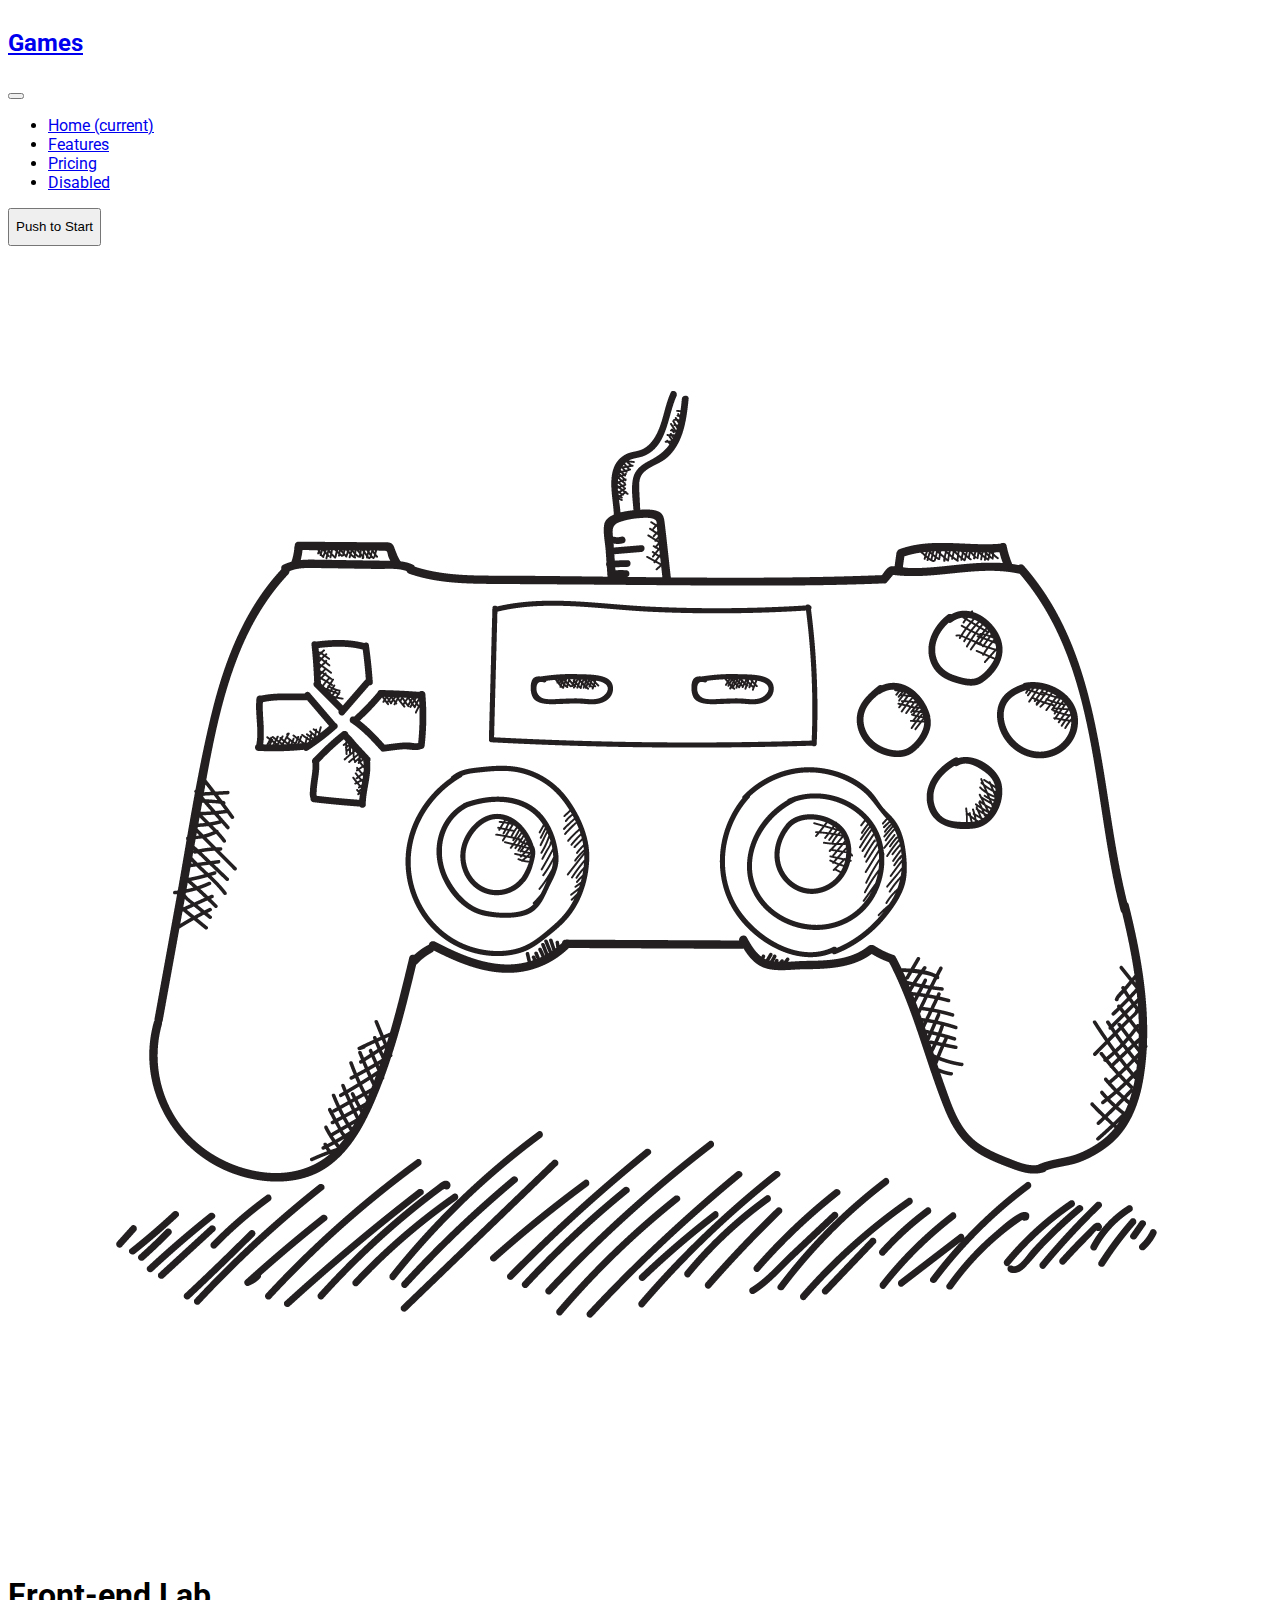
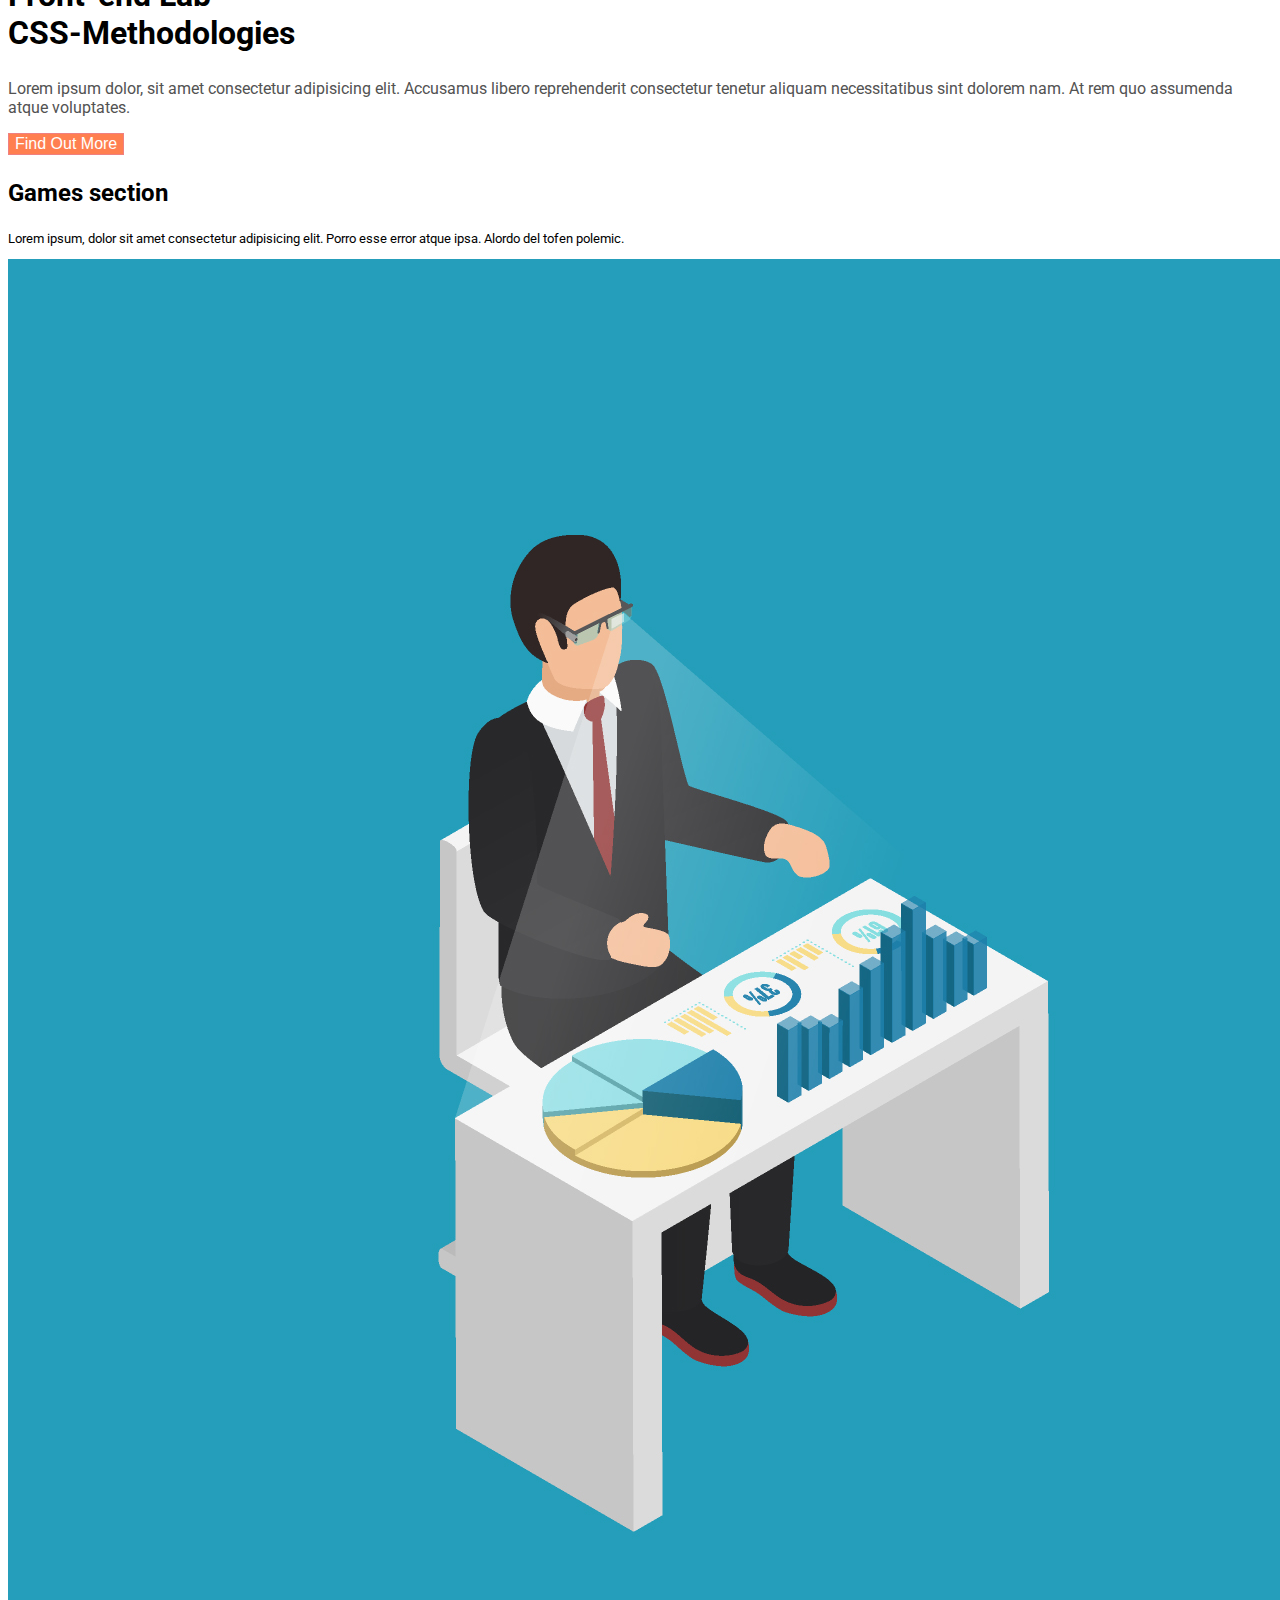
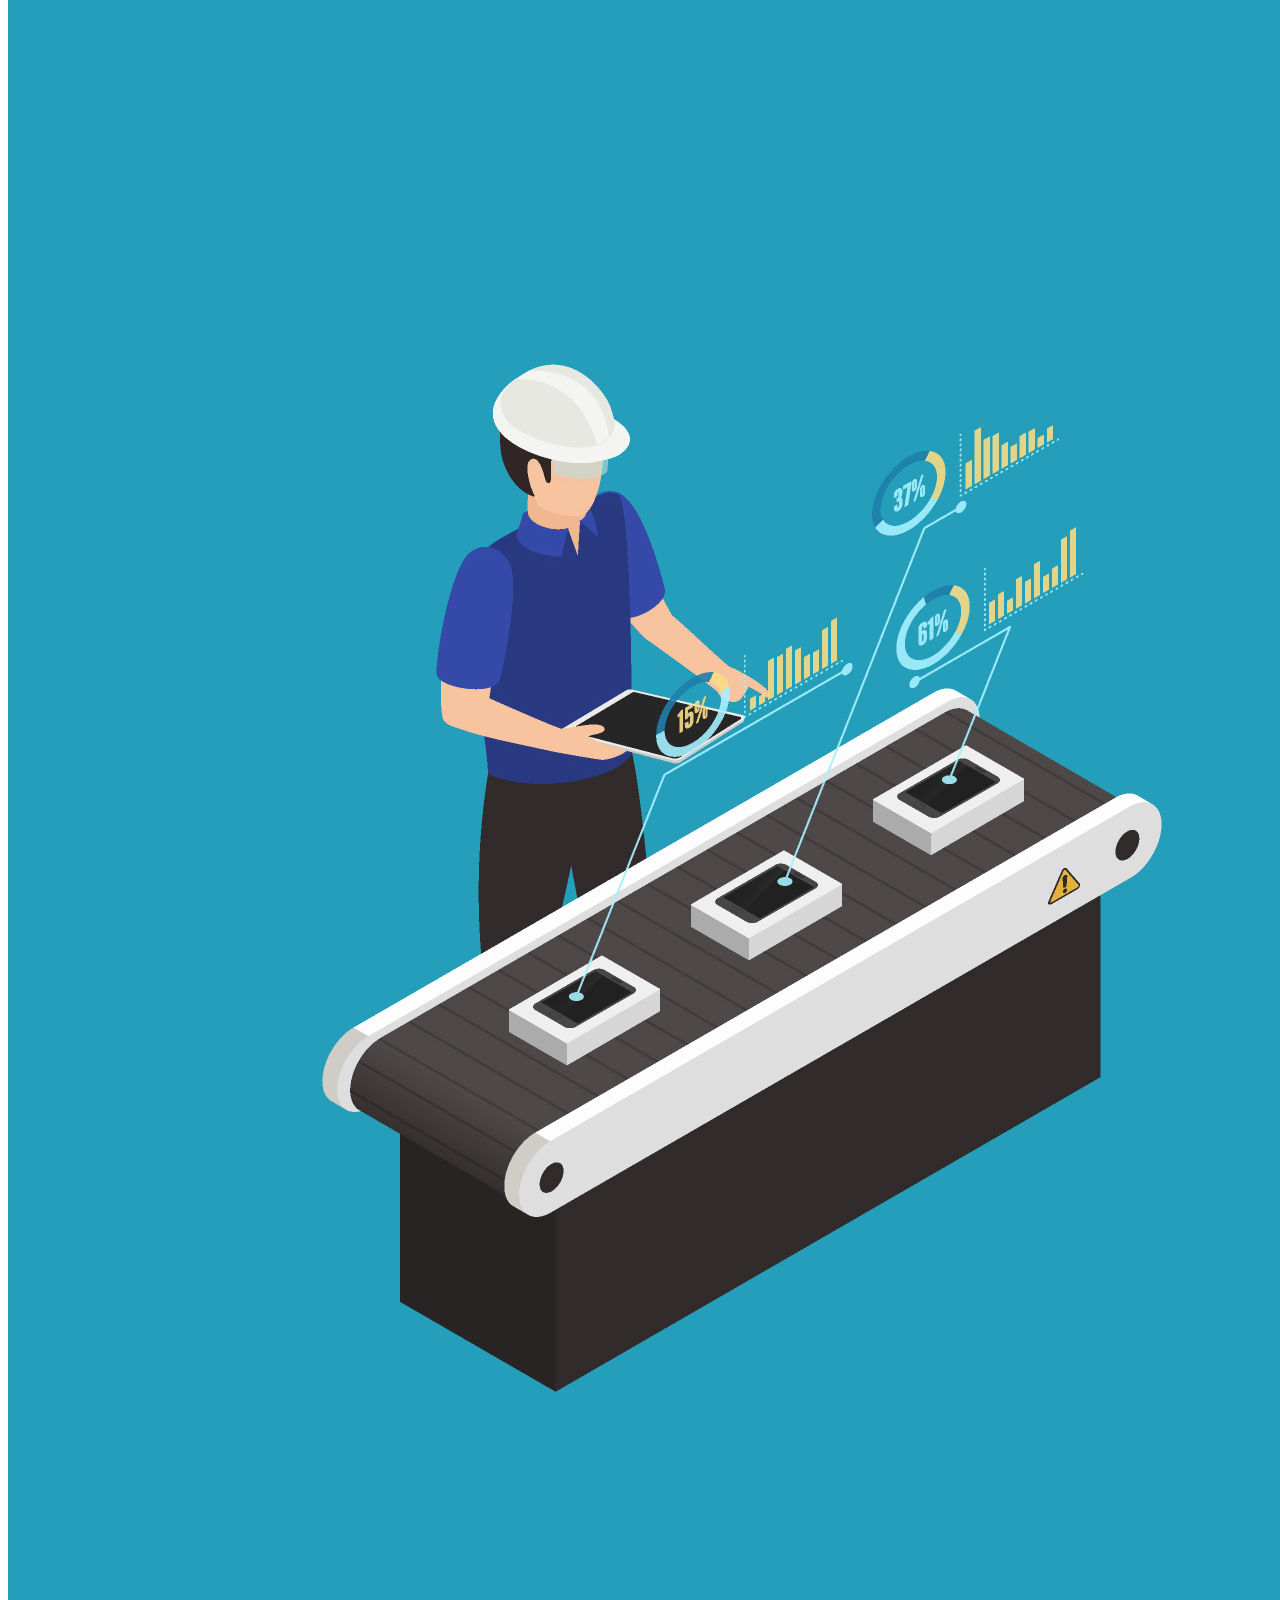
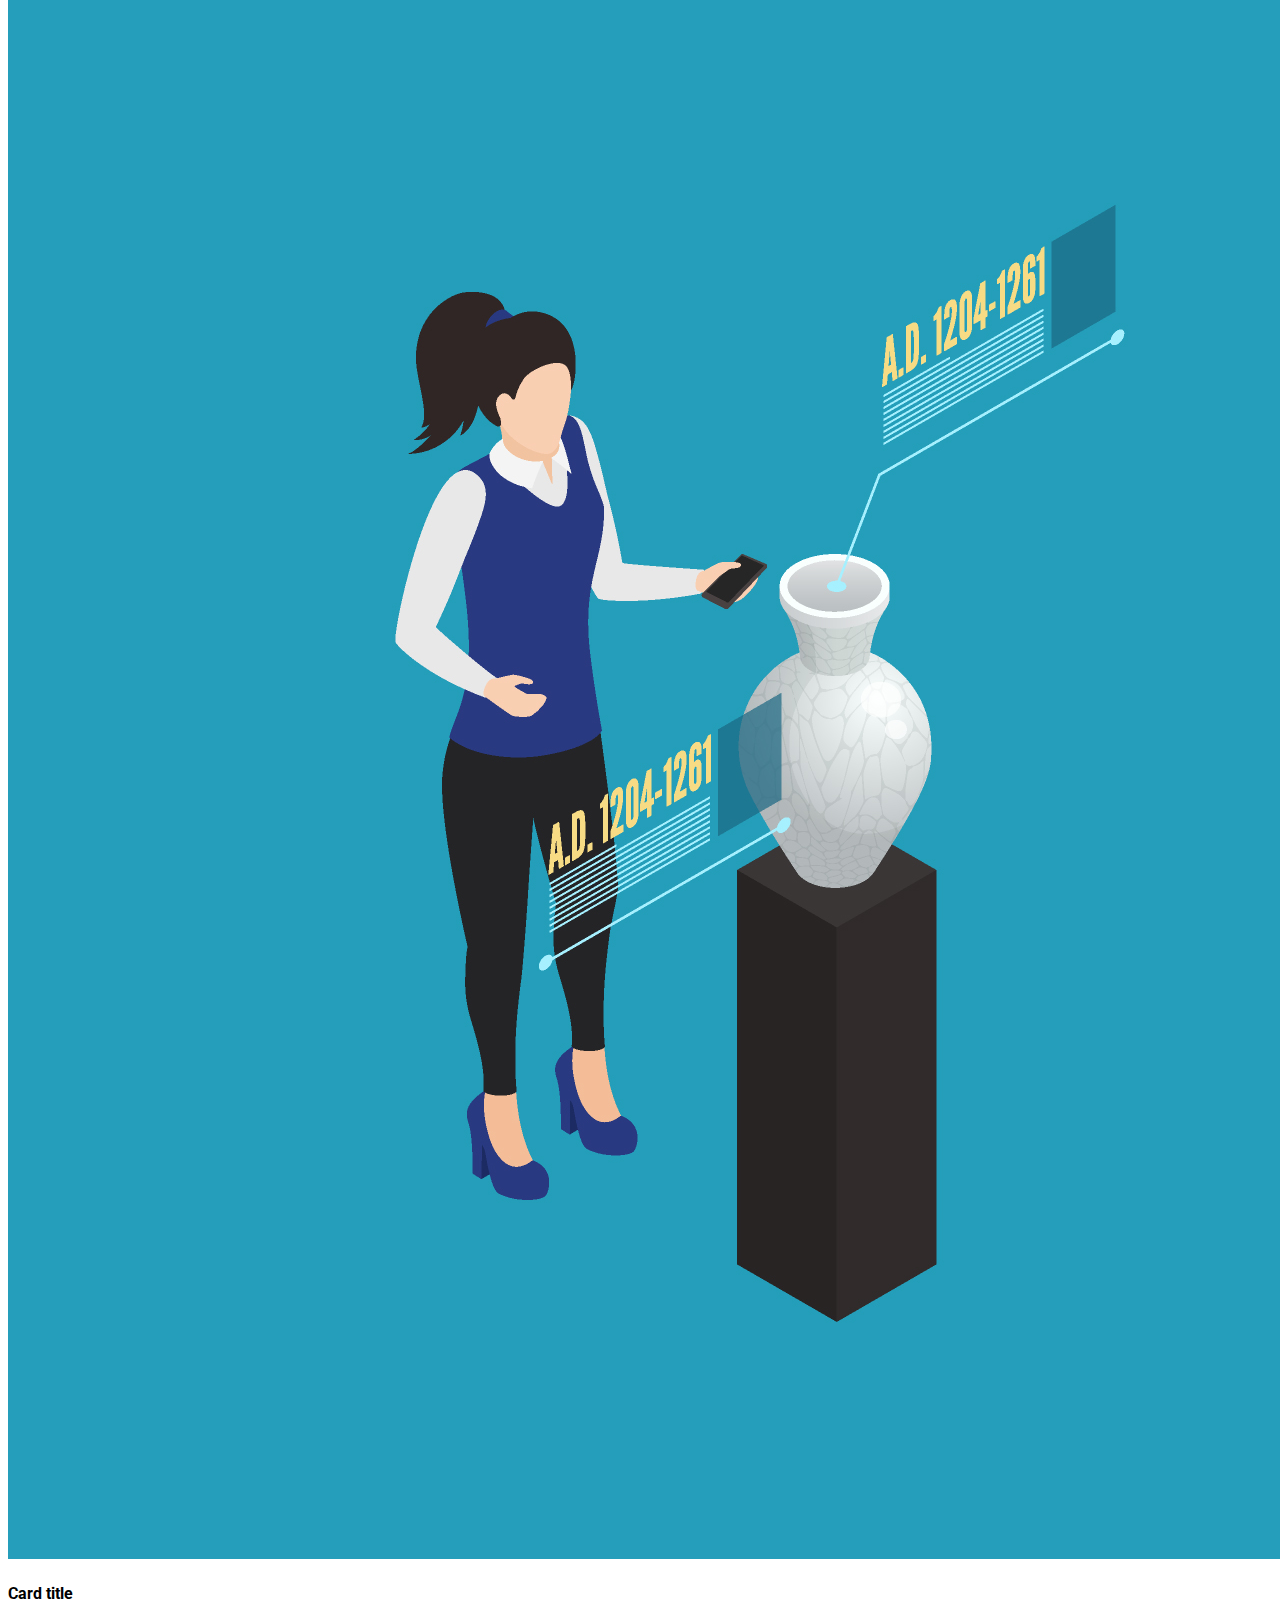
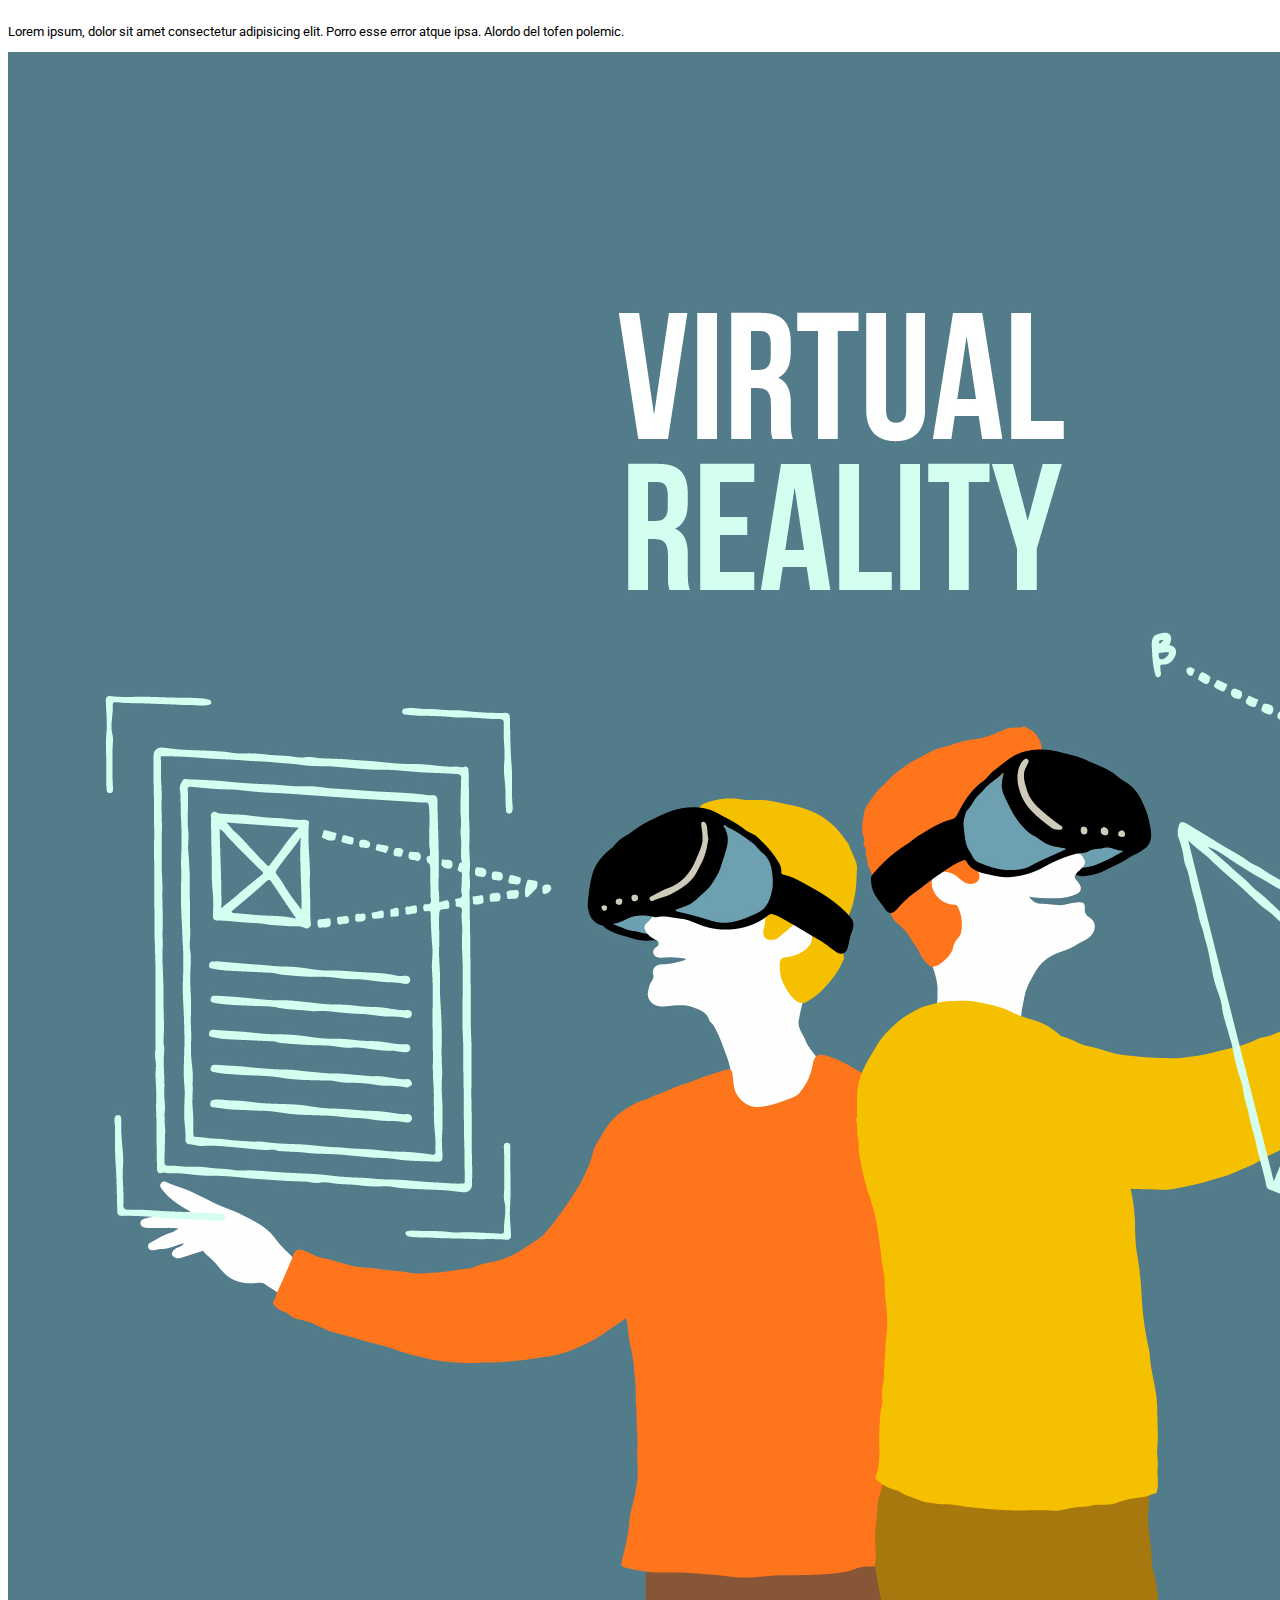
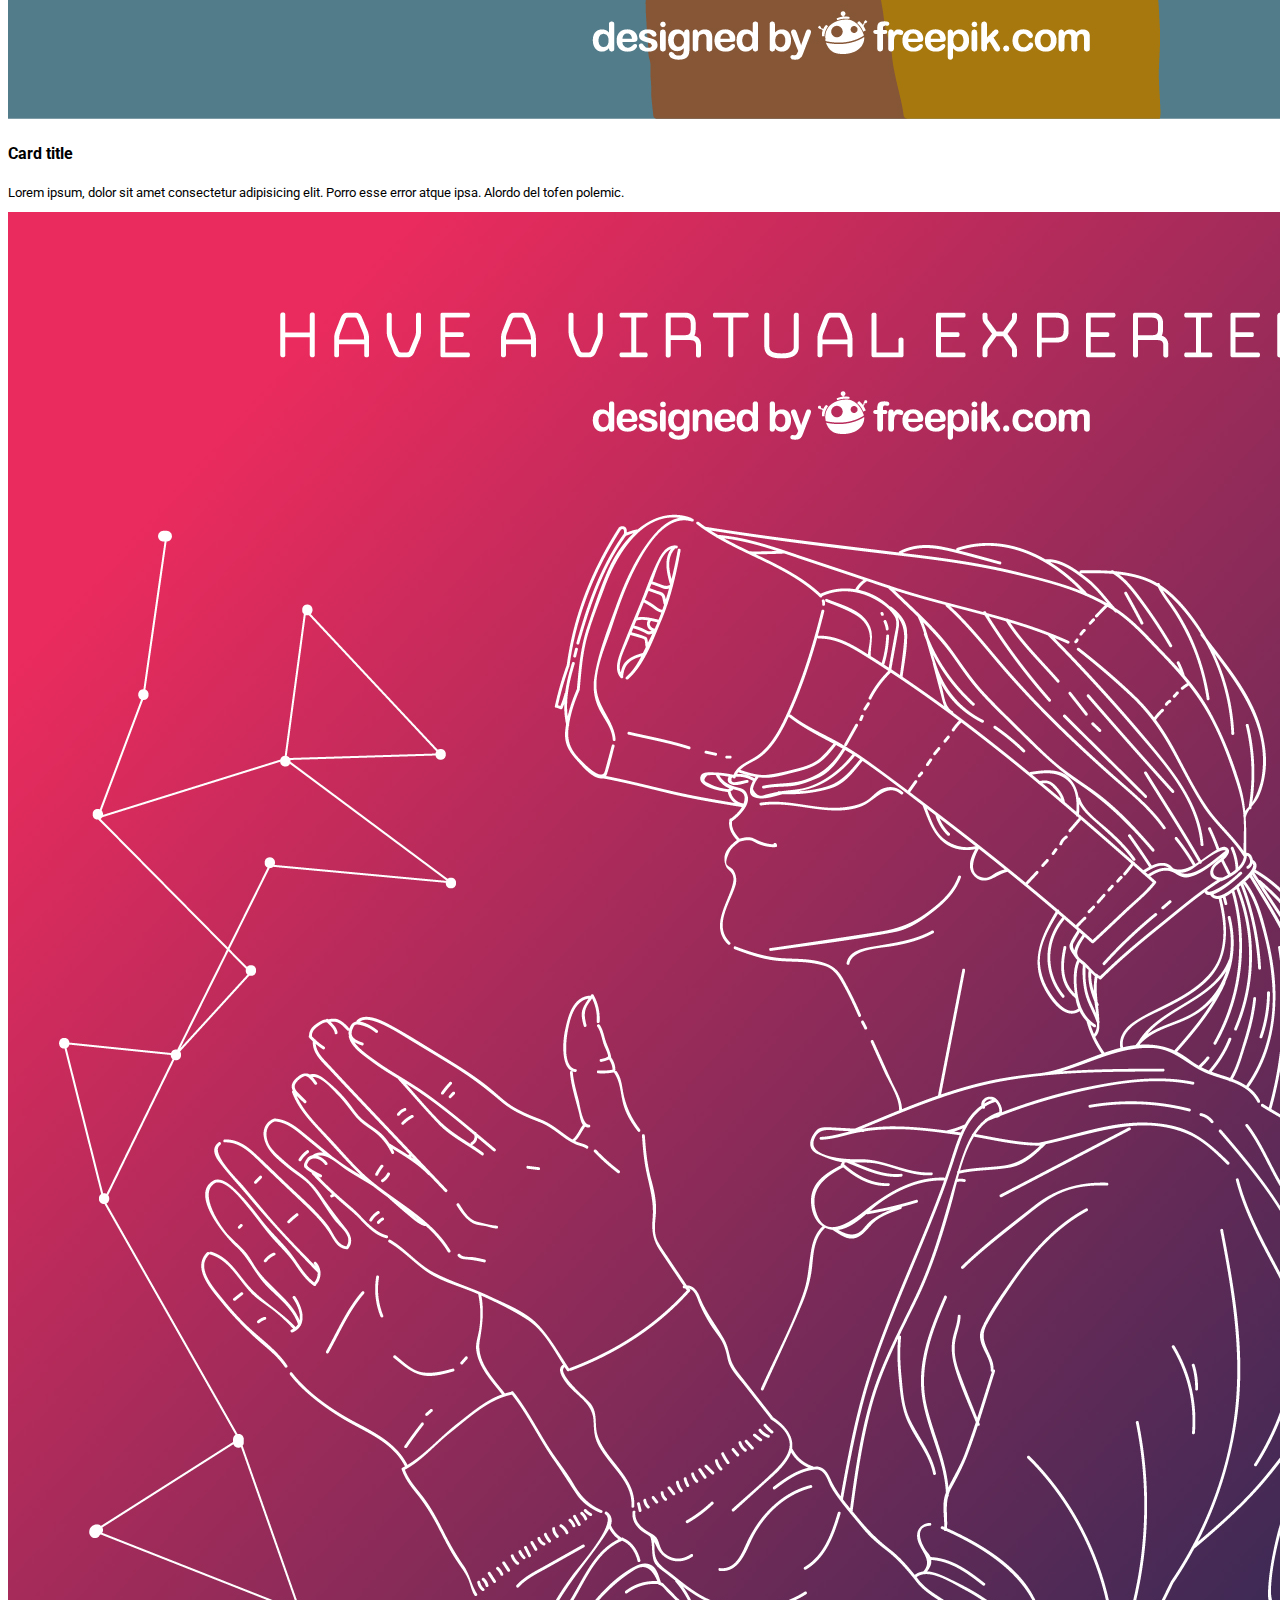
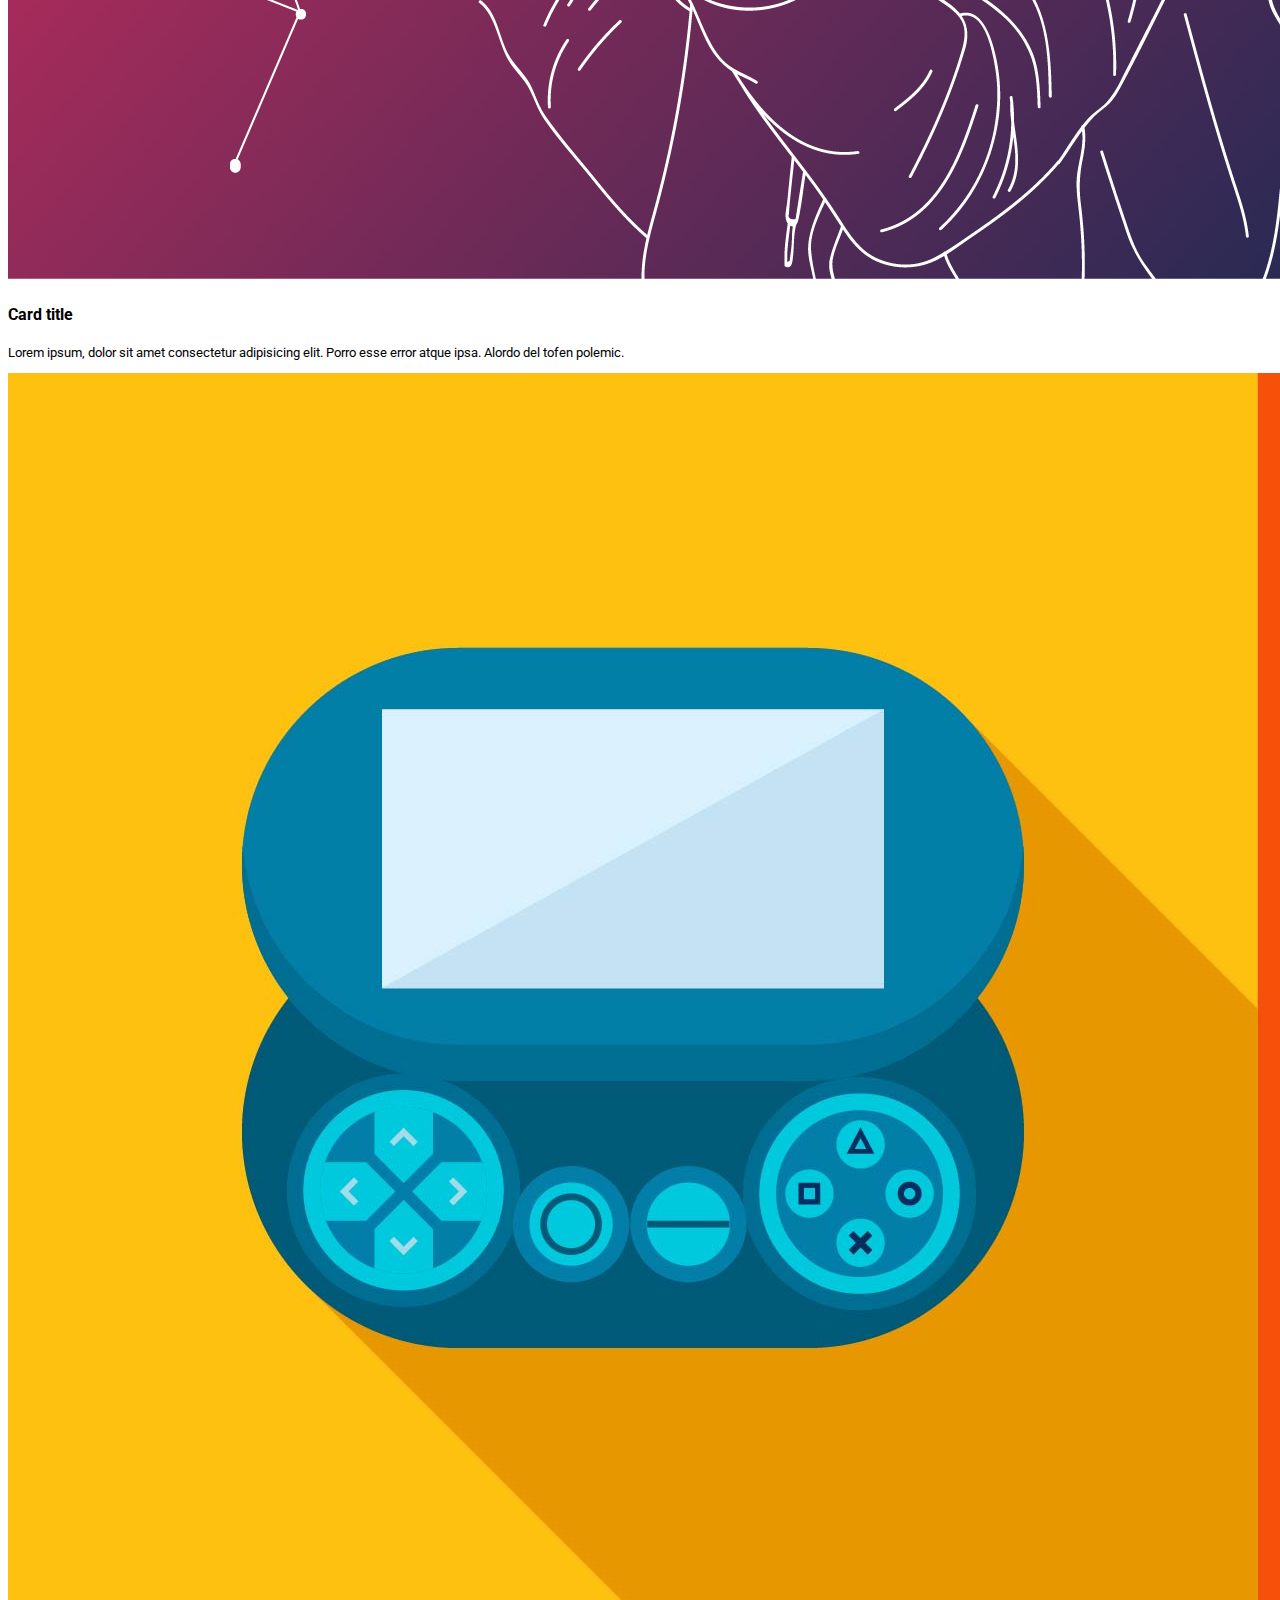
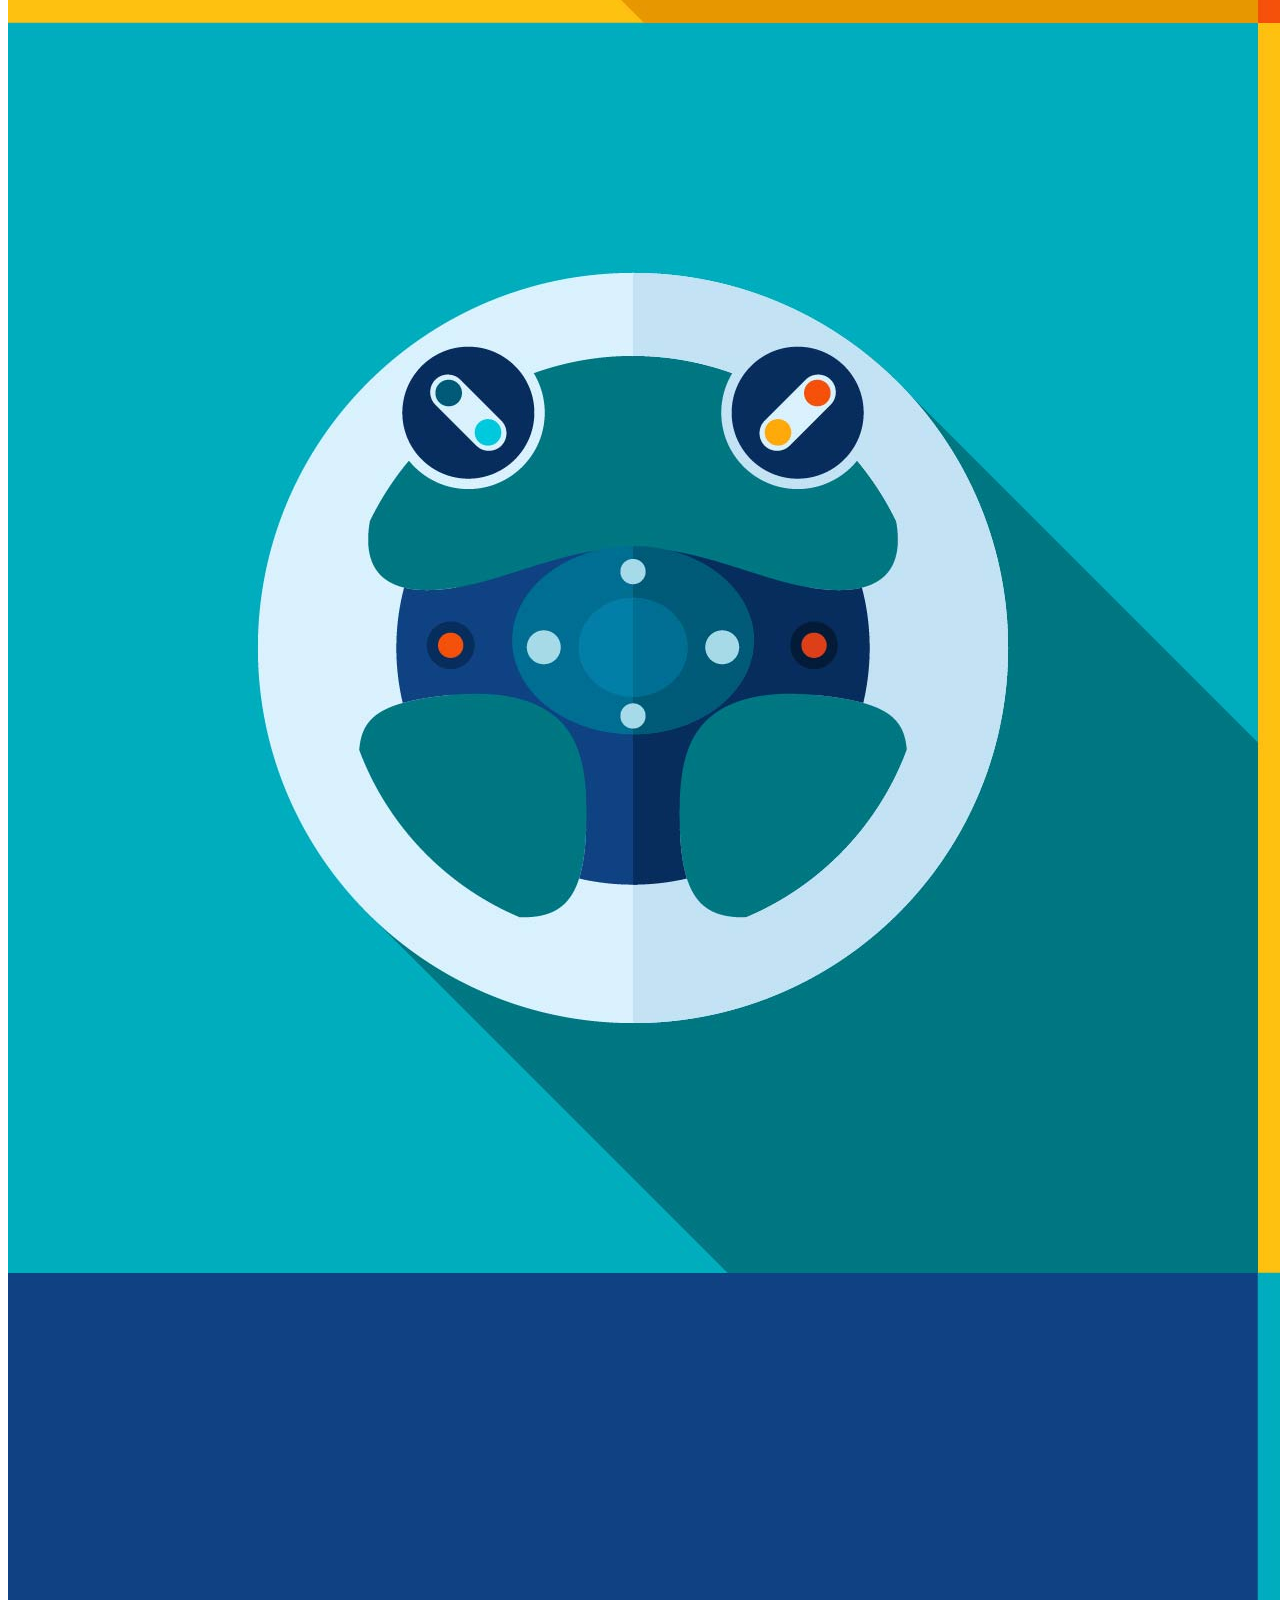
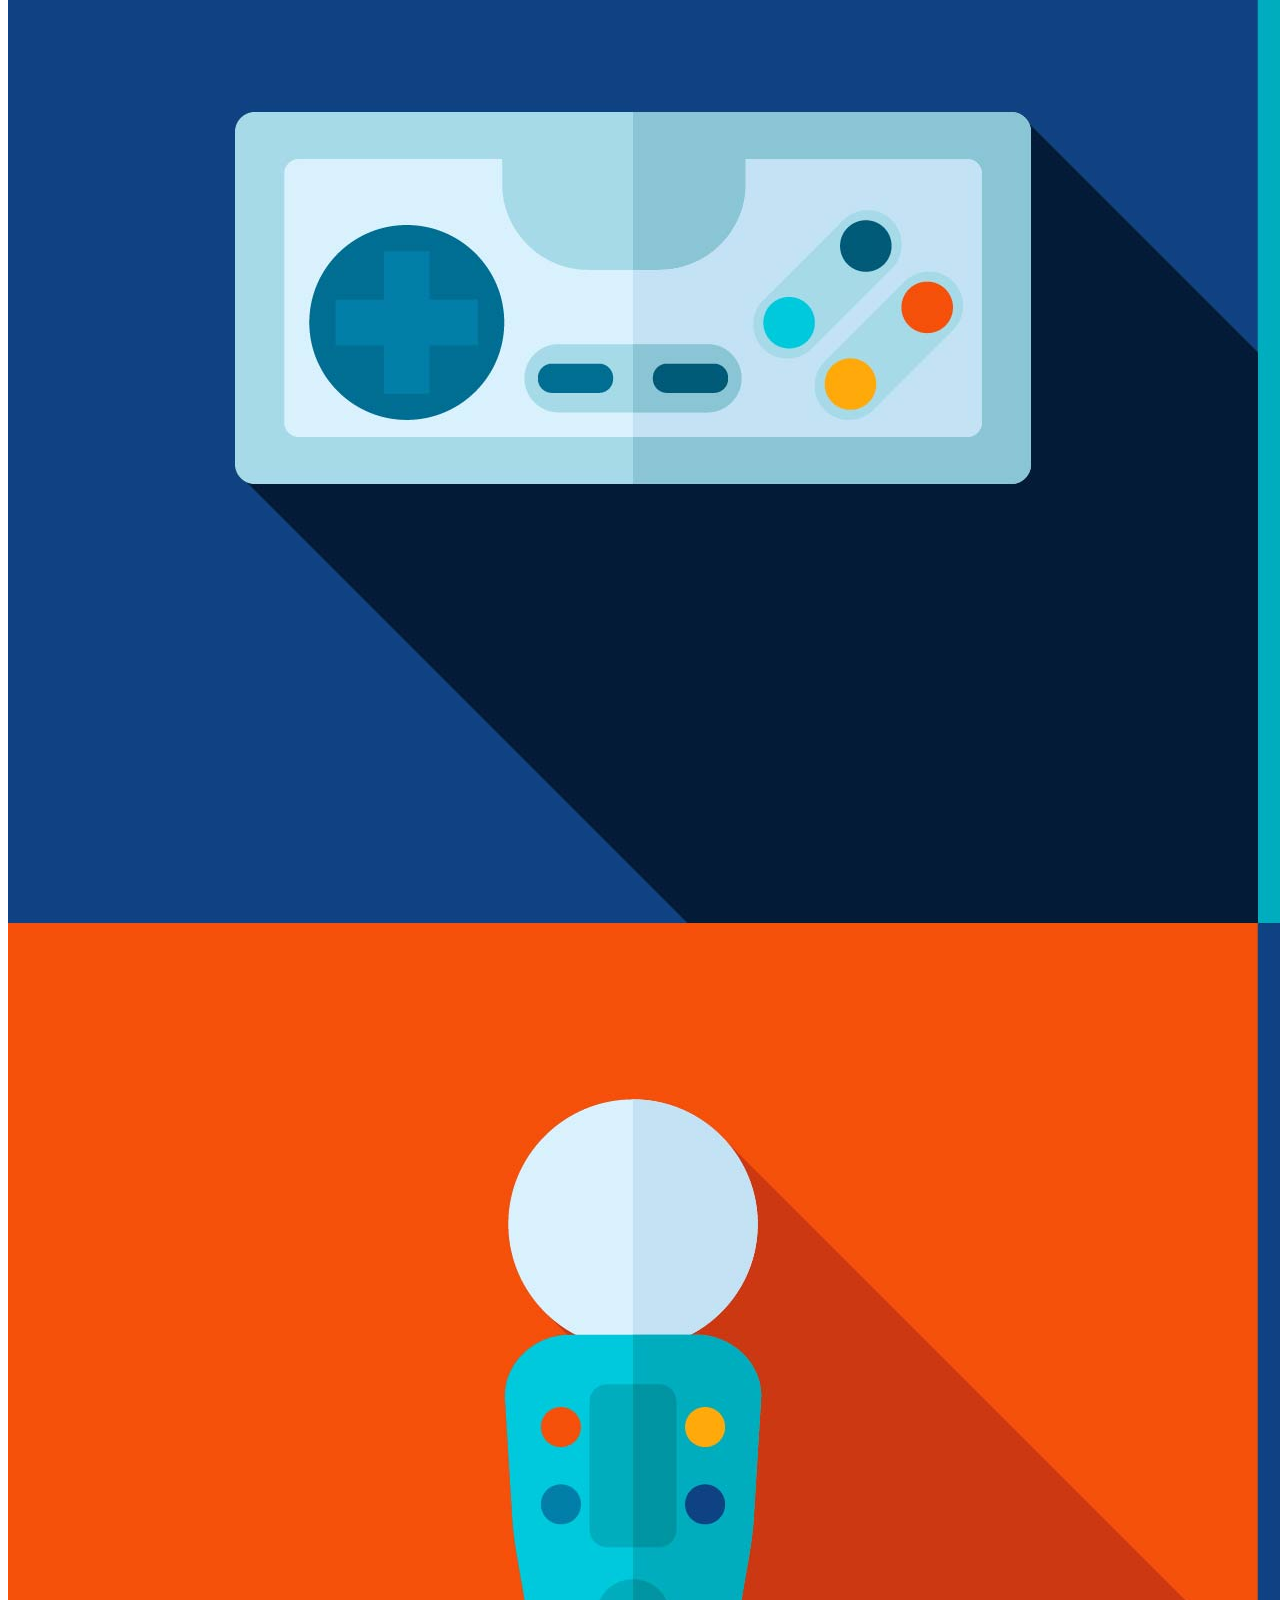
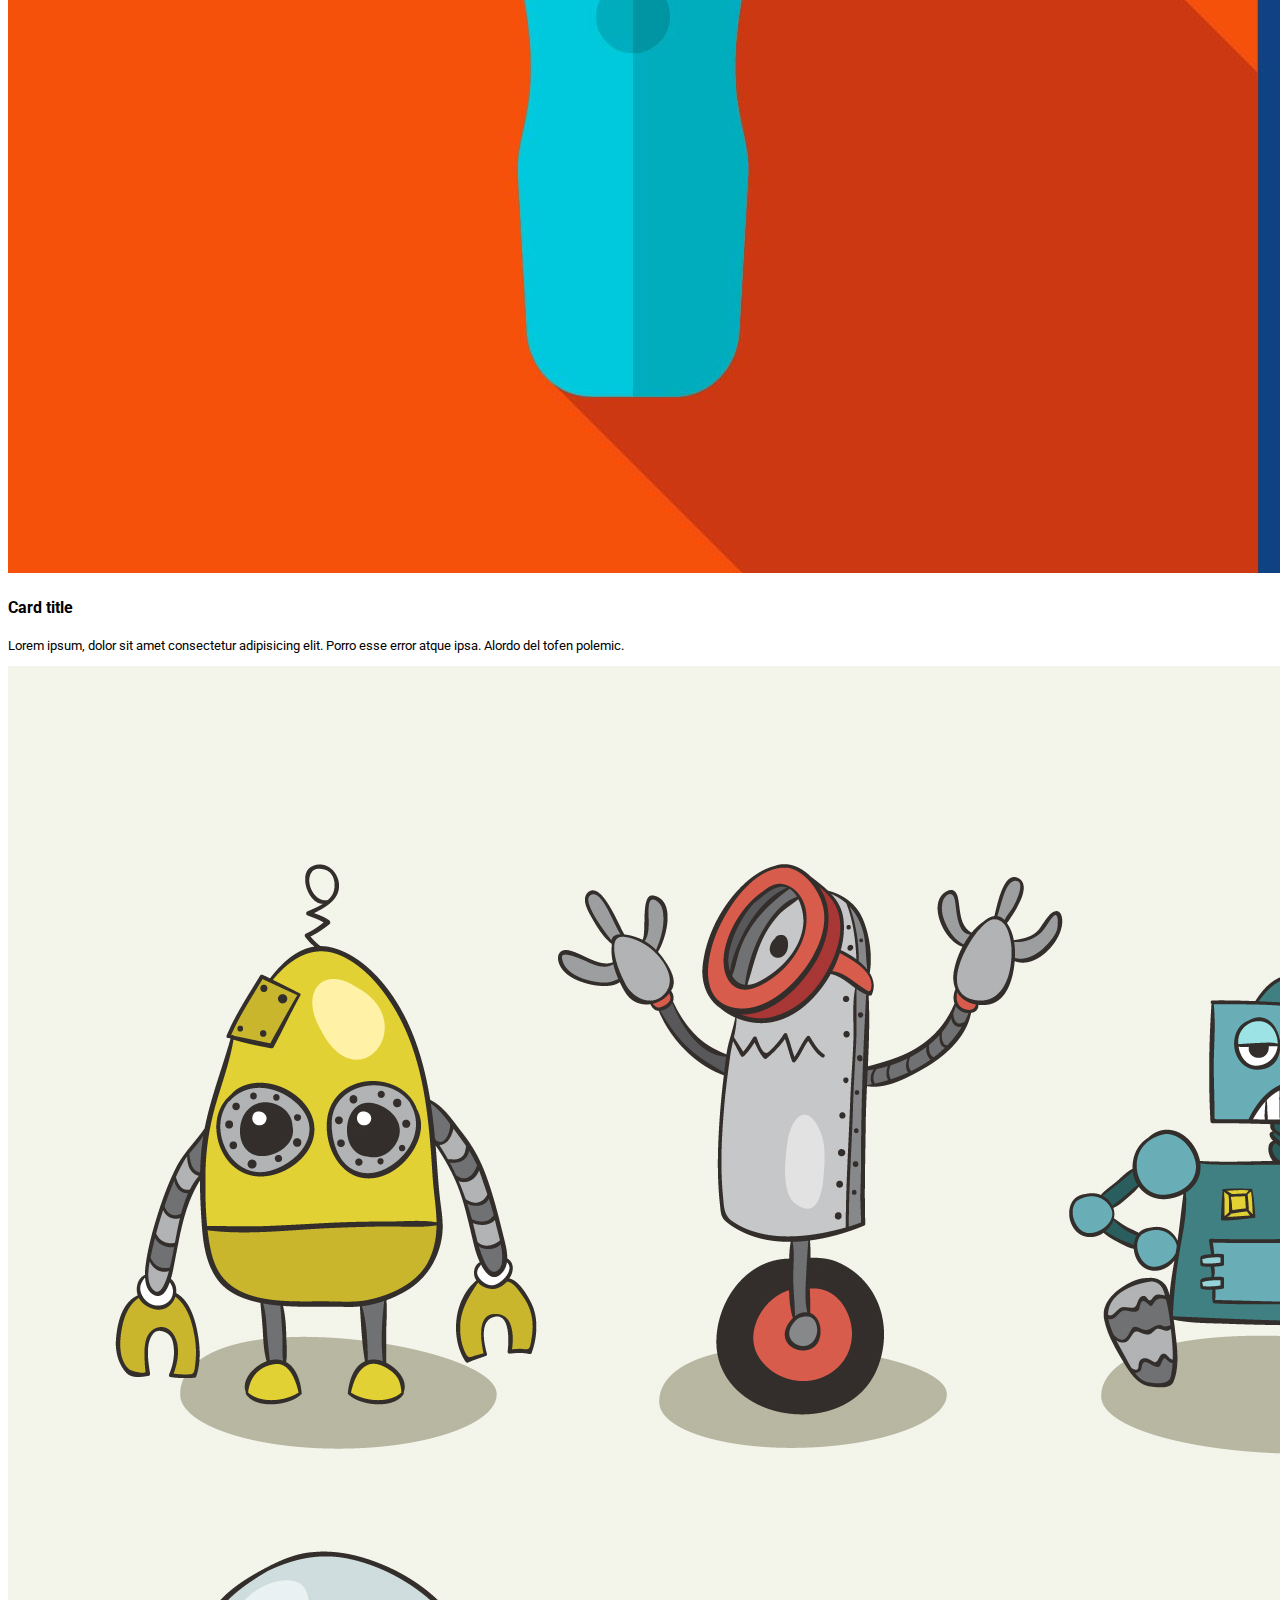
<file: gamescat/index.html>
<!DOCTYPE html>
<html lang="en">
  <head>
    <meta charset="UTF-8" />
    <meta http-equiv="X-UA-Compatible" content="IE=edge" />
    <meta
      name="viewport"
      content="width=device-width, initial-scale=1, shrink-to-fit=no"
    />
    <title>CSS Methodologies</title>
    <link
      rel="stylesheet"
      href="https://cdn.jsdelivr.net/npm/bootstrap@4.6.0/dist/css/bootstrap.min.css"
      integrity="sha384-B0vP5xmATw1+K9KRQjQERJvTumQW0nPEzvF6L/Z6nronJ3oUOFUFpCjEUQouq2+l"
      crossorigin="anonymous"
    />
    <link
      href="https://fonts.googleapis.com/css2?family=Roboto&display=swap"
      rel="stylesheet"
    />
    <link rel="stylesheet" href="./css/style.css" />
  </head>
  <body>
    <script
      src="https://code.jquery.com/jquery-3.5.1.slim.min.js"
      integrity="sha384-DfXdz2htPH0lsSSs5nCTpuj/zy4C+OGpamoFVy38MVBnE+IbbVYUew+OrCXaRkfj"
      crossorigin="anonymous"
    ></script>
    <script
      src="https://cdn.jsdelivr.net/npm/bootstrap@4.6.0/dist/js/bootstrap.bundle.min.js"
      integrity="sha384-Piv4xVNRyMGpqkS2by6br4gNJ7DXjqk09RmUpJ8jgGtD7zP9yug3goQfGII0yAns"
      crossorigin="anonymous"
    ></script>

    <header class="container-fluid col-md-10">
      <div class="row justify-content-center align-items-center">
        <nav
          class="
            navbar navbar-collapse navbar-light
            col-9 col-md-12
            navbar-expand-lg
            justify-content-between
          "
        >
          <h1>
            <a class="navbar-brand" href="#">Games</a>
          </h1>
          <button
            class="navbar-toggler d-lg-none d-xl-none"
            type="button"
            data-toggle="collapse"
            data-target="#navbarSupportedContent"
            aria-controls="navbarSupportedContent"
            aria-expanded="false"
            aria-label="Toggle navigation"
          >
            <span class="navbar-toggler-icon"></span>
          </button>

          <div class="collapse navbar-collapse" id="navbarSupportedContent">
            <ul class="navbar-nav mx-auto">
              <li class="nav-item active">
                <a class="nav-link" href="#"
                  >Home <span class="sr-only">(current)</span></a
                >
              </li>
              <li class="nav-item">
                <a class="nav-link" href="#">Features</a>
              </li>
              <li class="nav-item dropdown">
                <a class="nav-link" href="#">Pricing</a>
              </li>
              <li class="nav-item">
                <a class="nav-link disabled" href="#">Disabled</a>
              </li>
            </ul>
            <button class="btn-dark" type="button">Push to Start</button>
          </div>
        </nav>
      </div>
    </header>
    <main>
      <article class="container-fluid col-md-10">
        <div class="row justify-content-center align-items-center">
          <img
            class="col-9 col-md-5 order-md-2 pb-md-5 col-lg-7"
            src="./assets/hero-5.jpg"
            alt="dualshock"
          />
          <div class="col-9 col-md-7 order-md-1 pb-5 col-lg-5">
            <h2 class="main-title mb-4">
              Front-end Lab <br />
              CSS-Methodologies
            </h2>
            <p class="main-desc">
              Lorem ipsum dolor, sit amet consectetur adipisicing elit.
              Accusamus libero reprehenderit consectetur tenetur aliquam
              necessitatibus sint dolorem nam. At rem quo assumenda atque
              voluptates.
            </p>
            <button class="btn">Find Out More</button>
          </div>
        </div>
      </article>
      <section class="container-fluid bg-dark text-light">
        <div class="container-fluid">
          <div class="row justify-content-center text-center">
            <div class="col-10 pt-5 pb-3 col-md-6">
              <h3 class="sect-title">Games section</h3>
              <p class="sect-desc mx-2">
                Lorem ipsum, dolor sit amet consectetur adipisicing elit. Porro
                esse error atque ipsa. Alordo del tofen polemic.
              </p>
            </div>
            <div class="container-fluid col-md-11">
              <div class="row justify-content-center text-center">
                <article class="container-fluid col-md-6 col-lg-4">
                  <div class="row justify-content-center text-center">
                    <img
                      class="col-9 col-md-11 shadow px-0 rounded"
                      src="./assets/card/1.jpg"
                      alt="Intertaiment"
                    />
                    <div class="col-10 pt-3 pb-5">
                      <h4 class="card-title">Card title</h4>
                      <p class="card-desc mx-2">
                        Lorem ipsum, dolor sit amet consectetur adipisicing
                        elit. Porro esse error atque ipsa. Alordo del tofen
                        polemic.
                      </p>
                    </div>
                  </div>
                </article>
                <article class="container-fluid col-md-6 col-lg-4">
                  <div class="row justify-content-center text-center">
                    <img
                      class="col-9 col-md-11 shadow px-0 rounded"
                      src="./assets/card/2.jpg"
                      alt="VR"
                    />
                    <div class="col-10 pt-3 pb-5">
                      <h4 class="card-title">Card title</h4>
                      <p class="card-desc mx-2">
                        Lorem ipsum, dolor sit amet consectetur adipisicing
                        elit. Porro esse error atque ipsa. Alordo del tofen
                        polemic.
                      </p>
                    </div>
                  </div>
                </article>
                <article class="container-fluid col-md-6 col-lg-4">
                  <div class="row justify-content-center text-center">
                    <img
                      class="col-9 col-md-11 shadow px-0 rounded"
                      src="./assets/card/3.jpg"
                      alt="VR-Experience"
                    />
                    <div class="col-10 pt-3 pb-5">
                      <h4 class="card-title">Card title</h4>
                      <p class="card-desc mx-2">
                        Lorem ipsum, dolor sit amet consectetur adipisicing
                        elit. Porro esse error atque ipsa. Alordo del tofen
                        polemic.
                      </p>
                    </div>
                  </div>
                </article>
                <article class="container-fluid col-md-6 col-lg-4">
                  <div class="row justify-content-center text-center">
                    <img
                      class="col-9 col-md-11 shadow px-0 rounded"
                      src="./assets/card/4.jpg"
                      alt="Gaming Platforms"
                    />
                    <div class="col-10 pt-3 pb-5">
                      <h4 class="card-title">Card title</h4>
                      <p class="card-desc mx-2">
                        Lorem ipsum, dolor sit amet consectetur adipisicing
                        elit. Porro esse error atque ipsa. Alordo del tofen
                        polemic.
                      </p>
                    </div>
                  </div>
                </article>
                <article class="container-fluid col-md-6 col-lg-4">
                  <div class="row justify-content-center text-center">
                    <img
                      class="col-9 col-md-11 shadow px-0 rounded"
                      src="./assets/card/5.jpg"
                      alt="Robots"
                    />
                    <div class="col-10 pt-3 pb-5">
                      <h4 class="card-title">Card title</h4>
                      <p class="card-desc mx-2">
                        Lorem ipsum, dolor sit amet consectetur adipisicing
                        elit. Porro esse error atque ipsa. Alordo del tofen
                        polemic.
                      </p>
                    </div>
                  </div>
                </article>
                <article class="container-fluid col-md-6 col-lg-4">
                  <div class="row justify-content-center text-center">
                    <img
                      class="col-9 col-md-11 shadow px-0 rounded"
                      src="./assets/card/6.jpg"
                      alt="Game Devices"
                    />
                    <div class="col-10 pt-3 pb-5">
                      <h4 class="card-title">Card title</h4>
                      <p class="card-desc mx-2">
                        Lorem ipsum, dolor sit amet consectetur adipisicing
                        elit. Porro esse error atque ipsa. Alordo del tofen
                        polemic.
                      </p>
                    </div>
                  </div>
                </article>
              </div>
            </div>
          </div>
        </div>
      </section>
      <section class="container-fluid bg-light text-dark">
        <div class="container-fluid">
          <div class="row justify-content-center text-center">
            <div class="col-10 pt-5 pb-3">
              <h3 class="sect-title">Games section</h3>
              <p class="sect-desc mx-2">
                Lorem ipsum, dolor sit amet consectetur adipisicing elitesse.
              </p>
            </div>
            <div class="container-fluid col-md-11">
              <div class="row justify-content-center text-center">
                <article class="container-fluid col-md-6 col-lg-4">
                  <div class="row justify-content-center text-center">
                    <img
                      class="col-9 col-md-11 shadow px-0 rounded"
                      src="./assets/card/7.jpg"
                      alt="Game Consoles"
                    />
                    <div class="col-10 pt-3 pb-5">
                      <h4 class="card-title">Card title</h4>
                      <p class="card-desc mx-2">
                        Lorem ipsum, dolor sit amet consectetur adipisicing
                        elit. Porro esse error atque ipsa. Alordo del tofen
                        polemic.
                      </p>
                    </div>
                  </div>
                </article>
                <article class="container-fluid col-md-6 col-lg-4">
                  <div class="row justify-content-center text-center">
                    <img
                      class="col-9 col-md-11 shadow px-0 rounded"
                      src="./assets/card/8.jpg"
                      alt="Kart Racing"
                    />
                    <div class="col-10 pt-3 pb-5">
                      <h4 class="card-title">Card title</h4>
                      <p class="card-desc mx-2">
                        Lorem ipsum, dolor sit amet consectetur adipisicing
                        elit. Porro esse error atque ipsa. Alordo del tofen
                        polemic.
                      </p>
                    </div>
                  </div>
                </article>
                <article class="container-fluid col-md-6 col-lg-4">
                  <div class="row justify-content-center text-center">
                    <img
                      class="col-9 col-md-11 shadow px-0 rounded"
                      src="./assets/card/9.jpg"
                      alt="VR-Elements"
                    />
                    <div class="col-10 pt-3 pb-5">
                      <h4 class="card-title">Card title</h4>
                      <p class="card-desc mx-2">
                        Lorem ipsum, dolor sit amet consectetur adipisicing
                        elit. Porro esse error atque ipsa. Alordo del tofen
                        polemic.
                      </p>
                    </div>
                  </div>
                </article>
                <article class="container-fluid col-md-6 col-lg-4">
                  <div class="row justify-content-center text-center">
                    <img
                      class="col-9 col-md-11 shadow px-0 rounded"
                      src="./assets/card/10.jpg"
                      alt="Robo Guys"
                    />
                    <div class="col-10 pt-3 pb-5">
                      <h4 class="card-title">Card title</h4>
                      <p class="card-desc mx-2">
                        Lorem ipsum, dolor sit amet consectetur adipisicing
                        elit. Porro esse error atque ipsa. Alordo del tofen
                        polemic.
                      </p>
                    </div>
                  </div>
                </article>
                <article class="container-fluid col-md-6 col-lg-4">
                  <div class="row justify-content-center text-center">
                    <img
                      class="col-9 col-md-11 shadow px-0 rounded"
                      src="./assets/card/11.jpg"
                      alt="VR Boys"
                    />
                    <div class="col-10 pt-3 pb-5">
                      <h4 class="card-title">Card title</h4>
                      <p class="card-desc mx-2">
                        Lorem ipsum, dolor sit amet consectetur adipisicing
                        elit. Porro esse error atque ipsa. Alordo del tofen
                        polemic.
                      </p>
                    </div>
                  </div>
                </article>
                <article class="container-fluid col-md-6 col-lg-4">
                  <div class="row justify-content-center text-center">
                    <img
                      class="col-9 col-md-11 shadow px-0 rounded"
                      src="./assets/card/12.jpg"
                      alt="PC Gadgets"
                    />
                    <div class="col-10 pt-3 pb-5">
                      <h4 class="card-title">Card title</h4>
                      <p class="card-desc mx-2">
                        Lorem ipsum, dolor sit amet consectetur adipisicing
                        elit. Porro esse error atque ipsa. Alordo del tofen
                        polemic.
                      </p>
                    </div>
                  </div>
                </article>
              </div>
            </div>
          </div>
        </div>
      </section>
    </main>
    <footer class="container-fluid bg-dark text-light">
      <div class="container-fluid col-md-11">
        <div class="row justify-content-center">
          <section
            class="row justify-content-center col-10 col-md-12 pt-5 pb-2"
          >
            <div class="col-lg-6">
              <h4 class="ftr-title">Subscribe</h4>
              <p class="ftr-desc">
                Lorem ipsum, dolor sit amet consectetur adipisicing elit. Porro
                esse error atque ipsa. Alordo del tofen polemic.
              </p>
            </div>
            <div class="col-lg-6">
              <form action="#">
                <div class="form-group">
                  <input
                    type="email"
                    class="form-control"
                    id="exampleInputEmail1"
                    placeholder="Email Address"
                  />
                </div>
                <button type="submit" class="btn btn-ftr btn-block">
                  Subscribe
                </button>
              </form>
            </div>
            <p class="text-center ftr-sign pt-5">&copy;2021 Front-end Lab</p>
          </section>
        </div>
      </div>
    </footer>
  </body>
</html>
</file>
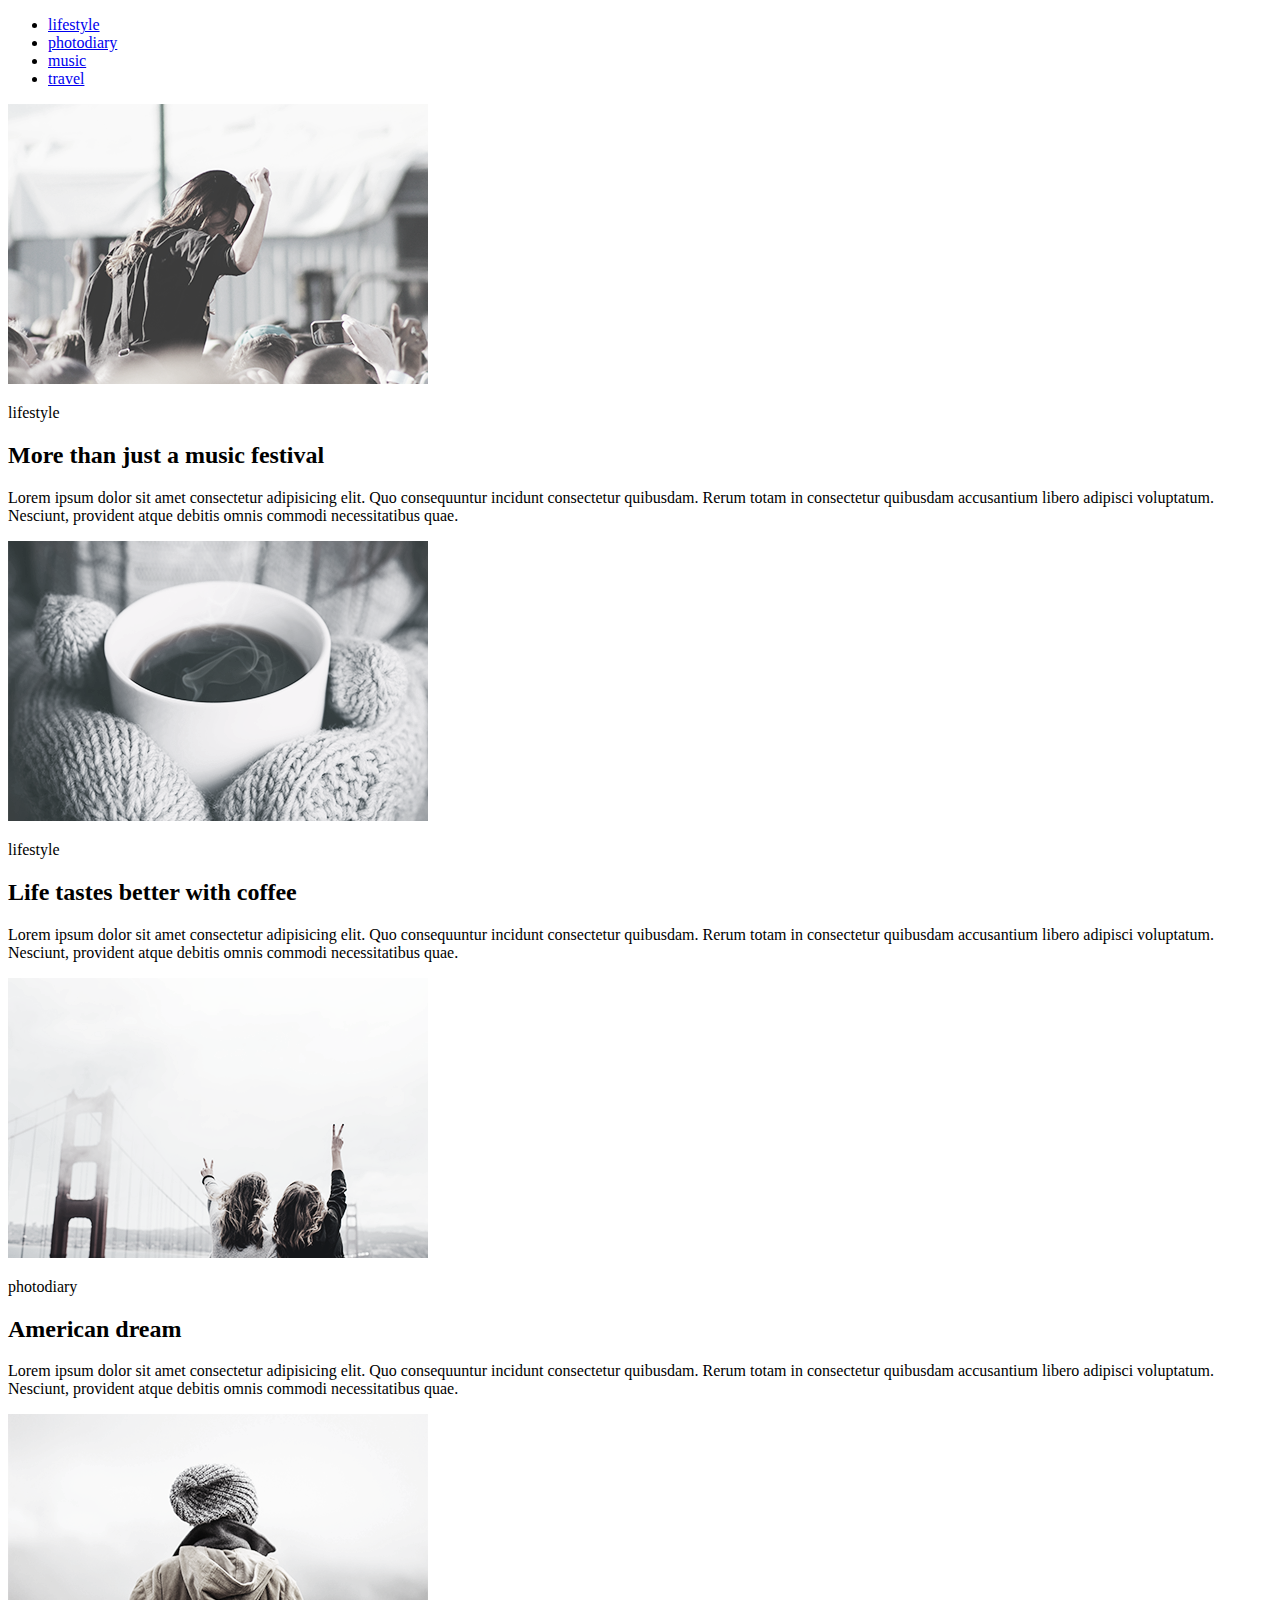
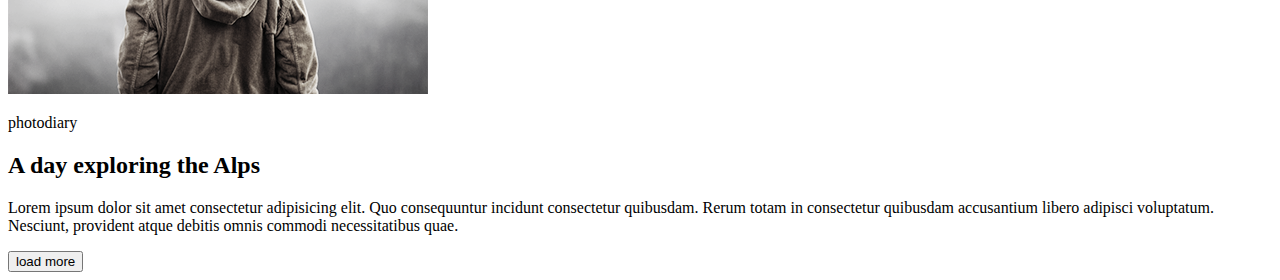
<file: mod-1(2)/index.html>
<!DOCTYPE html>
<html lang="en">
  <head>
    <meta charset="UTF-8" />
    <meta name="viewport" content="width=device-width, initial-scale=1.0" />
    <meta http-equiv="X-UA-Compatible" content="ie=edge" />
    <title>Homework-1</title>
  </head>
  <body>
    <header>
      <nav>
        <ul>
          <li><a href="#">lifestyle</a></li>
          <li><a href="#">photodiary</a></li>
          <li><a href="#">music</a></li>
          <li><a href="#">travel</a></li>
        </ul>
      </nav>
    </header>
    <main>
      <article>
        <img src="./img/1.png" alt="musicfest" height="280" width="420" />
        <p>lifestyle</p>
        <h2>More than just a music festival</h2>
        <p>
          Lorem ipsum dolor sit amet consectetur adipisicing elit. Quo
          consequuntur incidunt consectetur quibusdam. Rerum totam in
          consectetur quibusdam accusantium libero adipisci voluptatum.
          Nesciunt, provident atque debitis omnis commodi necessitatibus quae.
        </p>
      </article>
      <article>
        <img src="./img/2.png" alt="coffee" height="280" width="420" />
        <p>lifestyle</p>
        <h2>Life tastes better with coffee</h2>
        <p>
          Lorem ipsum dolor sit amet consectetur adipisicing elit. Quo
          consequuntur incidunt consectetur quibusdam. Rerum totam in
          consectetur quibusdam accusantium libero adipisci voluptatum.
          Nesciunt, provident atque debitis omnis commodi necessitatibus quae.
        </p>
      </article>
      <article>
        <img
          src="./img/3.png"
          alt="goldenbridgeusadream"
          height="280"
          width="420"
        />
        <p>photodiary</p>
        <h2>American dream</h2>
        <p>
          Lorem ipsum dolor sit amet consectetur adipisicing elit. Quo
          consequuntur incidunt consectetur quibusdam. Rerum totam in
          consectetur quibusdam accusantium libero adipisci voluptatum.
          Nesciunt, provident atque debitis omnis commodi necessitatibus quae.
        </p>
      </article>
      <article>
        <img src="./img/4.png" alt="strongperson" height="280" width="420" />
        <p>photodiary</p>
        <h2>A day exploring the Alps</h2>
        <p>
          Lorem ipsum dolor sit amet consectetur adipisicing elit. Quo
          consequuntur incidunt consectetur quibusdam. Rerum totam in
          consectetur quibusdam accusantium libero adipisci voluptatum.
          Nesciunt, provident atque debitis omnis commodi necessitatibus quae.
        </p>
      </article>
      <button>load more</button>
    </main>
  </body>
</html>
</file>
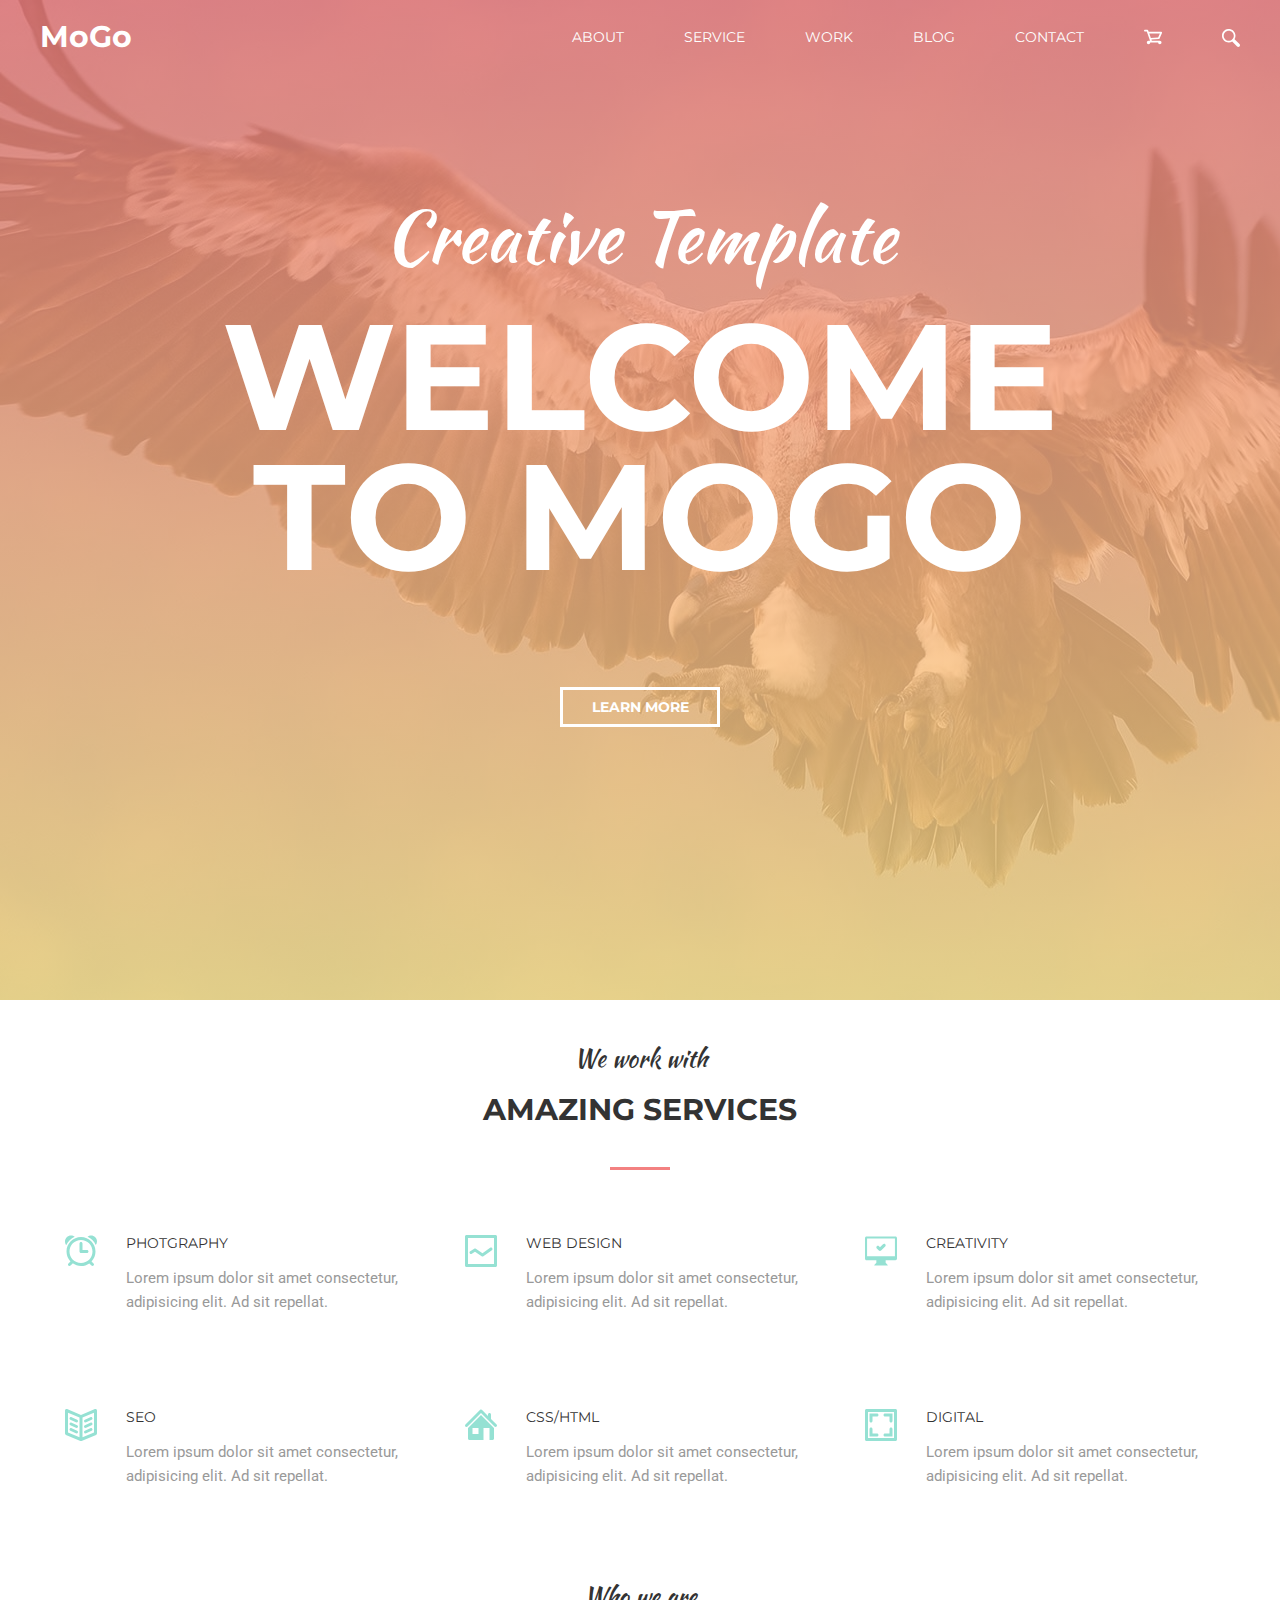
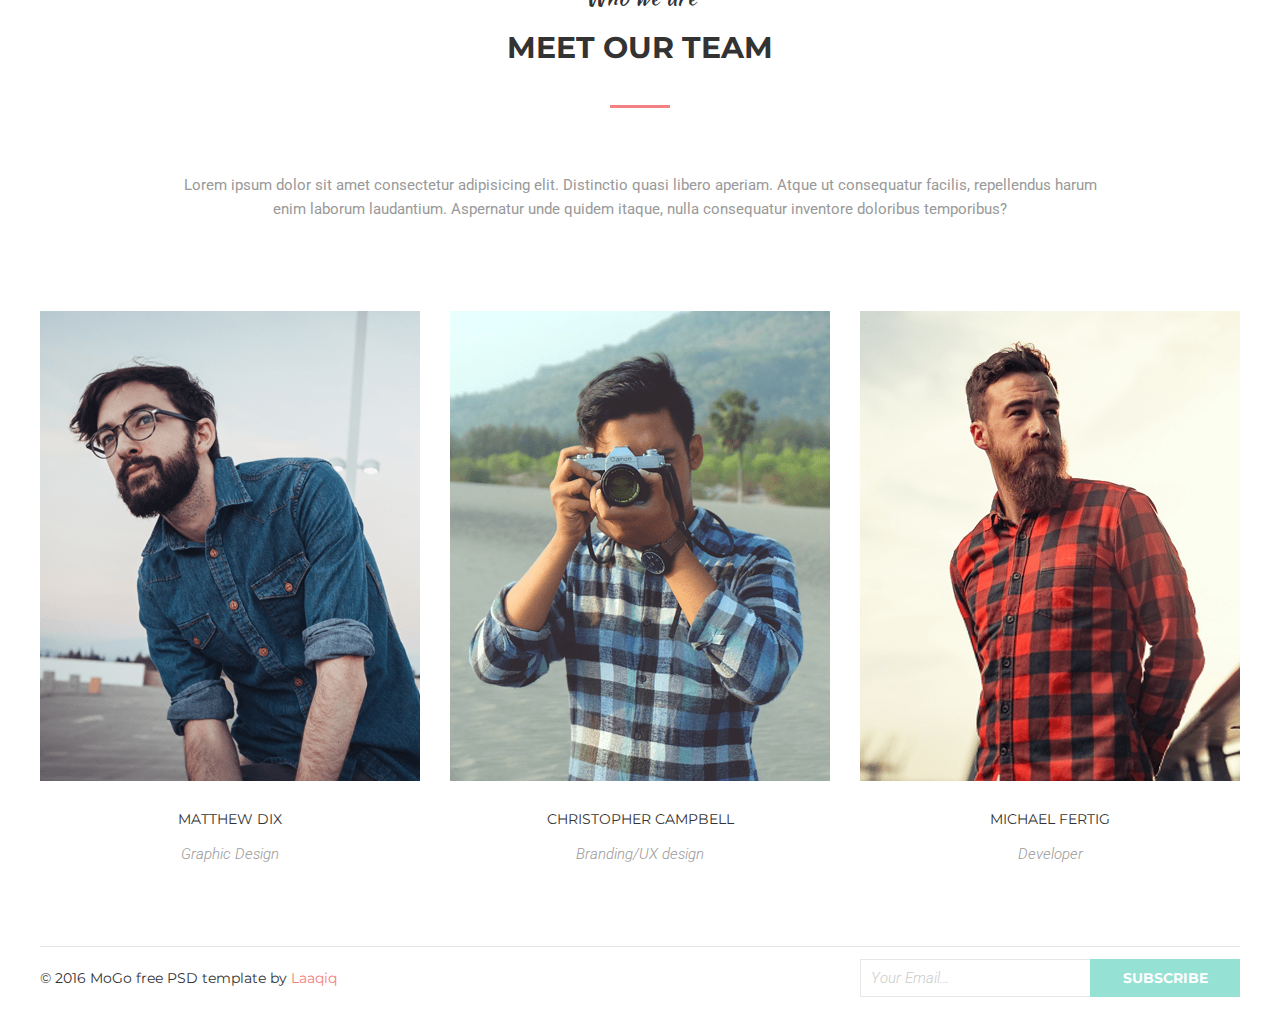
<file: mod-10/index.html>
<!DOCTYPE html>
<html lang="en">
  <head>
    <meta charset="UTF-8" />
    <meta name="viewport" content="width=device-width, initial-scale=1.0" />
    <meta http-equiv="X-UA-Compatible" content="ie=edge" />
    <title>HM-10</title>
    <link rel="stylesheet" href="./css/style.css" />
  </head>
  <body>
    <div class="banner">
      <div class="page-wrapper">
        <header class="header">
          <h1 class="logotype">
            <a class="link logotype__link" href="#">MoGo</a>
          </h1>
          <nav class="nav">
            <ul class="nav-menu">
              <li class="nav-menu__item">
                <a class="link nav-menu__link" href="#">about</a>
              </li>
              <li class="nav-menu__item">
                <a class="link nav-menu__link" href="#">service</a>
              </li>
              <li class="nav-menu__item">
                <a class="link nav-menu__link" href="#">work</a>
              </li>
              <li class="nav-menu__item">
                <a class="link nav-menu__link" href="#">blog</a>
              </li>
              <li class="nav-menu__item">
                <a class="link nav-menu__link" href="#">contact</a>
              </li>
              <li class="nav-menu__item">
                <button class="nav-menu__link-icon" type="button">
                  <svg class="menu-icon">
                    <use href="./img/icons/sprite.svg#cart"></use>
                  </svg>
                </button>
              </li>
              <li class="nav-menu__item">
                <button class="link nav-menu__link-icon" type="button">
                  <svg class="menu-icon">
                    <use href="./img/icons/sprite.svg#glass"></use>
                  </svg>
                </button>
              </li>
            </ul>
          </nav>
        </header>
        <section class="banner-section flex-section">
          <h2 class="banner-title flex-section">
            <span class="banner-title__span banner-title__span_kaushan-style"
              >Creative Template</span
            >
            <span class="banner-title__span banner-title__span_montserrat-large"
              >welcome to mogo</span
            >
          </h2>
          <a class="link banner-btn-link" href="#">learn more</a>
        </section>
      </div>
    </div>
    <div class="page-wrapper">
      <main>
        <section class="page-wrapper__amaz-serv-section">
          <h2 class="mainblk-title flex-section aftereffectline">
            <span class="mainblk-title__span mainblk-title__span_kaushan-style"
              >We work with</span
            >
            <span class="mainblk-title__span-montserrat">amazing services</span>
          </h2>
          <div class="services">
            <article class="article services">
              <svg class="article__icon">
                <use href="./img/icons/sprite.svg#clock"></use>
              </svg>
              <div class="article__txt">
                <h3 class="h3-title">photgraphy</h3>
                <p class="p-txt">
                  Lorem ipsum dolor sit amet consectetur, adipisicing elit. Ad
                  sit repellat.
                </p>
              </div>
            </article>
            <article class="article services">
              <svg class="article__icon">
                <use href="./img/icons/sprite.svg#line_in_box"></use>
              </svg>
              <div class="article__txt">
                <h3 class="h3-title">web design</h3>
                <p class="p-txt">
                  Lorem ipsum dolor sit amet consectetur, adipisicing elit. Ad
                  sit repellat.
                </p>
              </div>
            </article>
            <article class="article services">
              <svg class="article__icon">
                <use href="./img/icons/sprite.svg#computer"></use>
              </svg>
              <div class="article__txt">
                <h3 class="h3-title">creativity</h3>
                <p class="p-txt">
                  Lorem ipsum dolor sit amet consectetur, adipisicing elit. Ad
                  sit repellat.
                </p>
              </div>
            </article>
            <article class="article services">
              <svg class="article__icon">
                <use href="./img/icons/sprite.svg#book"></use>
              </svg>
              <div class="article__txt">
                <h3 class="h3-title">seo</h3>
                <p class="p-txt">
                  Lorem ipsum dolor sit amet consectetur, adipisicing elit. Ad
                  sit repellat.
                </p>
              </div>
            </article>
            <article class="article services">
              <svg class="article__icon">
                <use href="./img/icons/sprite.svg#home"></use>
              </svg>
              <div class="article__txt">
                <h3 class="h3-title">css/html</h3>
                <p class="p-txt">
                  Lorem ipsum dolor sit amet consectetur, adipisicing elit. Ad
                  sit repellat.
                </p>
              </div>
            </article>
            <article class="article services">
              <svg class="article__icon">
                <use href="./img/icons/sprite.svg#image_in_box"></use>
              </svg>
              <div class="article__txt">
                <h3 class="h3-title">digital</h3>
                <p class="p-txt">
                  Lorem ipsum dolor sit amet consectetur, adipisicing elit. Ad
                  sit repellat.
                </p>
              </div>
            </article>
          </div>
        </section>
        <section class="page-wrapper__meet-our-team">
          <h2 class="mainblk-title flex-section aftereffectline">
            <span class="mainblk-title__span mainblk-title__span_kaushan-style"
              >Who we are</span
            >
            <span class="mainblk-title__span-montserrat">meet our team</span>
          </h2>
          <p class="p-txt about-team">
            Lorem ipsum dolor sit amet consectetur adipisicing elit. Distinctio
            quasi libero aperiam. Atque ut consequatur facilis, repellendus
            harum enim laborum laudantium. Aspernatur unde quidem itaque, nulla
            consequatur inventore doloribus temporibus?
          </p>
          <div class="our-team">
            <figure class="person-card">
              <div class="person-card__img-container">
                <div class="img-settings">
                  <img
                    class="img-settings__img"
                    srcset="
                      img/teammates/Matt.png    380w,
                      img/teammates/Matt@2x.png 760w
                    "
                    src="./img//teammates//Matt.png"
                    sizes="380px"
                    height="470"
                    alt="matt-default"
                  />
                  <div class="img-settings__overlay-card">
                    <div class="overlay-icons">
                      <a class="btn overlay-icons" href="#"
                        ><svg class="social-icon">
                          <use
                            href="./img/icons/sprite.svg#facebook"
                          ></use></svg
                      ></a>
                      <!-- <div class="line"></div> -->
                      <a class="btn overlay-icons" href="#"
                        ><svg class="social-icon">
                          <use href="./img/icons/sprite.svg#twitter"></use></svg
                      ></a>
                      <!-- <div class="line"></div> -->
                      <a class="btn overlay-icons" href="#"
                        ><svg class="social-icon">
                          <use
                            href="./img/icons/sprite.svg#pinterest"
                          ></use></svg
                      ></a>
                      <!-- <div class="line"></div> -->
                      <a class="btn overlay-icons" href="#"
                        ><svg class="social-icon">
                          <use
                            href="./img/icons/sprite.svg#instagram"
                          ></use></svg
                      ></a>
                    </div>
                  </div>
                </div>
              </div>
              <figcaption class="person-card__descr">
                <h3 class="h3-title person-card-title">matthew dix</h3>
                <p class="p-txt person-card-txt">Graphic Design</p>
              </figcaption>
            </figure>
            <figure class="person-card">
              <div class="person-card__img-container">
                <div class="img-settings">
                  <img
                    class="img-settings__img"
                    srcset="
                      img/teammates/Chris.png    380w,
                      img/teammates/Chris@2x.png 760w
                    "
                    src="./img//teammates//Chris.png"
                    sizes="380px"
                    height="470"
                    alt="chris-default"
                  />
                  <div class="img-settings__overlay-card">
                    <div class="overlay-icons">
                      <a class="btn overlay-icons" href="#"
                        ><svg class="social-icon">
                          <use
                            href="./img/icons/sprite.svg#facebook"
                          ></use></svg
                      ></a>
                      <!-- <div class="line"></div> -->
                      <a class="btn overlay-icons" href="#"
                        ><svg class="social-icon">
                          <use href="./img/icons/sprite.svg#twitter"></use></svg
                      ></a>
                      <!-- <div class="line"></div> -->
                      <a class="btn overlay-icons" href="#"
                        ><svg class="social-icon">
                          <use
                            href="./img/icons/sprite.svg#pinterest"
                          ></use></svg
                      ></a>
                      <!-- <div class="line"></div> -->
                      <a class="btn overlay-icons" href="#"
                        ><svg class="social-icon">
                          <use
                            href="./img/icons/sprite.svg#instagram"
                          ></use></svg
                      ></a>
                    </div>
                  </div>
                </div>
              </div>
              <figcaption class="person-card__descr">
                <h3 class="h3-title person-card-title">christopher campbell</h3>
                <p class="p-txt person-card-txt">Branding/UX design</p>
              </figcaption>
            </figure>
            <figure class="person-card">
              <div class="person-card__img-container">
                <div class="img-settings">
                  <img
                    class="img-settings__img"
                    srcset="
                      img/teammates/Michael.png    380w,
                      img/teammates/Michael@2x.png 760w
                    "
                    src="./img//teammates//Michael.png"
                    sizes="380px"
                    height="470"
                    alt="michael-default"
                  />
                  <div class="img-settings__overlay-card">
                    <div class="overlay-icons">
                      <a class="btn overlay-icons" href="#"
                        ><svg class="social-icon">
                          <use
                            href="./img/icons/sprite.svg#facebook"
                          ></use></svg
                      ></a>
                      <!-- <div class="line"></div> -->
                      <a class="btn overlay-icons" href="#"
                        ><svg class="social-icon">
                          <use href="./img/icons/sprite.svg#twitter"></use></svg
                      ></a>
                      <!-- <div class="line"></div> -->
                      <a class="btn overlay-icons" href="#"
                        ><svg class="social-icon">
                          <use
                            href="./img/icons/sprite.svg#pinterest"
                          ></use></svg
                      ></a>
                      <!-- <div class="line"></div> -->
                      <a class="btn overlay-icons" href="#"
                        ><svg class="social-icon">
                          <use
                            href="./img/icons/sprite.svg#instagram"
                          ></use></svg
                      ></a>
                    </div>
                  </div>
                </div>
              </div>
              <figcaption class="person-card__descr">
                <h3 class="h3-title person-card-title">michael fertig</h3>
                <p class="p-txt person-card-txt">Developer</p>
              </figcaption>
            </figure>
          </div>
        </section>
      </main>
      <footer class="footer">
        <p class="footer__txt-info">
          &copy; 2016 MoGo free PSD template by&nbsp;<a
            class="footer__link"
            href="#"
            >Laaqiq</a
          >
        </p>
        <form action="#" class="footer__form">
          <input
            type="text"
            class="input-field input"
            name="mail"
            placeholder="Your Email..."
          />
          <input type="submit" class="input-sbm" value="subscribe" />
        </form>
      </footer>
    </div>
  </body>
</html>
</file>
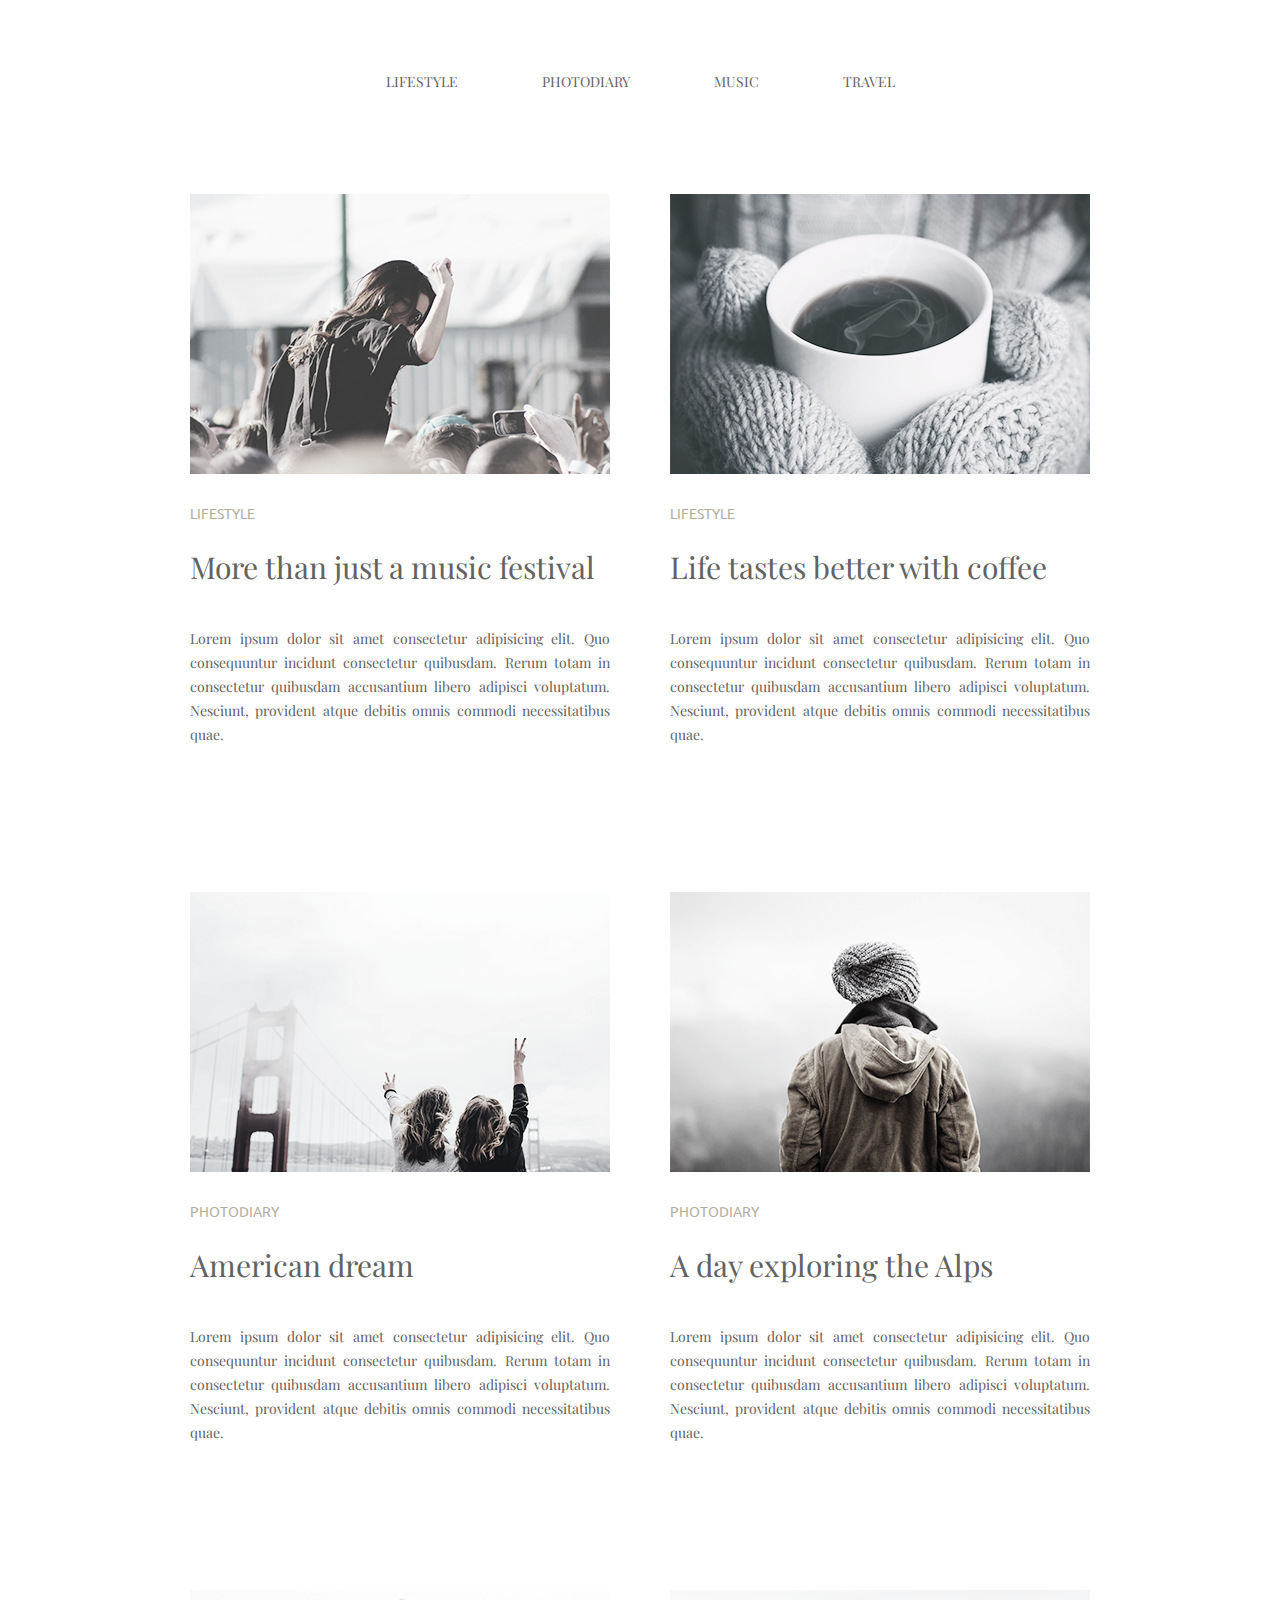
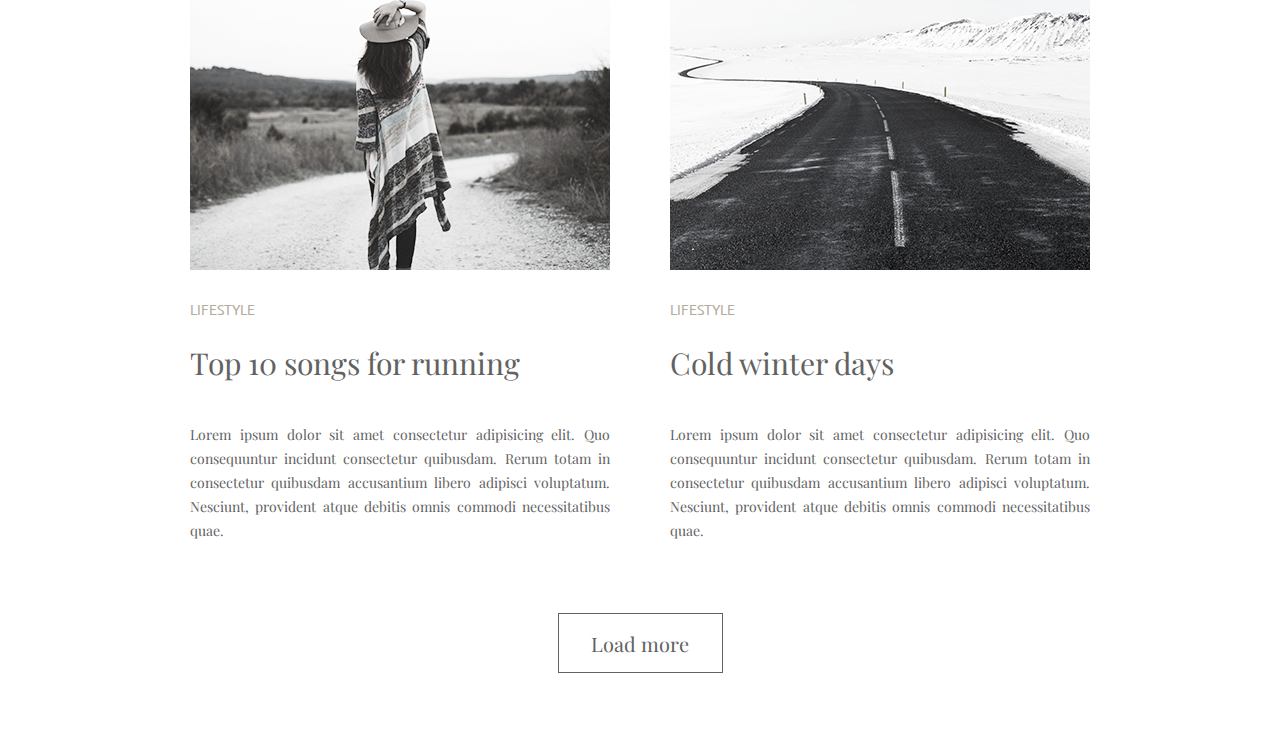
<file: mod-3/index.html>
<!DOCTYPE html>
<html lang="en">
  <head>
    <meta charset="UTF-8" />
    <meta name="viewport" content="width=device-width, initial-scale=1.0" />
    <meta http-equiv="X-UA-Compatible" content="ie=edge" />
    <title>HM-3</title>
    <link rel="stylesheet" href="css/reset.css">
    <link rel="stylesheet" href="css/styles.css" />
  </head>
  <body>
    <div class="wrapper">
      <header>
        <nav class="navmenu">
          <ul>
            <li><a href="#">lifestyle</a></li>
            <li><a href="#">photodiary</a></li>
            <li><a href="#">music</a></li>
            <li><a href="#">travel</a></li>
          </ul>
        </nav>
      </header>
      <main>
        <div class="content-wrap">
          <article class="content">
            <img src="./img/1.png" alt="musicfest" height="280" width="420" />
            <p class="topic">lifestyle</p>
            <h2>More than just a music festival</h2>
            <p class="description">
              Lorem ipsum dolor sit amet consectetur adipisicing elit. Quo
              consequuntur incidunt consectetur quibusdam. Rerum totam in
              consectetur quibusdam accusantium libero adipisci voluptatum.
              Nesciunt, provident atque debitis omnis commodi necessitatibus quae.
            </p>
          </article>
          <article class="content">
            <img src="./img/2.png" alt="coffee" height="280" width="420" />
            <p class="topic">lifestyle</p>
            <h2>Life tastes better with coffee</h2>
            <p class="description">
              Lorem ipsum dolor sit amet consectetur adipisicing elit. Quo
              consequuntur incidunt consectetur quibusdam. Rerum totam in
              consectetur quibusdam accusantium libero adipisci voluptatum.
              Nesciunt, provident atque debitis omnis commodi necessitatibus quae.
            </p>
          </article>
          <article class="content">
            <img src="./img/3.png" alt="goldenbridgeusa" height="280" width="420" />
            <p class="topic">photodiary</p>
            <h2>American dream</h2>
            <p class="description">
              Lorem ipsum dolor sit amet consectetur adipisicing elit. Quo
              consequuntur incidunt consectetur quibusdam. Rerum totam in
              consectetur quibusdam accusantium libero adipisci voluptatum.
              Nesciunt, provident atque debitis omnis commodi necessitatibus quae.
            </p>
          </article>
          <article class="content">
            <img src="./img/4.png" alt="strongperson" height="280" width="420" />
            <p class="topic">photodiary</p>
            <h2>A day exploring the Alps</h2>
            <p class="description">
              Lorem ipsum dolor sit amet consectetur adipisicing elit. Quo
              consequuntur incidunt consectetur quibusdam. Rerum totam in
              consectetur quibusdam accusantium libero adipisci voluptatum.
              Nesciunt, provident atque debitis omnis commodi necessitatibus quae.
            </p>
          </article>
          <article class="content">
            <img
              src="./img/5.png"
              alt="womantouchsthehat"
              height="280"
              width="420"
            />
            <p class="topic">lifestyle</p>
            <h2>Top 10 songs for running</h2>
            <p class="description">
              Lorem ipsum dolor sit amet consectetur adipisicing elit. Quo
              consequuntur incidunt consectetur quibusdam. Rerum totam in
              consectetur quibusdam accusantium libero adipisci voluptatum.
              Nesciunt, provident atque debitis omnis commodi necessitatibus quae.
            </p>
          </article>
          <article class="content">
            <img src="./img/6.png" alt="roadway" height="280" width="420" />
            <p class="topic">lifestyle</p>
            <h2>Cold winter days</h2>
            <p class="description">
              Lorem ipsum dolor sit amet consectetur adipisicing elit. Quo
              consequuntur incidunt consectetur quibusdam. Rerum totam in
              consectetur quibusdam accusantium libero adipisci voluptatum.
              Nesciunt, provident atque debitis omnis commodi necessitatibus quae.
            </p>
          </article>
        </div>
        <button class="btn-loadmore" type="button">Load more</button>
      </main>
    </div>
  </body>
</html>
</file>
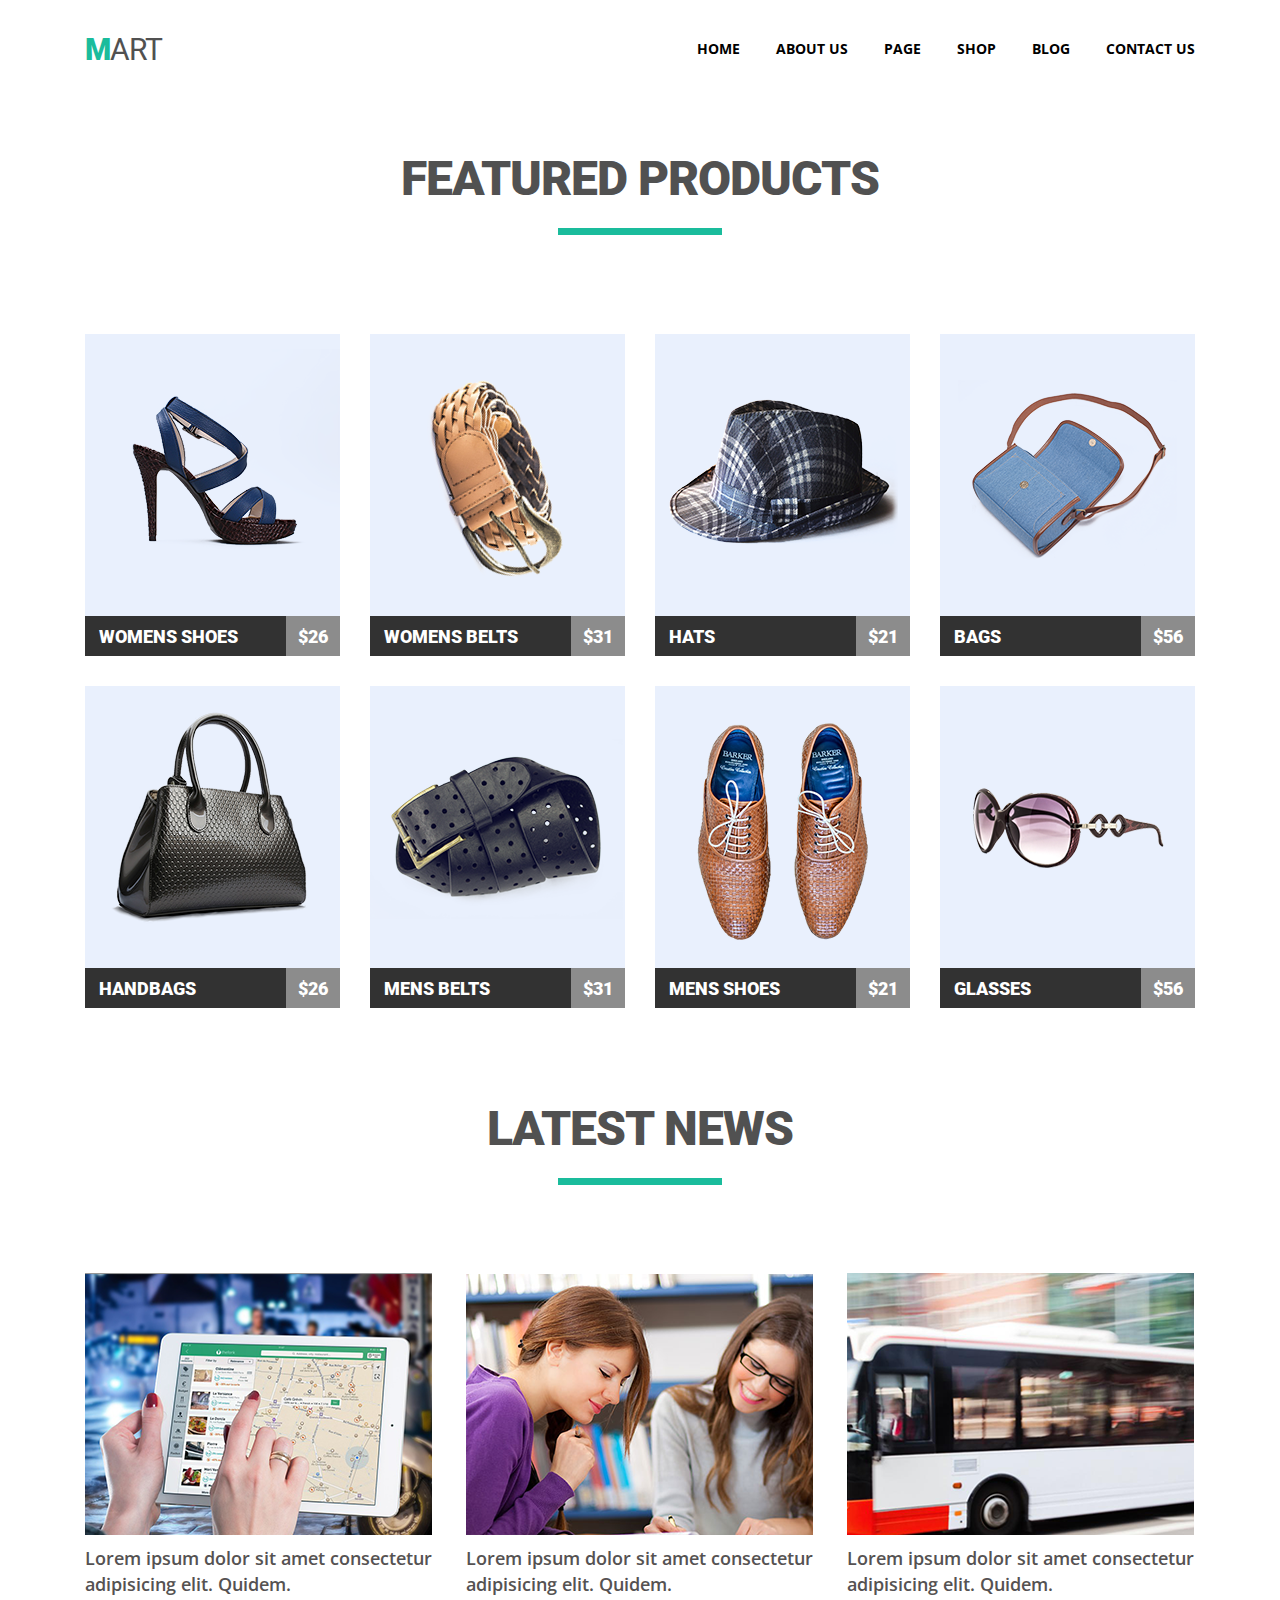
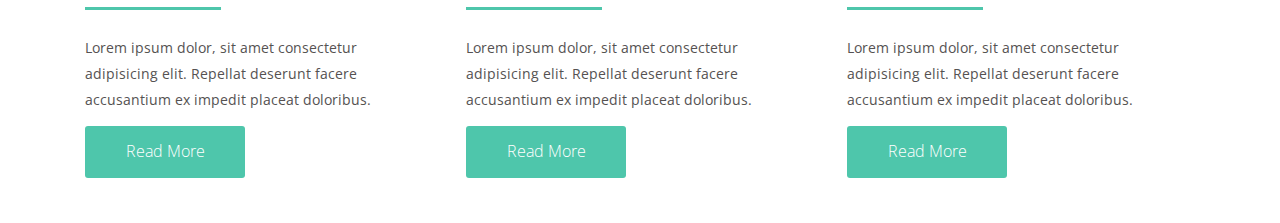
<file: mod-4/index.html>
<!DOCTYPE html>
<html lang="en">
  <head>
    <meta charset="UTF-8" />
    <meta name="viewport" content="width=device-width, initial-scale=1.0" />
    <meta http-equiv="X-UA-Compatible" content="ie=edge" />
    <title>HM-4</title>
    <link rel="stylesheet" href="css/reset.css" />
    <link rel="stylesheet" href="css/style.css" />
  </head>
  <body>
    <!-- PAGE WRAPPER -->
    <div class="page">
      <!-- LOGOTYPE-+-NAVBAR -->
      <header class="clearfix">
        <h1 class="logo"><a href="#">mart</a></h1>
        <nav class="menu">
          <ul>
            <li class="navbar"><a href="#">contact us</a></li>
            <li class="navbar"><a href="#">blog</a></li>
            <li class="navbar"><a href="#">shop</a></li>
            <li class="navbar"><a href="#">page</a></li>
            <li class="navbar"><a href="#">about us</a></li>
            <li class="navbar"><a href="#">home</a></li>
          </ul>
        </nav>
      </header>
      <!-- FEATURED PRODUCTS -->
      <main>
        <section class="main-headline clearfix">
          <h2 class="aftereffectline">featured products</h2>
          <div class="pdblock">
            <a href="#">
              <img
                src="./img/1.png"
                alt="womensshoes"
                height="282"
                width="255"
              />
              <div class="pdname-price clearfix">
                <h3>womens shoes</h3>
                <p>$26</p>
              </div>
            </a>
          </div>
          <div class="pdblock">
            <a href="#">
              <img
                src="./img/2.png"
                alt="womensbelt"
                height="282"
                width="255"
              />
              <div class="pdname-price clearfix">
                <h3>womens belts</h3>
                <p>$31</p>
              </div>
            </a>
          </div>
          <div class="pdblock">
            <a href="#">
              <img src="./img/3.png" alt="hat" height="282" width="255" />
              <div class="pdname-price clearfix">
                <h3>hats</h3>
                <p>$21</p>
              </div>
            </a>
          </div>
          <div class="pdblock">
            <a href="#">
              <img src="./img/4.png" alt="bag" height="282" width="255" />
              <div class="pdname-price clearfix">
                <h3>bags</h3>
                <p>$56</p>
              </div>
            </a>
          </div>
          <div class="pdblock">
            <a href="#">
              <img src="./img/5.png" alt="handbag" height="282" width="255" />
              <div class="pdname-price clearfix">
                <h3>handbags</h3>
                <p>$26</p>
              </div>
            </a>
          </div>
          <div class="pdblock">
            <a href="#">
              <img src="./img/6.png" alt="mensbelt" height="282" width="255" />
              <div class="pdname-price clearfix">
                <h3>mens belts</h3>
                <p>$31</p>
              </div>
            </a>
          </div>
          <div class="pdblock">
            <a href="#">
              <img src="./img/7.png" alt="mensshoes" height="282" width="255" />
              <div class="pdname-price clearfix">
                <h3>mens shoes</h3>
                <p>$21</p>
              </div>
            </a>
          </div>
          <div class="pdblock">
            <a href="#">
              <img src="./img/8.png" alt="glasses" height="282" width="255" />
              <div class="pdname-price clearfix">
                <h3>glasses</h3>
                <p>$56</p>
              </div>
            </a>
          </div>
        </section>
        <!-- LATEST NEWS -->
        <section class="news-headline clearfix">
          <h2 class="aftereffectline2nd">latest news</h2>
          <article class="newscards">
            <img src="./img/11.png" alt="navigation" height="262" width="347" />
            <h3 class="aftereffectline3rd">
              Lorem ipsum dolor sit amet consectetur adipisicing elit. Quidem.
            </h3>
            <p>
              Lorem ipsum dolor, sit amet consectetur adipisicing elit. Repellat
              deserunt facere accusantium ex impedit placeat doloribus.
            </p>
            <a class="button" href="#">read more</a>
          </article>
          <article class="newscards">
            <img src="./img/12.png" alt="community" height="262" width="347" />
            <h3 class="aftereffectline3rd">
              Lorem ipsum dolor sit amet consectetur adipisicing elit. Quidem.
            </h3>
            <p>
              Lorem ipsum dolor, sit amet consectetur adipisicing elit. Repellat
              deserunt facere accusantium ex impedit placeat doloribus.
            </p>
            <a class="button" href="#">read more</a>
          </article>
          <article class="newscards">
            <img src="./img/13.png" alt="transport" height="262" width="347" />
            <h3 class="aftereffectline3rd">
              Lorem ipsum dolor sit amet consectetur adipisicing elit. Quidem.
            </h3>
            <p>
              Lorem ipsum dolor, sit amet consectetur adipisicing elit. Repellat
              deserunt facere accusantium ex impedit placeat doloribus.
            </p>
            <a class="button" href="#">read more</a>
          </article>
        </section>
      </main>
    </div>
  </body>
</html>
</file>
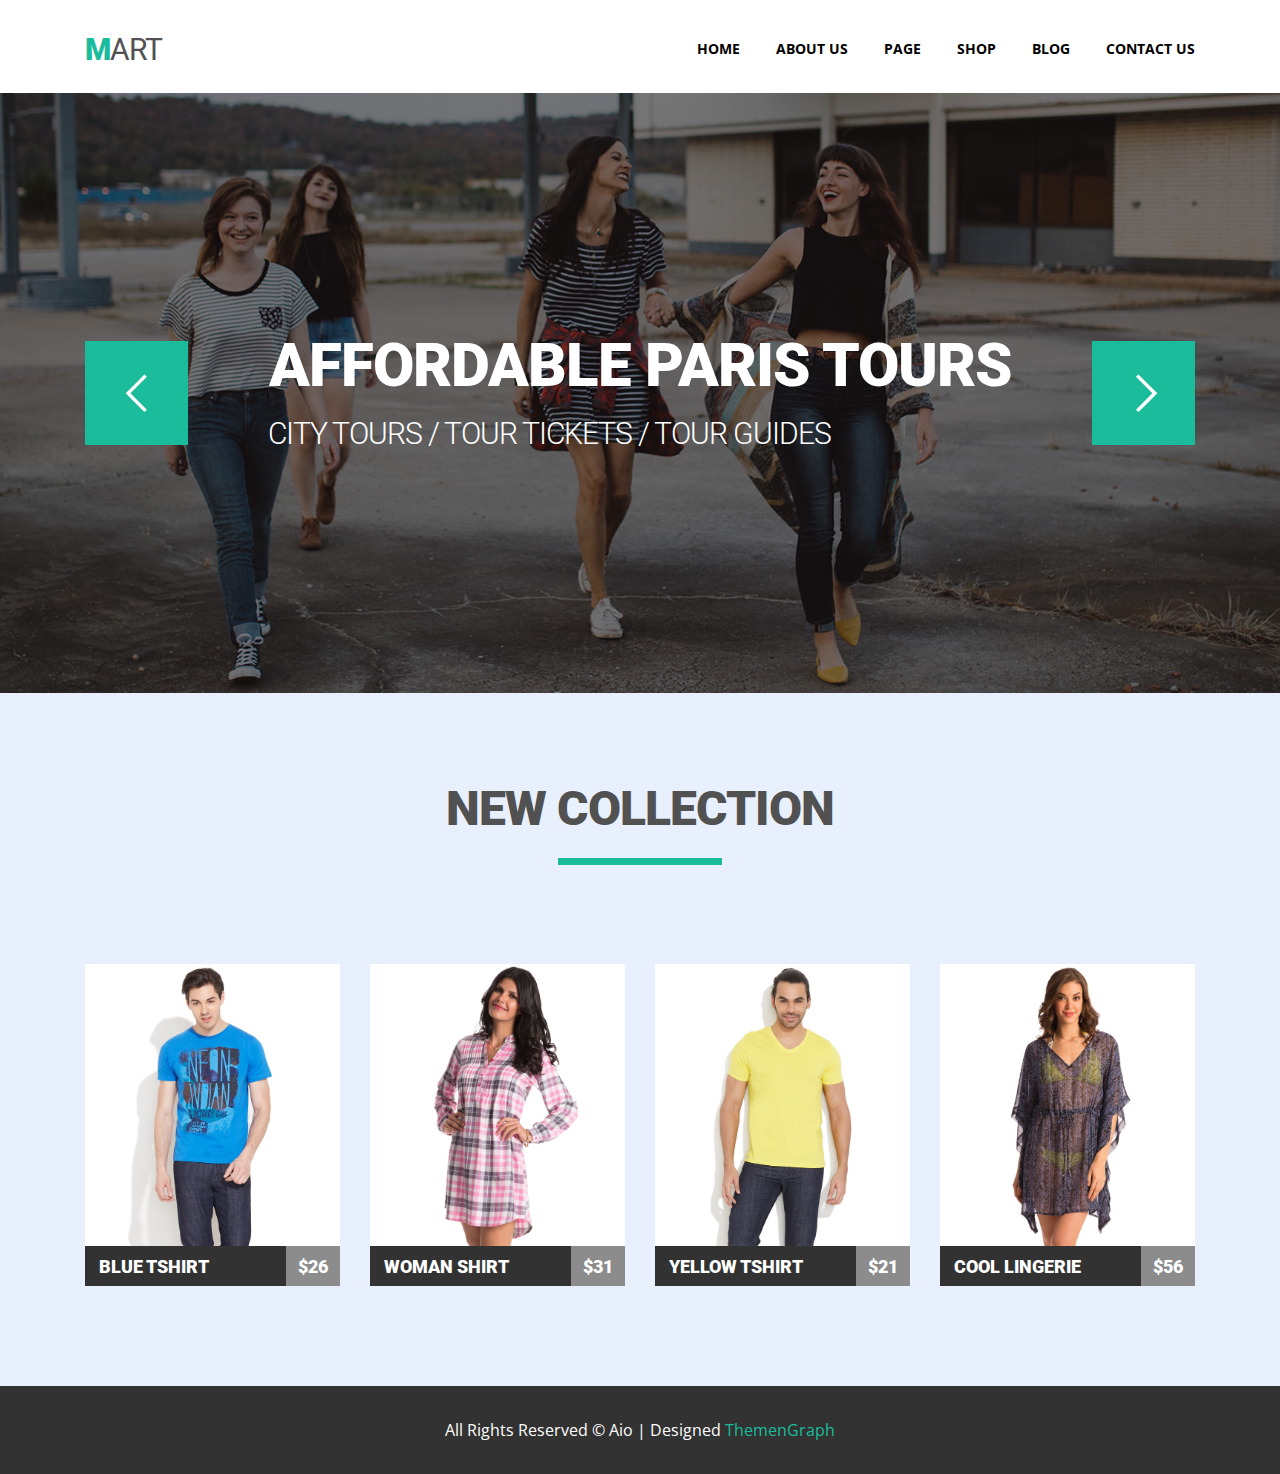
<file: mod-5/index.html>
<!DOCTYPE html>
<html lang="en">
  <head>
    <meta charset="UTF-8" />
    <meta name="viewport" content="width=device-width, initial-scale=1.0" />
    <meta http-equiv="X-UA-Compatible" content="ie=edge" />
    <title>HM-5</title>
    <link rel="stylesheet" href="css/reset.css" />
    <link rel="stylesheet" href="css/styles.css" />
    <link rel="stylesheet" href="css/pe-icon-7-stroke.css" />
    <link rel="stylesheet" href="css/helper.css" />
  </head>
  <body>
    <!-- PAGE-WRAPPER -->
    <!-- HEADER -->
    <header class="header-bar clearfix">
      <h1 class="logo"><a href="#">mart</a></h1>
      <nav class="menu">
        <ul class="clearfix">
          <li class="navbar"><a href="#">contact us</a></li>
          <li class="navbar"><a href="#">blog</a></li>
          <li class="navbar"><a href="#">shop</a></li>
          <li class="navbar"><a href="#">page</a></li>
          <li class="navbar"><a href="#">about us</a></li>
          <li class="navbar"><a href="#">home</a></li>
        </ul>
      </nav>
    </header>
    <!-- CONTENT-AREA -->
    <section class="slider">
      <img
        src="./img/slide4.png"
        alt="slider"
        height="700"
        width="1920"
        class="slider-img"
      />
      <div class="slider-center">
        <h2>affordable paris tours</h2>
        <p>city tours / tour tickets / tour guides</p>
        <button
          type="button"
          class="pe-7s-angle-left slider-button prev"
        ></button>
        <button
          type="button"
          class="pe-7s-angle-right slider-button next"
        ></button>
      </div>
    </section>
    <main>
      <section class="newcol-headline clearfix">
        <h2 class="aftereffectline">new collection</h2>
        <div class="pdblock">
          <div class="image-content">
            <img src="./img/1.png" alt="bluetshirt" height="282" width="255" />
            <div class="overlay-card">
              <div class="overlay-button">
                <button type="button" class="pe-7s-like"></button>
                <button type="button" class="pe-7s-shuffle"></button>
                <button type="button" class="pe-7s-clock"></button>
                <button type="button" class="pe-7s-cart">
                  <span>add to cart</span>
                </button>
              </div>
            </div>
          </div>
          <div class="pdname-price clearfix">
            <h3 class="blue-tshirt"><a href="#">blue tshirt</a></h3>
            <p>$26</p>
          </div>
        </div>
        <div class="pdblock">
          <div class="image-content">
            <img src="./img/2.png" alt="womanshirt" height="282" width="255" />
            <div class="overlay-card">
              <div class="overlay-button">
                <button type="button" class="pe-7s-like"></button>
                <button type="button" class="pe-7s-shuffle"></button>
                <button type="button" class="pe-7s-clock"></button>
                <button type="button" class="pe-7s-cart">
                  <span>add to cart</span>
                </button>
              </div>
            </div>
          </div>
          <div class="pdname-price clearfix">
            <h3 class="woman-shirt"><a href="#">woman shirt</a></h3>
            <p>$31</p>
          </div>
        </div>
        <div class="pdblock">
          <div class="image-content">
            <img
              src="./img/3.png"
              alt="yellowtshirt"
              height="282"
              width="255"
            />
            <div class="overlay-card">
              <div class="overlay-button">
                <button type="button" class="pe-7s-like"></button>
                <button type="button" class="pe-7s-shuffle"></button>
                <button type="button" class="pe-7s-clock"></button>
                <button type="button" class="pe-7s-cart">
                  <span>add to cart</span>
                </button>
              </div>
            </div>
          </div>
          <div class="pdname-price clearfix">
            <h3 class="yellow-tshirt"><a href="#">yellow tshirt</a></h3>
            <p>$21</p>
          </div>
        </div>
        <div class="pdblock">
          <div class="image-content">
            <img
              src="./img/4.png"
              alt="coollingerie"
              height="282"
              width="255"
            />
            <div class="overlay-card">
              <div class="overlay-button">
                <button type="button" class="pe-7s-like"></button>
                <button type="button" class="pe-7s-shuffle"></button>
                <button type="button" class="pe-7s-clock"></button>
                <button type="button" class="pe-7s-cart">
                  <span>add to cart</span>
                </button>
              </div>
            </div>
          </div>
          <div class="pdname-price clearfix">
            <h3 class="cool-lingerie"><a href="#">cool lingerie</a></h3>
            <p>$56</p>
          </div>
        </div>
      </section>
    </main>
    <footer>
      <div class="foot-wrapper">
        <p>all rights reserved © aio | designed <a href="#">ThemenGraph</a></p>
      </div>
    </footer>
  </body>
</html>
</file>
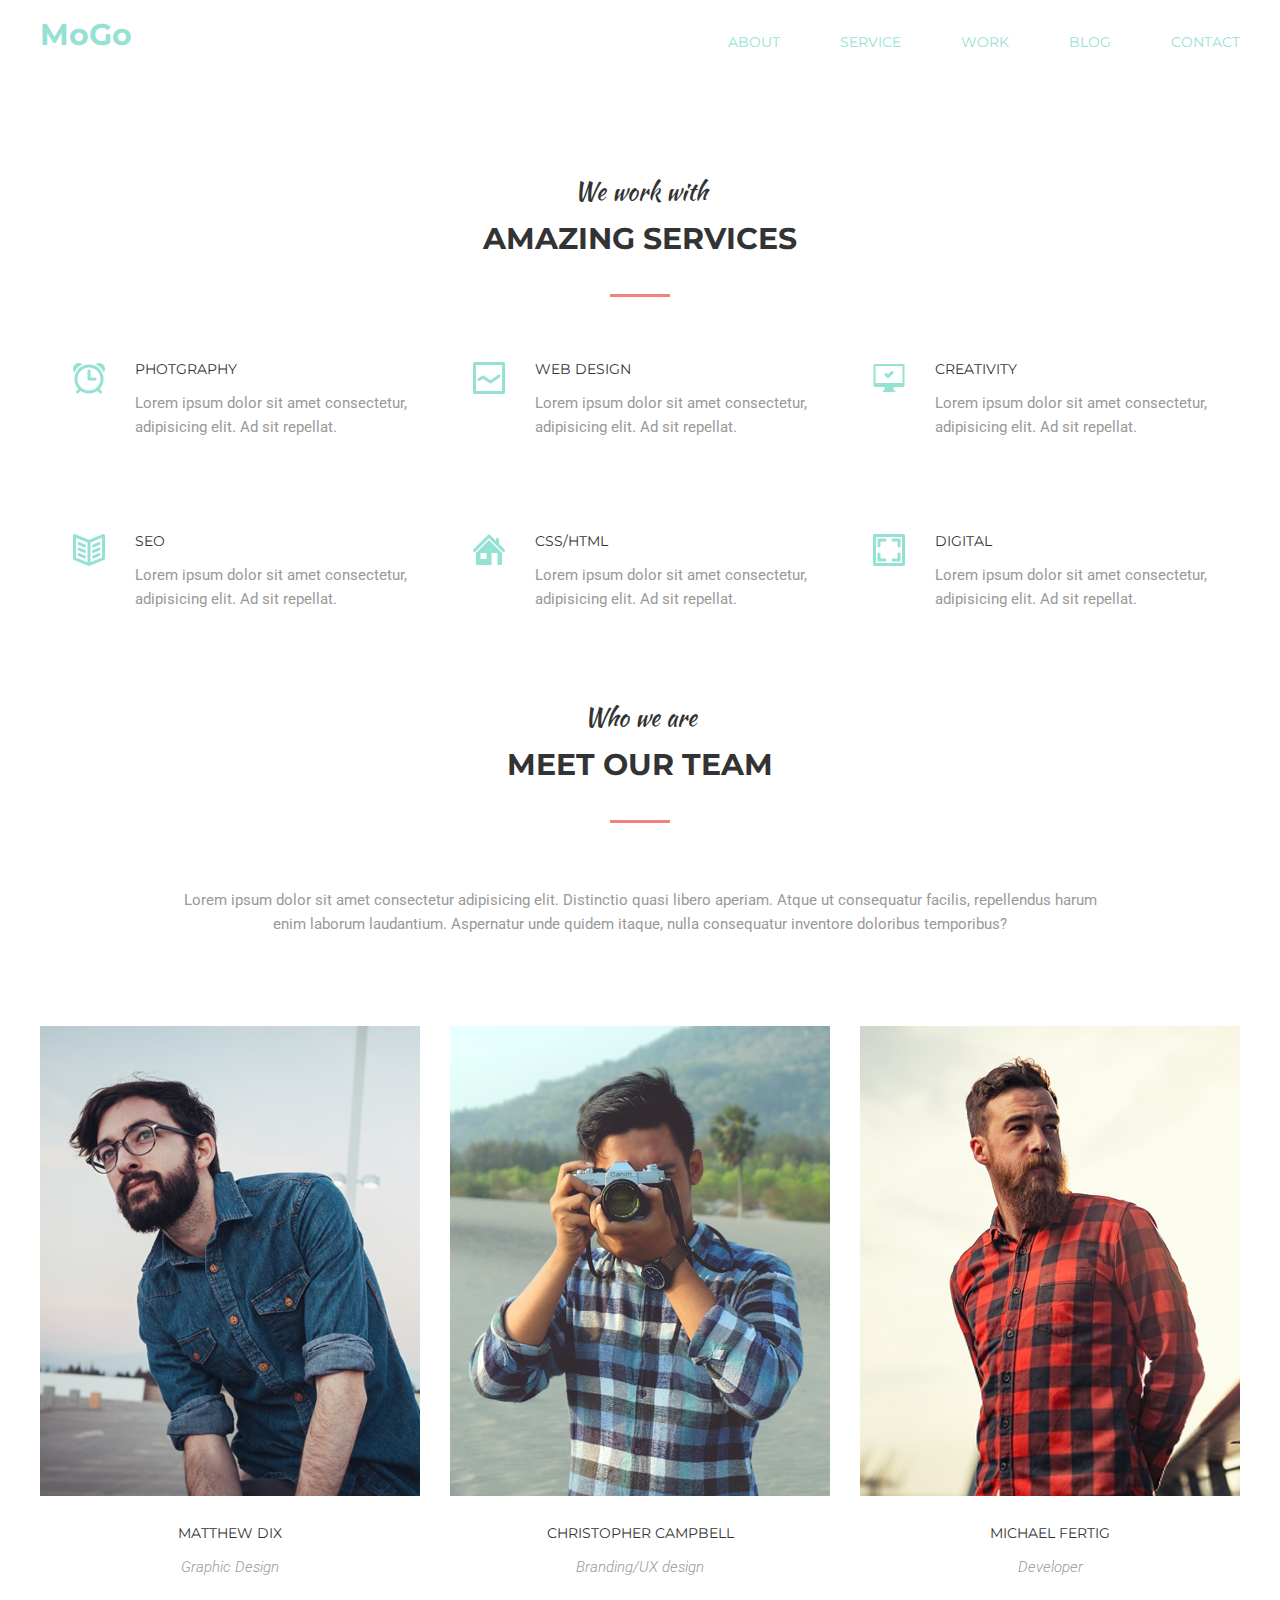
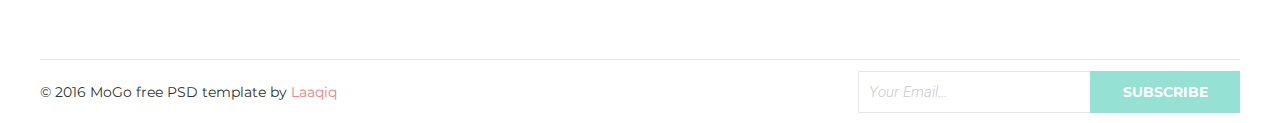
<file: mod-6/index.html>
<!DOCTYPE html>
<html lang="en">
  <head>
    <meta charset="UTF-8" />
    <meta name="viewport" content="width=device-width, initial-scale=1.0" />
    <meta http-equiv="X-UA-Compatible" content="ie=edge" />
    <title>HM-6</title>
    <link rel="stylesheet" href="./css/reset.css" />
    <link rel="stylesheet" href="./css/styles.css" />
  </head>
  <body>
    <div class="page-wrapper">
      <header class="headbox">
        <h1 class="logotype"><a href="#">MoGo</a></h1>
        <nav>
          <ul class="menu-items">
            <li class="item"><a href="#">about</a></li>
            <li class="item"><a href="#">service</a></li>
            <li class="item"><a href="#">work</a></li>
            <li class="item"><a href="#">blog</a></li>
            <li class="item"><a href="#">contact</a></li>
          </ul>
        </nav>
      </header>
      <main>
        <section class="amaz-serv">
          <h2 class="aftereffectline">
            <span class="kaushan">We work with</span>
            <span class="montserrat">amazing services</span>
          </h2>
          <div class="services">
            <article>
              <!-- <img src="./img/services/photography.png" alt="alarm"> -->
              <div class="info-serv photgraphy">
                <h3>photgraphy</h3>
                <p>
                  Lorem ipsum dolor sit amet consectetur, adipisicing elit. Ad
                  sit repellat.
                </p>
              </div>
            </article>
            <article>
              <!-- <img src="./img/services/web-design.png" alt="graphsqure"> -->
              <div class="info-serv web">
                <h3>web design</h3>
                <p>
                  Lorem ipsum dolor sit amet consectetur, adipisicing elit. Ad
                  sit repellat.
                </p>
              </div>
            </article>
            <article>
              <!-- <img src="./img/services/creativity.png" alt="display"> -->
              <div class="info-serv creativity">
                <h3>creativity</h3>
                <p>
                  Lorem ipsum dolor sit amet consectetur, adipisicing elit. Ad
                  sit repellat.
                </p>
              </div>
            </article>
            <article>
              <!-- <img src="./img/services/seo.png" alt="diary"> -->
              <div class="info-serv seo">
                <h3>seo</h3>
                <p>
                  Lorem ipsum dolor sit amet consectetur, adipisicing elit. Ad
                  sit repellat.
                </p>
              </div>
            </article>
            <article>
              <!-- <img src="./img/services/css-html.png" alt="house"> -->
              <div class="info-serv css-html">
                <h3>css/html</h3>
                <p>
                  Lorem ipsum dolor sit amet consectetur, adipisicing elit. Ad
                  sit repellat.
                </p>
              </div>
            </article>
            <article>
              <!-- <img src="./img/services/digital.png" alt="digsqure"> -->
              <div class="info-serv digital">
                <h3>digital</h3>
                <p>
                  Lorem ipsum dolor sit amet consectetur, adipisicing elit. Ad
                  sit repellat.
                </p>
              </div>
            </article>
          </div>
        </section>
        <section class="meet-our-team">
          <h2 class="aftereffectline">
            <span class="kaushan">Who we are</span>
            <span class="montserrat">meet our team</span>
          </h2>
          <p class="about-team">
            Lorem ipsum dolor sit amet consectetur adipisicing elit. Distinctio
            quasi libero aperiam. Atque ut consequatur facilis, repellendus
            harum enim laborum laudantium. Aspernatur unde quidem itaque, nulla
            consequatur inventore doloribus temporibus?
          </p>
          <div class="our-team">
            <figure class="teammate-card">
              <div class="back-cover">
                <div class="img-settings">
                  <img
                    src="./img/teammates/Matt.png"
                    alt="matt"
                    height="470"
                    width="380"
                  />
                  <div class="overlay-card">
                    <div class="overlay-buttons">
                      <a class="btn facebook" href="#"></a>
                      <a class="btn twitter" href="#"></a>
                      <a class="btn pinterest" href="#"></a>
                      <a class="btn instagram" href="#"></a>
                    </div>
                  </div>
                </div>
              </div>
              <figcaption class="teammate-info">
              <h3>matthew dix</h3>
              <p>Graphic Design</p>
              </figcaption>
            </figure>
            <figure class="teammate-card">
              <div class="back-cover">
                <div class="img-settings">
                  <img
                    src="./img/teammates/Chris.png"
                    alt="chris"
                    height="470"
                    width="380"
                  />
                  <div class="overlay-card">
                    <div class="overlay-buttons">
                      <a class="btn facebook" href="#"></a>
                      <a class="btn twitter" href="#"></a>
                      <a class="btn pinterest" href="#"></a>
                      <a class="btn instagram" href="#"></a>
                    </div>
                  </div>
                </div>
              </div>
              <figcaption class="teammate-info">
              <h3>christopher campbell</h3>
              <p>Branding/UX design</p>
              </figcaption>
            </figure>
            <figure class="teammate-card">
              <div class="back-cover">
                <div class="img-settings">
                  <img
                    src="./img/teammates/Michael.png"
                    alt="mike"
                    height="470"
                    width="380"
                  />
                  <div class="overlay-card">
                    <div class="overlay-buttons">
                      <a class="btn facebook" href="#"></a>
                      <a class="btn twitter" href="#"></a>
                      <a class="btn pinterest" href="#"></a>
                      <a class="btn instagram" href="#"></a>
                    </div>
                  </div>
                </div>
              </div>
              <figcaption class="teammate-info">
              <h3>michael fertig</h3>
              <p>Developer</p>
              </figcaption>
            </figure>
          </div>
        </section>
      </main>
      <footer>
        <p>&copy; 2016 MoGo free PSD template by&nbsp;<a href="#">Laaqiq</a></p>
        <form action="#">
          <input
            type="text"
            class="txt"
            name="mail"
            placeholder="Your Email..."
          />
          <input type="submit" class="sbm" value="subscribe" />
        </form>
      </footer>
    </div>
  </body>
</html>
</file>
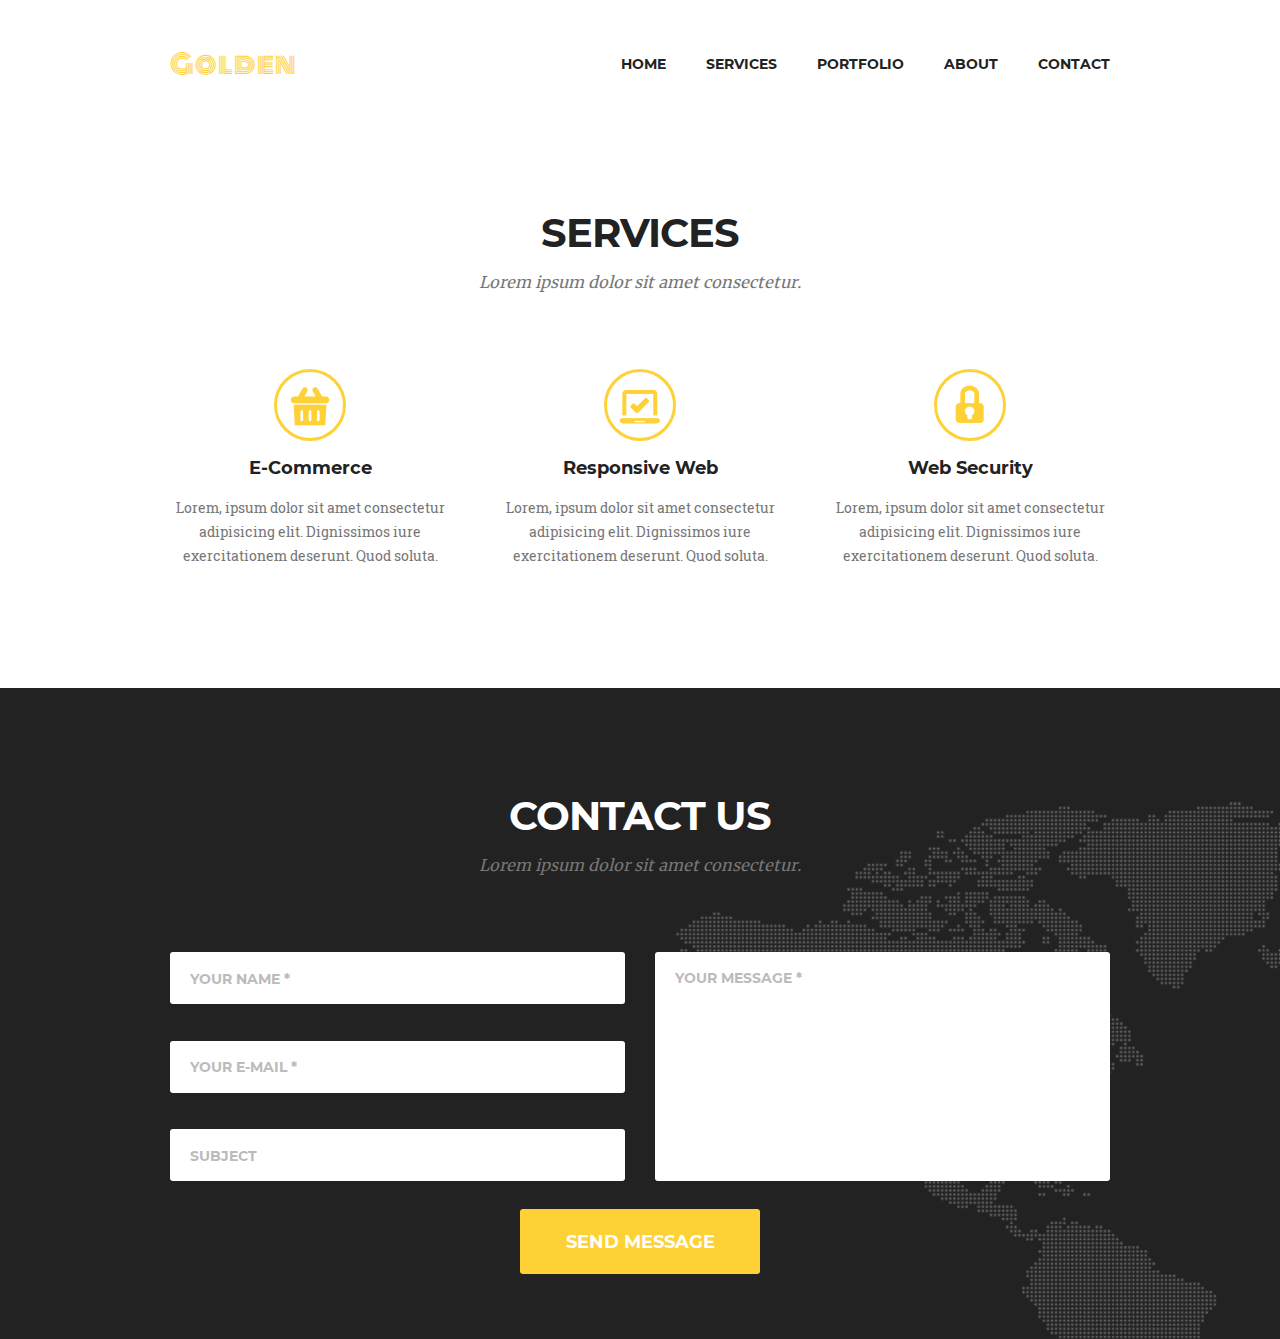
<file: mod-7/index.html>
<!DOCTYPE html>
<html lang="en">
  <head>
    <meta charset="UTF-8" />
    <meta name="viewport" content="width=device-width, initial-scale=1.0" />
    <meta http-equiv="X-UA-Compatible" content="ie=edge" />
    <title>HM-7</title>
    <link rel="stylesheet" href="./css/reset.css" />
    <link rel="stylesheet" href="./css/styles.css" />
  </head>
  <body>
    <header class="headbox">
      <h1><a href="#" class="logotype">Golden</a></h1>
      <nav>
        <ul class="menu-items">
          <li class="item"><a href="#">home</a></li>
          <li class="item"><a href="#">services</a></li>
          <li class="item"><a href="#">portfolio</a></li>
          <li class="item"><a href="#">about</a></li>
          <li class="item"><a href="#">contact</a></li>
        </ul>
      </nav>
    </header>
    <main>
      <section class="services">
        <h2 class="black">services</h2>
        <p class="sub-title">Lorem ipsum dolor sit amet consectetur.</p>
        <div class="three-services">
          <section class="mini-article e-commerce">
              <h3>E-Commerce</h3>
              <p>
                Lorem, ipsum dolor sit amet consectetur adipisicing elit.
                Dignissimos iure exercitationem deserunt. Quod soluta.
              </p>
          </section>
          <section class="mini-article responsive-web">
              <h3>Responsive Web</h3>
              <p>
                Lorem, ipsum dolor sit amet consectetur adipisicing elit.
                Dignissimos iure exercitationem deserunt. Quod soluta.
              </p>
          </section>
          <section class="mini-article web-security">
              <h3>Web Security</h3>
              <p>
                Lorem, ipsum dolor sit amet consectetur adipisicing elit.
                Dignissimos iure exercitationem deserunt. Quod soluta.
              </p>
          </section>
        </div>
      </section>
      <section class="contact-us">
        <h2 class="white">contact us</h2>
        <p class="sub-title">Lorem ipsum dolor sit amet consectetur.</p>
        <form action="#">
          <div class="forms-wrapper">
            <div class="left-forms">
              <input
                type="text"
                class="left input-valid"
                name="user-name"
                placeholder="your name *"
                required
              />
              <input
                type="email"
                class="left input-valid"
                name="user-mail"
                placeholder="your e-mail *"
                required
              />
              <input
                type="text"
                class="left"
                name="user-sbjc"
                placeholder="subject"
              />
            </div>
            <textarea
              class="right input-valid"
              name="user-message"
              placeholder="your message *"
              cols="30"
              rows="3"
              required
            ></textarea>
          </div>
          <div class="btn">
            <button type="submit">send message</button>
          </div>
        </form>
      </section>
    </main>
  </body>
</html>
</file>
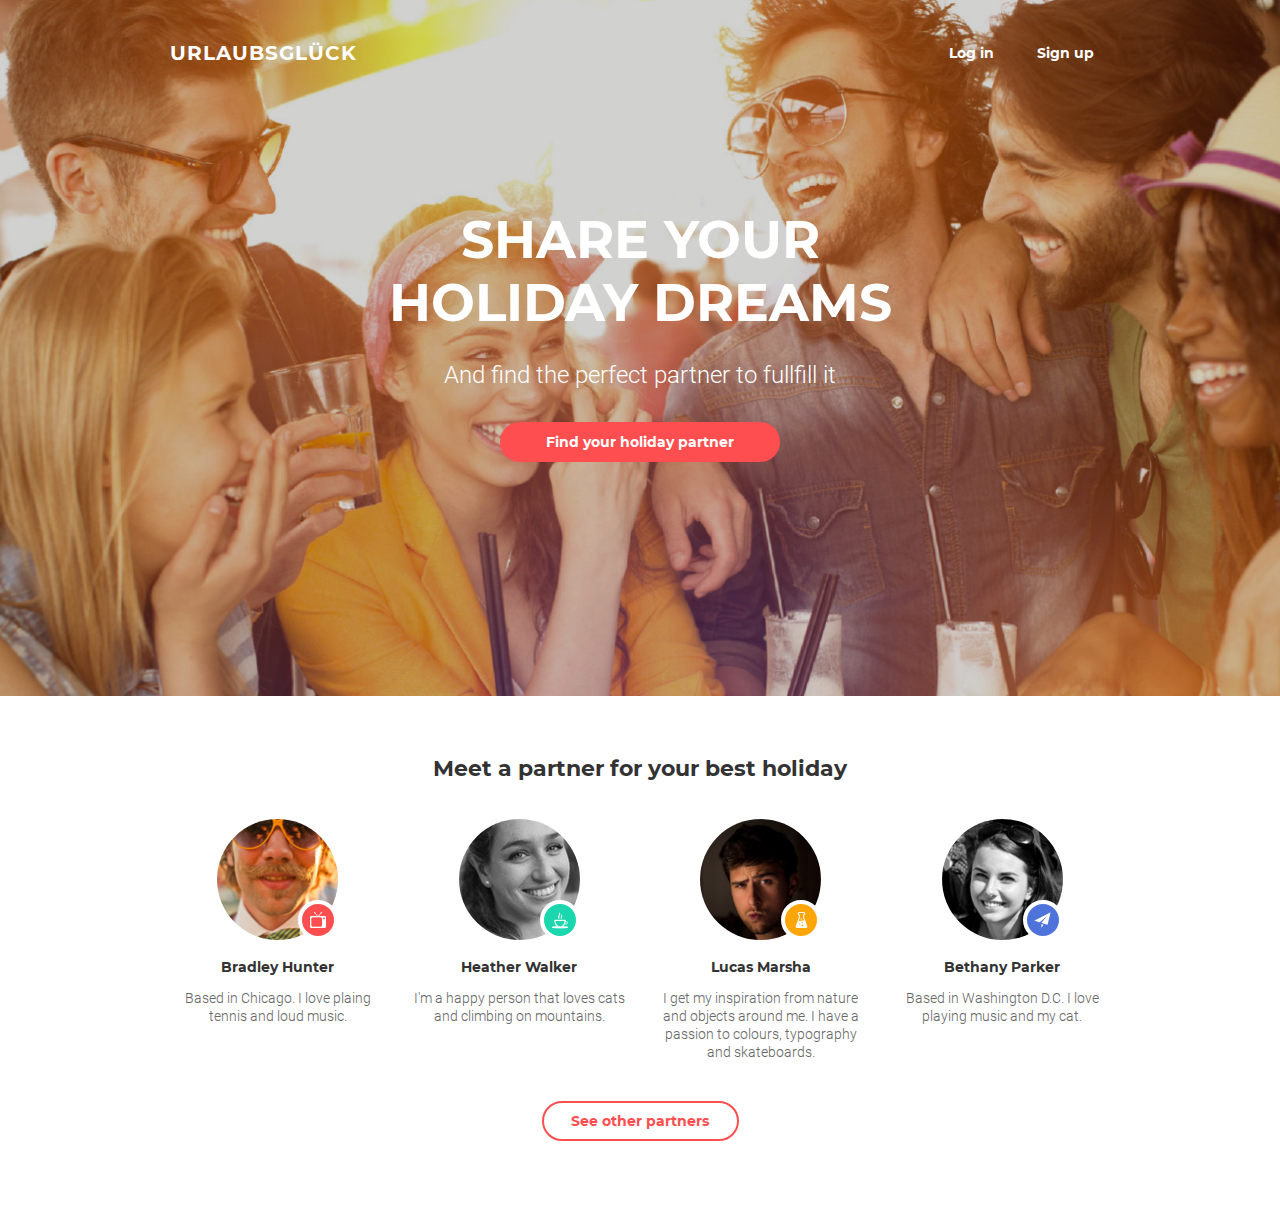
<file: mod-8/index.html>
<!DOCTYPE html>
<html lang="en">
  <head>
    <meta charset="UTF-8" />
    <meta name="viewport" content="width=device-width, initial-scale=1.0" />
    <meta http-equiv="X-UA-Compatible" content="ie=edge" />
    <title>HM-8</title>
    <link rel="stylesheet" href="./css/style.css" />
    <link rel="stylesheet" href="./css/media.css" />
  </head>
  <body>
    <div class="wrapper">
      <div class="promo">
        <header>
          <div class="tablet-header">
            <div class="menu-items">
              <button type="button">Log in</button>
              <button type="button">Sign up</button>
            </div>
            <h1 class="tablet-logo">
              <a href="#" class="logotype">urlaubsglück</a>
            </h1>
          </div>
        </header>
        <section class="intro">
          <h2 class="upper-article">share your holiday dreams</h2>
          <p class="intro-descr">And find the perfect partner to fullfill it</p>
          <a class="button-1" href="#">Find your holiday partner</a>
        </section>
      </div>
      <main>
        <section class="main-content">
          <h2 class="small-article">Meet a partner for your best holiday</h2>
          <ul class="all-team">
            <li class="person-list first">
              <figure class="partner">
                <div class="after-effect tv">
                  <img
                    src="./img/pers/pers1.png"
                    alt="team-member"
                    width="121"
                    height="121"
                  />
                </div>
                <figcaption>
                  <h3>Bradley Hunter</h3>
                  <p class="tablet-txt">
                    Based in Chicago. I love plaing tennis and loud music.
                  </p>
                </figcaption>
              </figure>
            </li>
            <li class="person-list second">
              <figure class="partner">
                <div class="after-effect mix">
                  <img
                    src="./img/pers/pers3.png"
                    alt="team-member"
                    width="121"
                    height="121"
                  />
                </div>
                <figcaption>
                  <h3>Lucas Marsha</h3>
                  <p class="tablet-txt">
                    I get my inspiration from nature and objects around me. I
                    have a passion to colours, typography and skateboards.
                  </p>
                </figcaption>
              </figure>
            </li>
            <li class="person-list third">
              <figure class="partner">
                <div class="after-effect cup">
                  <img
                    src="./img/pers/pers2.png"
                    alt="team-member"
                    width="121"
                    height="121"
                  />
                </div>
                <figcaption>
                  <h3>Heather Walker</h3>
                  <p class="tablet-txt">
                    I'm a happy person that loves cats and climbing on
                    mountains.
                  </p>
                </figcaption>
              </figure>
            </li>
            <li class="person-list fourth">
              <figure class="partner">
                <div class="after-effect plane">
                  <img
                    src="./img/pers/pers4.png"
                    alt="team-member"
                    width="121"
                    height="121"
                  />
                </div>
                <figcaption>
                  <h3>Bethany Parker</h3>
                  <p class="tablet-txt">
                    Based in Washington D.C. I love playing music and my cat.
                  </p>
                </figcaption>
              </figure>
            </li>
          </ul>
          <a class="button-2" href="#">See other partners</a>
        </section>
      </main>
    </div>
  </body>
</html>
</file>
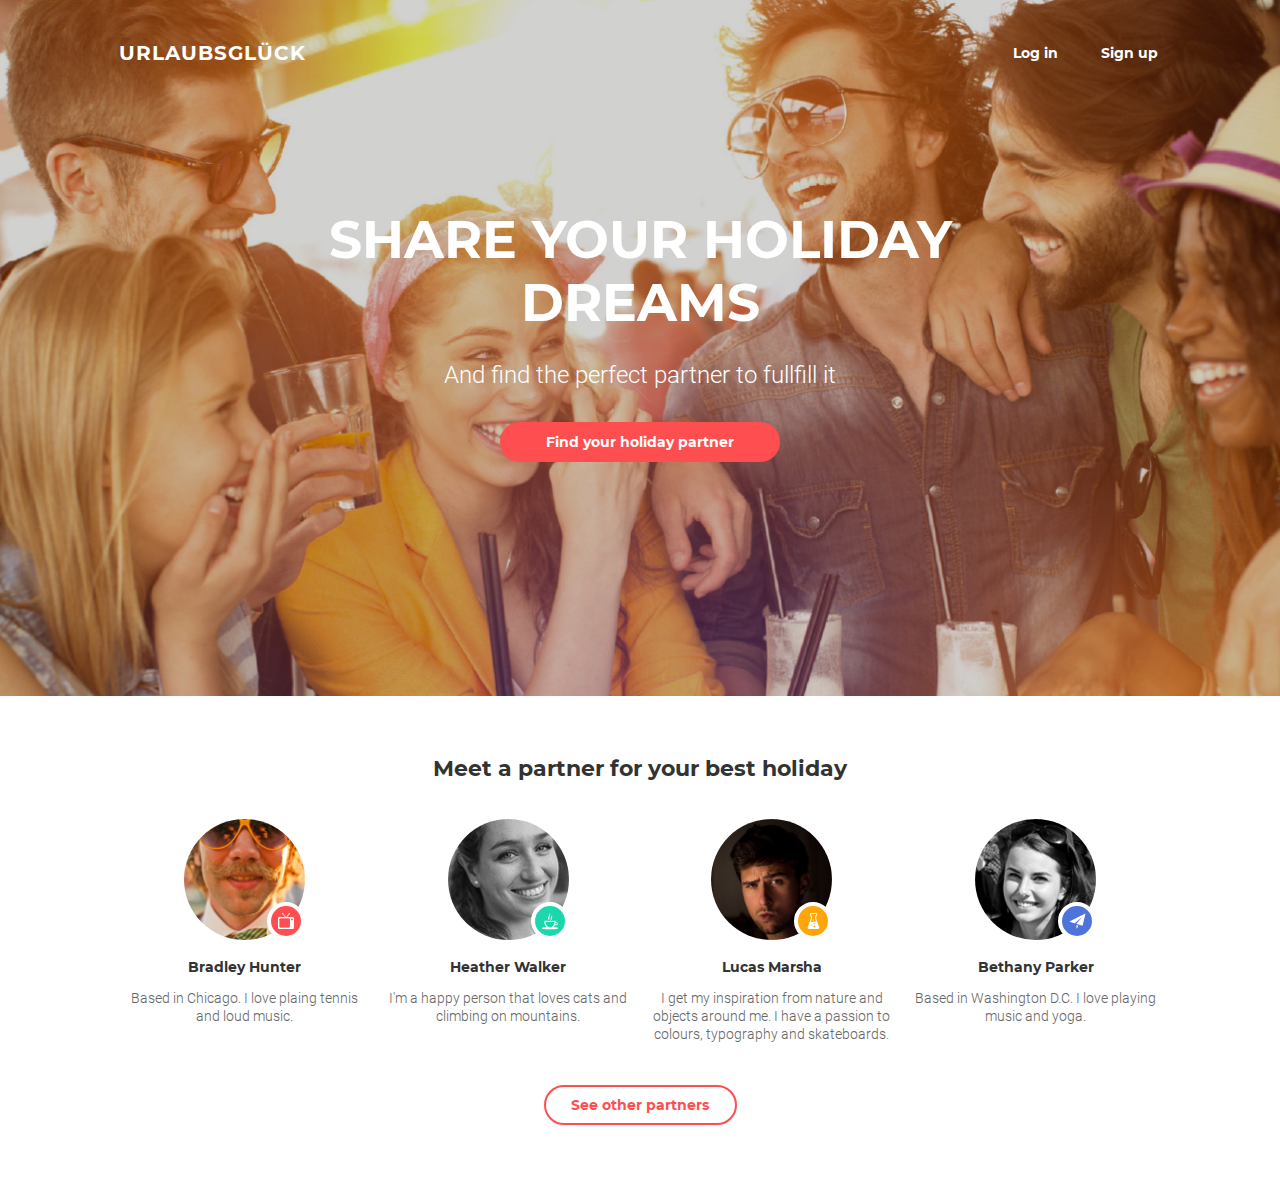
<file: mod-9/index.html>
<!DOCTYPE html>
<html lang="en">
  <head>
    <meta charset="UTF-8" />
    <meta name="viewport" content="width=device-width, initial-scale=1.0" />
    <meta http-equiv="X-UA-Compatible" content="ie=edge" />
    <title>HM-9</title>
    <link rel="stylesheet" href="./css/style.css" />
    <link rel="stylesheet" href="./css/media.css" />
  </head>
  <body>
    <div class="wrapper">
      <div class="promo">
        <header class="container">
          <!-- <div class="row justify-content-center"> -->
            <!-- <div class="col-12"> -->
              <div class="tablet-header">
                <div class="row justify-content-between align-items-center">
                  <div class="col-12 col-md-4 col-lg-3 left-btns">
                    <div class="menu-items">
                      <button type="button">Log in</button>
                      <button type="button">Sign up</button>
                    </div>
                  </div>
                  <div class="col-12 col-md-4 col-lg-3 right-logo">
                    <h1 class="tablet-logo">
                      <a href="#" class="logotype">urlaubsglück</a>
                    </h1>
                  </div>
                </div>
              </div>
            <!-- </div> -->
          <!-- </div> -->
        </header>
        <section class="intro">
          <div class="container">
            <div class="row justify-content-center">
              <div class="col-12 col-md-9 col-lg-7">
                <h2 class="upper-article">share your holiday dreams</h2>
              </div>
              <div class="col-9 col-md-7">
                <p class="intro-descr">
                  And find the perfect partner to fullfill it
                </p>
              </div>
              <div class="col-12 col-md-6">
                <a class="button-1" href="#">Find your holiday partner</a>
              </div>
            </div>
          </div>
        </section>
      </div>
      <main>
        <section class="main-content">
          <div class="container">
            <div class="row justify-content-center">
              <div class="col-12 col-md-9">
                <h2 class="small-article">
                  Meet a partner for your best holiday
                </h2>
              </div>
              <div class="col-11">
                <ul class="row justify-content-md-center">
                  <!-- Element div not allowed as child of element ul in this context. (Suppressing further errors from this subtree.) -->
                  <!-- <div class="row justify-content-md-center"> -->
                    <!-- <div class="col-md-5 bradley col-lg-3"> -->
                      <li class="person-list col-md-5 bradley col-lg-3">
                        <figure class="person-1">
                          <div class="after-effect tv">
                            <img
                              src="./img/pers/pers1.png"
                              alt="team-member"
                              width="121"
                              height="121"
                            />
                          </div>
                          <figcaption>
                            <h3>Bradley Hunter</h3>
                            <p class="tablet-txt">
                              Based in Chicago. I love plaing tennis and loud
                              music.
                            </p>
                          </figcaption>
                        </figure>
                      </li>
                    <!-- </div> -->
                    <!-- <div class="col-md-5 lucas col-lg-3"> -->
                      <li class="person-list col-md-5 lucas col-lg-3">
                        <figure class="person-2">
                          <div class="after-effect mix">
                            <img
                              src="./img/pers/pers3.png"
                              alt="team-member"
                              width="121"
                              height="121"
                            />
                          </div>
                          <figcaption>
                            <h3>Lucas Marsha</h3>
                            <p class="tablet-txt">
                              I get my inspiration from nature and objects
                              around me. I have a passion to colours, typography
                              and skateboards.
                            </p>
                          </figcaption>
                        </figure>
                      </li>
                    <!-- </div> -->
                    <!-- <div class="col-md-5 heather col-lg-3"> -->
                      <li class="person-list col-md-5 heather col-lg-3">
                        <figure class="person-3">
                          <div class="after-effect cup">
                            <img
                              src="./img/pers/pers2.png"
                              alt="team-member"
                              width="121"
                              height="121"
                            />
                          </div>
                          <figcaption>
                            <h3>Heather Walker</h3>
                            <p class="tablet-txt">
                              I'm a happy person that loves cats and climbing on
                              mountains.
                            </p>
                          </figcaption>
                        </figure>
                      </li>
                    <!-- </div> -->
                    <!-- <div class="col-md-5 bethany col-lg-3"> -->
                      <li class="person-list col-md-5 bethany col-lg-3">
                        <figure class="person-4">
                          <div class="after-effect plane">
                            <img
                              src="./img/pers/pers4.png"
                              alt="team-member"
                              width="121"
                              height="121"
                            />
                          </div>
                          <figcaption>
                            <h3>Bethany Parker</h3>
                            <p class="tablet-txt">
                              Based in Washington D.C. I love playing music and
                              yoga.
                            </p>
                          </figcaption>
                        </figure>
                      </li>
                    <!-- </div> -->
                  <!-- </div> -->
                </ul>
              </div>
              <div class="col-12 col-md-4">
                <a class="button-2" href="#">See other partners</a>
              </div>
            </div>
          </div>
        </section>
      </main>
    </div>
  </body>
</html>
</file>
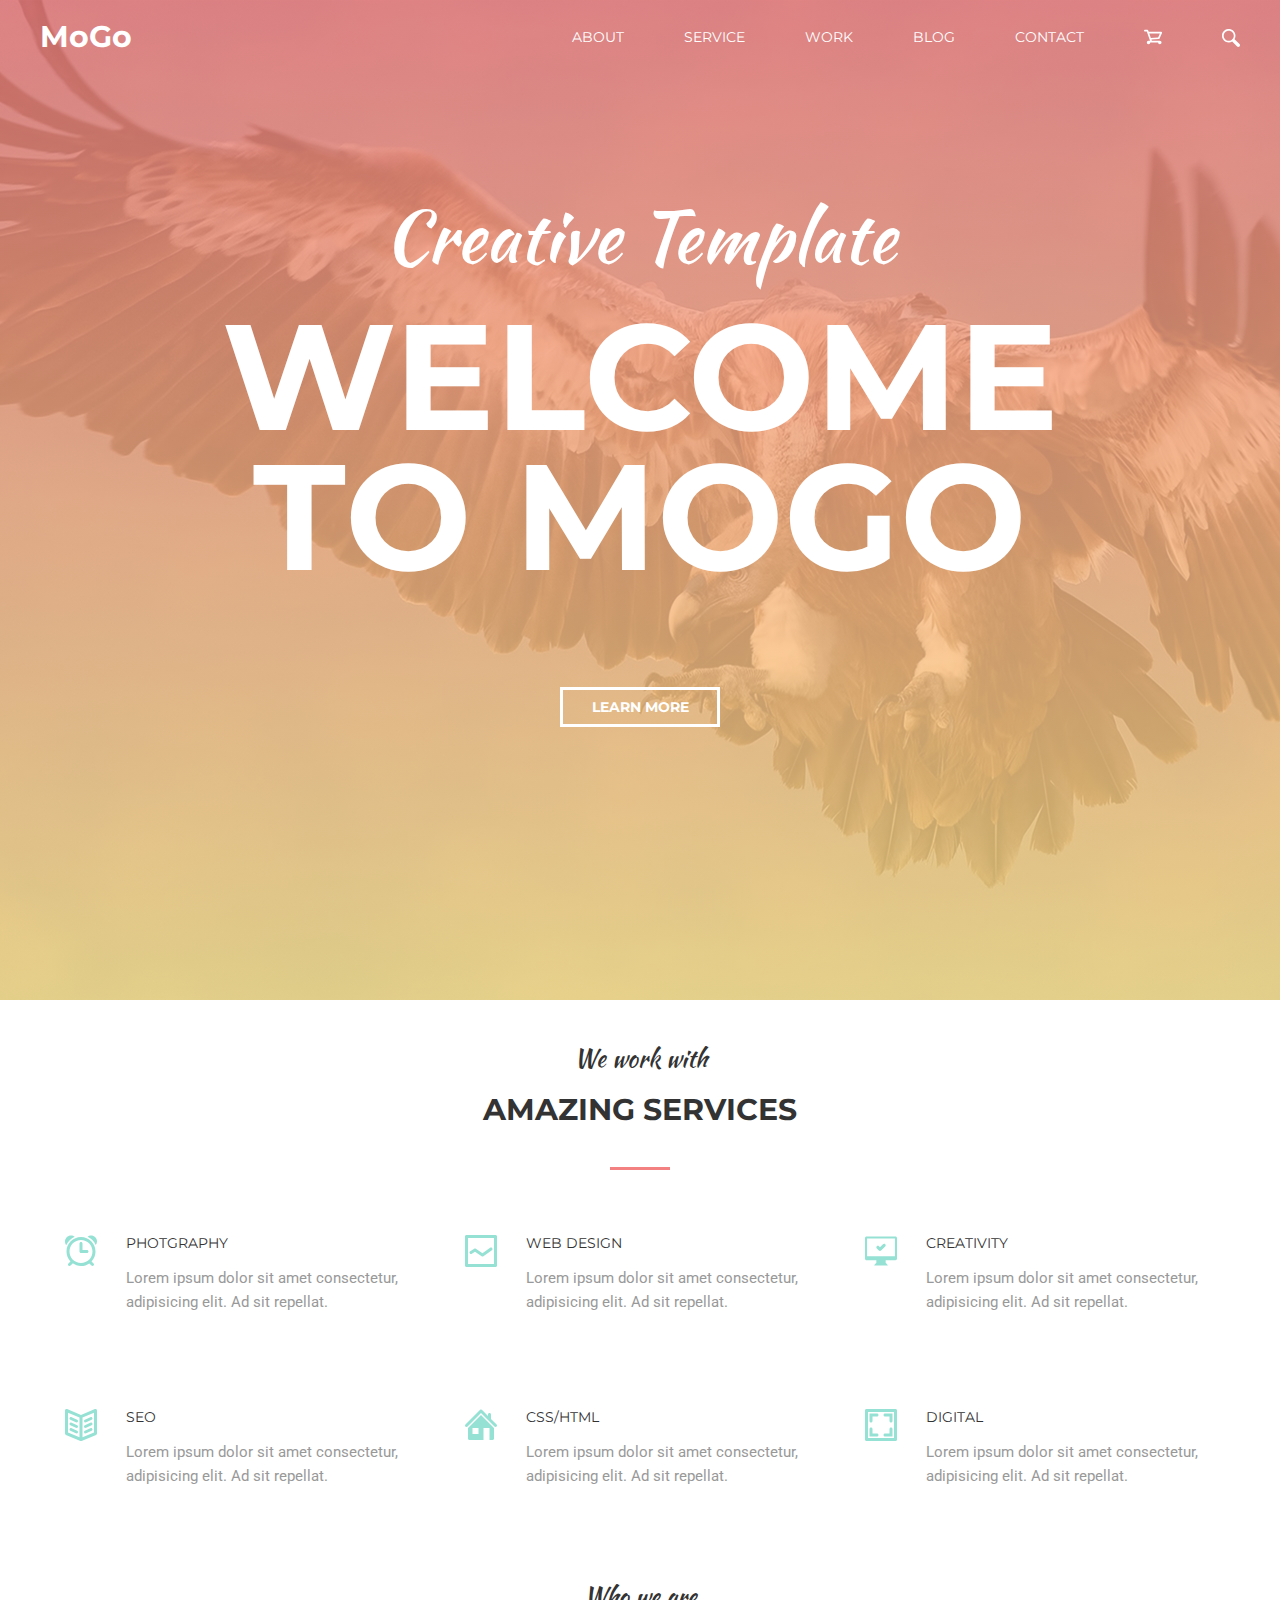
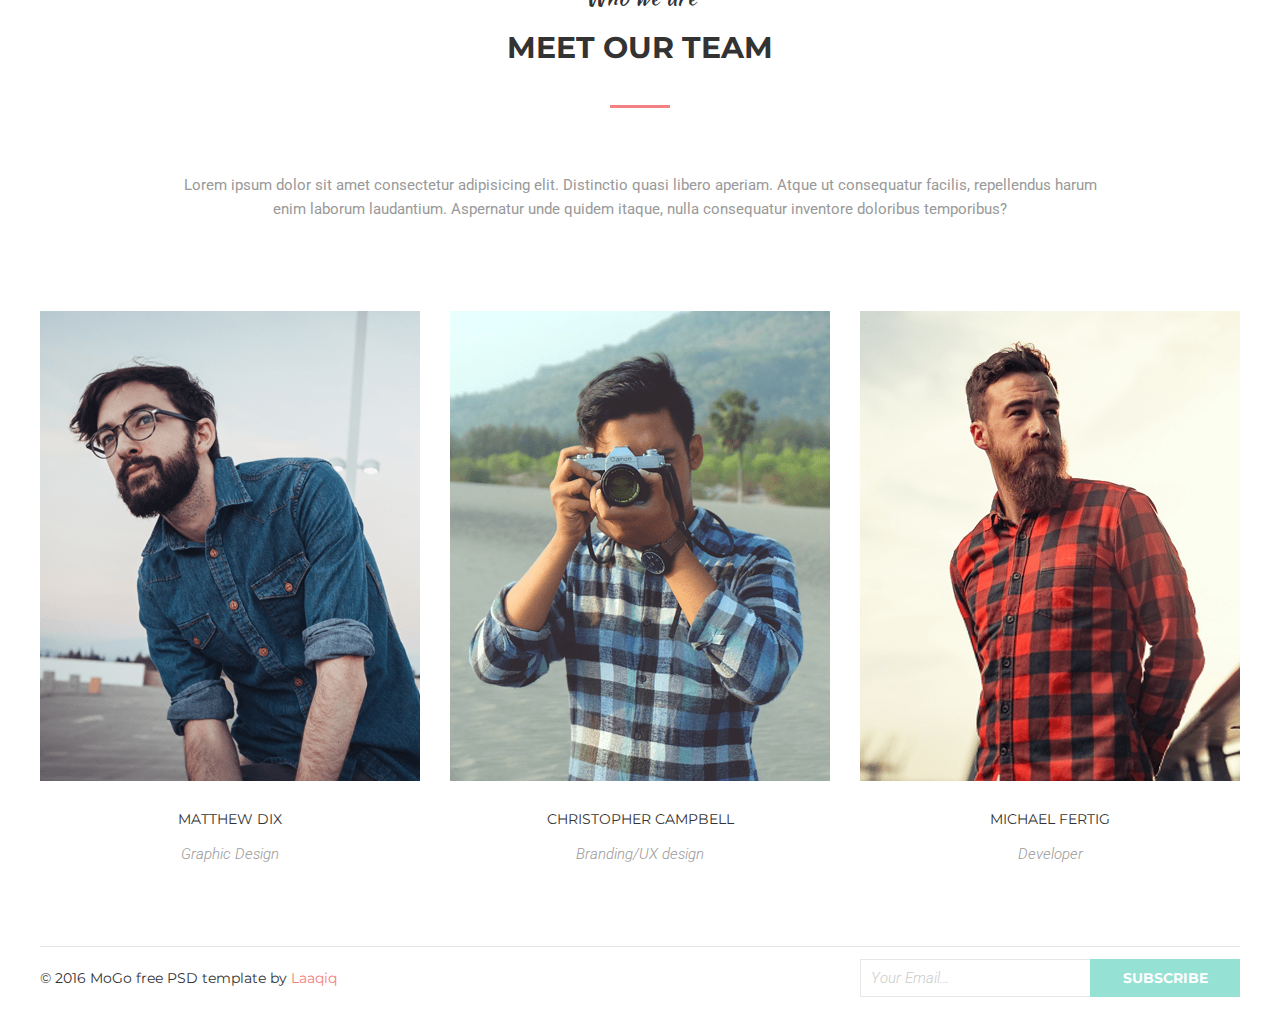
<file: mod-11/build/index.html>
<!DOCTYPE html><html lang="en"><head><meta charset="UTF-8"><meta name="viewport" content="width=device-width,initial-scale=1"><meta http-equiv="X-UA-Compatible" content="ie=edge"><title>HM-11</title><link rel="stylesheet" href="https://fonts.googleapis.com/css?family=Kaushan+Script|Montserrat:400,700|Roboto:300i,400&display=swap"><link rel="stylesheet" href="css/styles.min.css"></head><body><div class="banner"><div class="page-wrapper"><header class="header"><h1 class="logotype"><a class="link logotype__link" href="#">MoGo</a></h1><nav class="nav"><ul class="nav-menu"><li class="nav-menu__item"><a class="link nav-menu__link" href="#">about</a></li><li class="nav-menu__item"><a class="link nav-menu__link" href="#">service</a></li><li class="nav-menu__item"><a class="link nav-menu__link" href="#">work</a></li><li class="nav-menu__item"><a class="link nav-menu__link" href="#">blog</a></li><li class="nav-menu__item"><a class="link nav-menu__link" href="#">contact</a></li><li class="nav-menu__item"><button class="nav-menu__link-icon" type="button"><svg class="menu-icon"><use href="images/sprite.svg#icon-cart"></use></svg></button></li><li class="nav-menu__item"><button class="link nav-menu__link-icon" type="button"><svg class="menu-icon"><use href="images/sprite.svg#icon-glass"></use></svg></button></li></ul></nav></header><section class="banner-section flex-section"><h2 class="banner-title flex-section"><span class="banner-title__span banner-title__span_kaushan-style">Creative Template</span> <span class="banner-title__span banner-title__span_montserrat-large">welcome to mogo</span></h2><a class="link banner-btn-link" href="#">learn more</a></section></div></div><div class="page-wrapper"><main><section class="page-wrapper__amaz-serv-section"><h2 class="mainblk-title flex-section aftereffectline"><span class="mainblk-title__span mainblk-title__span_kaushan-style">We work with</span> <span class="mainblk-title__span-montserrat">amazing services</span></h2><div class="services"><article class="article services"><svg class="article__icon"><use href="images/sprite.svg#icon-clock"></use></svg><div class="article__txt"><h3 class="h3-title">photgraphy</h3><p class="p-txt">Lorem ipsum dolor sit amet consectetur, adipisicing elit. Ad sit repellat.</p></div></article><article class="article services"><svg class="article__icon"><use href="images/sprite.svg#icon-line_in_box"></use></svg><div class="article__txt"><h3 class="h3-title">web design</h3><p class="p-txt">Lorem ipsum dolor sit amet consectetur, adipisicing elit. Ad sit repellat.</p></div></article><article class="article services"><svg class="article__icon"><use href="images/sprite.svg#icon-computer"></use></svg><div class="article__txt"><h3 class="h3-title">creativity</h3><p class="p-txt">Lorem ipsum dolor sit amet consectetur, adipisicing elit. Ad sit repellat.</p></div></article><article class="article services"><svg class="article__icon"><use href="images/sprite.svg#icon-book"></use></svg><div class="article__txt"><h3 class="h3-title">seo</h3><p class="p-txt">Lorem ipsum dolor sit amet consectetur, adipisicing elit. Ad sit repellat.</p></div></article><article class="article services"><svg class="article__icon"><use href="images/sprite.svg#icon-home"></use></svg><div class="article__txt"><h3 class="h3-title">css/html</h3><p class="p-txt">Lorem ipsum dolor sit amet consectetur, adipisicing elit. Ad sit repellat.</p></div></article><article class="article services"><svg class="article__icon"><use href="images/sprite.svg#icon-image_in_box"></use></svg><div class="article__txt"><h3 class="h3-title">digital</h3><p class="p-txt">Lorem ipsum dolor sit amet consectetur, adipisicing elit. Ad sit repellat.</p></div></article></div></section><section class="page-wrapper__meet-our-team"><h2 class="mainblk-title flex-section aftereffectline"><span class="mainblk-title__span mainblk-title__span_kaushan-style">Who we are</span> <span class="mainblk-title__span-montserrat">meet our team</span></h2><p class="p-txt about-team">Lorem ipsum dolor sit amet consectetur adipisicing elit. Distinctio quasi libero aperiam. Atque ut consequatur facilis, repellendus harum enim laborum laudantium. Aspernatur unde quidem itaque, nulla consequatur inventore doloribus temporibus?</p><div class="our-team"><figure class="person-card"><div class="person-card__img-container img-settings"><img class="img-settings__img" srcset="images/teammates/Matt.png 380w, images/teammates/Matt@2x.png 760w" src="./img//teammates//Matt.png" sizes="380px" height="470" alt="matt-default"><div class="img-settings__overlay-card"><div class="overlay-icons"><a class="btn overlay-icons" href="#"><svg class="social-icon"><use href="images/sprite.svg#icon-facebook"></use></svg></a><!-- <div class="line"></div> --> <a class="btn overlay-icons" href="#"><svg class="social-icon"><use href="images/sprite.svg#icon-twitter"></use></svg></a><!-- <div class="line"></div> --> <a class="btn overlay-icons" href="#"><svg class="social-icon"><use href="images/sprite.svg#icon-pinterest"></use></svg></a><!-- <div class="line"></div> --> <a class="btn overlay-icons" href="#"><svg class="social-icon"><use href="images/sprite.svg#icon-instagram"></use></svg></a></div></div></div><figcaption class="person-card__descr"><h3 class="h3-title person-card-title">matthew dix</h3><p class="p-txt person-card-txt">Graphic Design</p></figcaption></figure><figure class="person-card"><div class="person-card__img-container img-settings"><img class="img-settings__img" srcset="images/teammates/Chris.png 380w, images/teammates/Chris@2x.png 760w" src="./img//teammates//Chris.png" sizes="380px" height="470" alt="chris-default"><div class="img-settings__overlay-card"><div class="overlay-icons"><a class="btn overlay-icons" href="#"><svg class="social-icon"><use href="images/sprite.svg#icon-facebook"></use></svg></a><!-- <div class="line"></div> --> <a class="btn overlay-icons" href="#"><svg class="social-icon"><use href="images/sprite.svg#icon-twitter"></use></svg></a><!-- <div class="line"></div> --> <a class="btn overlay-icons" href="#"><svg class="social-icon"><use href="images/sprite.svg#icon-pinterest"></use></svg></a><!-- <div class="line"></div> --> <a class="btn overlay-icons" href="#"><svg class="social-icon"><use href="images/sprite.svg#icon-instagram"></use></svg></a></div></div></div><figcaption class="person-card__descr"><h3 class="h3-title person-card-title">christopher campbell</h3><p class="p-txt person-card-txt">Branding/UX design</p></figcaption></figure><figure class="person-card"><div class="person-card__img-container img-settings"><img class="img-settings__img" srcset="images/teammates/Michael.png 380w, images/teammates/Michael@2x.png 760w" src="./img//teammates//Michael.png" sizes="380px" height="470" alt="michael-default"><div class="img-settings__overlay-card"><div class="overlay-icons"><a class="btn overlay-icons" href="#"><svg class="social-icon"><use href="images/sprite.svg#icon-facebook"></use></svg></a><!-- <div class="line"></div> --> <a class="btn overlay-icons" href="#"><svg class="social-icon"><use href="images/sprite.svg#icon-twitter"></use></svg></a><!-- <div class="line"></div> --> <a class="btn overlay-icons" href="#"><svg class="social-icon"><use href="images/sprite.svg#icon-pinterest"></use></svg></a><!-- <div class="line"></div> --> <a class="btn overlay-icons" href="#"><svg class="social-icon"><use href="images/sprite.svg#icon-instagram"></use></svg></a></div></div></div><figcaption class="person-card__descr"><h3 class="h3-title person-card-title">michael fertig</h3><p class="p-txt person-card-txt">Developer</p></figcaption></figure></div></section></main><footer class="footer"><p class="footer__txt-info">&copy; 2016 MoGo free PSD template by&nbsp;<a class="footer__link" href="#">Laaqiq</a></p><form action="#" class="footer__form"><input type="text" class="input-field" name="mail" placeholder="Your Email..."> <input type="submit" class="input-sbm" value="subscribe"></form></footer></div></body></html>
</file>
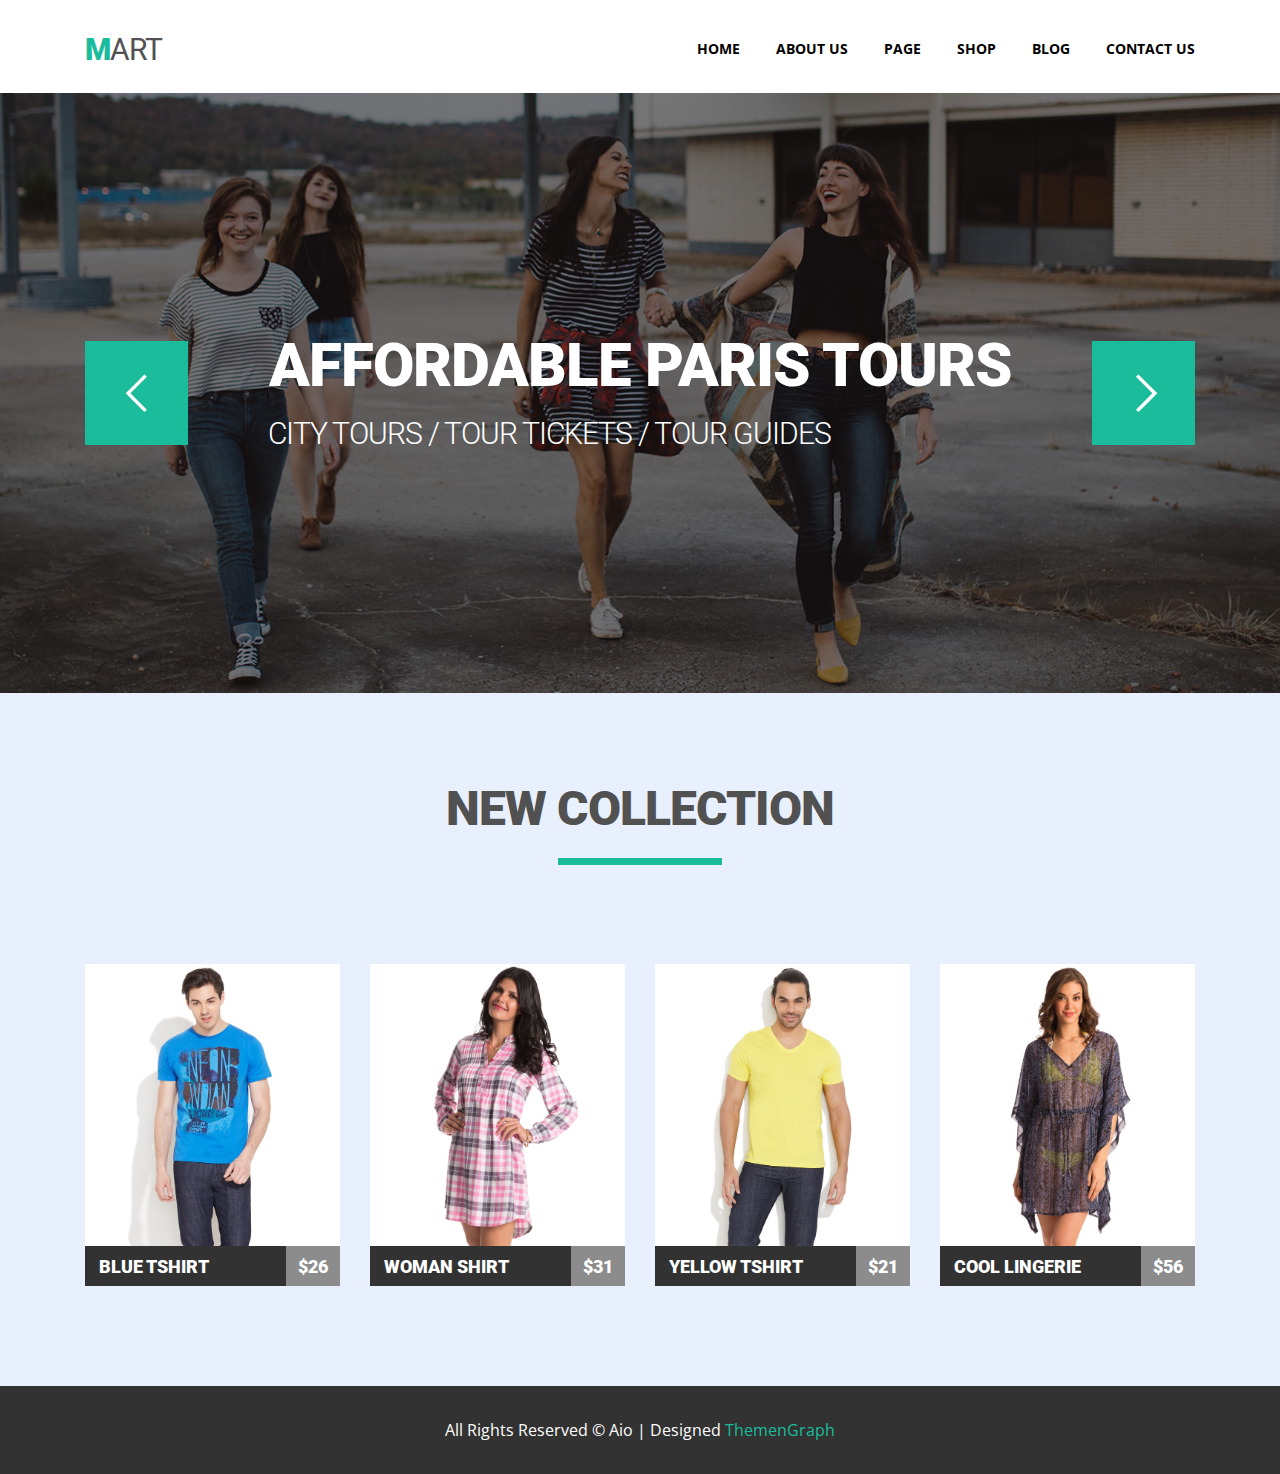
<file: mod-5/index2(absolute buttons).html>
<!DOCTYPE html>
<html lang="en">
  <head>
    <meta charset="UTF-8" />
    <meta name="viewport" content="width=device-width, initial-scale=1.0" />
    <meta http-equiv="X-UA-Compatible" content="ie=edge" />
    <title>HM-5</title>
    <link rel="stylesheet" href="css/reset.css" />
    <link rel="stylesheet" href="css/styles.css" />
    <link rel="stylesheet" href="css/pe-icon-7-stroke.css" />
    <link rel="stylesheet" href="css/helper.css" />
  </head>
  <body>
    <!-- PAGE-WRAPPER -->
    <!-- <div class="page-wrapper"> -->
    <!-- HEADER -->
    <header class="header-bar clearfix">
      <h1 class="logo"><a href="#">mart</a></h1>
      <nav class="menu">
        <ul class="clearfix">
          <li class="navbar"><a href="#">contact us</a></li>
          <li class="navbar"><a href="#">blog</a></li>
          <li class="navbar"><a href="#">shop</a></li>
          <li class="navbar"><a href="#">page</a></li>
          <li class="navbar"><a href="#">about us</a></li>
          <li class="navbar"><a href="#">home</a></li>
        </ul>
      </nav>
    </header>
    <!-- CONTENT-AREA -->
    <section class="slider">
      <img
        src="./img/slide4.png"
        alt="slider"
        height="700"
        width="1920"
        class="slider-img"
      />
      <div class="slider-center">
        <h2>affordable paris tours</h2>
        <p>city tours / tour tickets / tour guides</p>
        <button
          type="button"
          class="pe-7s-angle-left slider-button prev"
        ></button>
        <button
          type="button"
          class="pe-7s-angle-right slider-button next"
        ></button>
      </div>
    </section>
    <main>
      <section class="newcol-headline clearfix">
        <h2 class="aftereffectline">new collection</h2>
        <div class="pdblock">
          <div class="image-content">
            <img src="./img/1.png" alt="bluetshirt" height="282" width="255" />
            <div class="overlay-card">
              <div class="overlay-button">
                <button type="button" class="pe-7s-like"></button>
                <button type="button" class="pe-7s-shuffle"></button>
                <button type="button" class="pe-7s-clock"></button>
                <button type="button" class="pe-7s-cart">
                  <span>add to cart</span>
                </button>
              </div>
            </div>
          </div>
          <div class="pdname-price clearfix">
            <h3 class="blue-tshirt"><a href="#">blue tshirt</a></h3>
            <p>$26</p>
          </div>
        </div>
        <div class="pdblock">
          <div class="image-content">
            <img src="./img/2.png" alt="womanshirt" height="282" width="255" />
            <div class="overlay-card">
              <div class="overlay-button">
                <button type="button" class="pe-7s-like"></button>
                <button type="button" class="pe-7s-shuffle"></button>
                <button type="button" class="pe-7s-clock"></button>
                <button type="button" class="pe-7s-cart">
                  <span>add to cart</span>
                </button>
              </div>
            </div>
          </div>
          <div class="pdname-price clearfix">
            <h3 class="woman-shirt"><a href="#">woman shirt</a></h3>
            <p>$31</p>
          </div>
        </div>
        <div class="pdblock">
          <div class="image-content">
            <img
              src="./img/3.png"
              alt="yellowtshirt"
              height="282"
              width="255"
            />
            <div class="overlay-card">
              <div class="overlay-button">
                <button type="button" class="pe-7s-like"></button>
                <button type="button" class="pe-7s-shuffle"></button>
                <button type="button" class="pe-7s-clock"></button>
                <button type="button" class="pe-7s-cart">
                  <span>add to cart</span>
                </button>
              </div>
            </div>
          </div>
          <div class="pdname-price clearfix">
            <h3 class="yellow-tshirt"><a href="#">yellow tshirt</a></h3>
            <p>$21</p>
          </div>
        </div>
        <div class="pdblock">
          <div class="image-content">
            <img
              src="./img/4.png"
              alt="coollingerie"
              height="282"
              width="255"
            />
            <div class="overlay-card">
              <div class="overlay-button">
                <button type="button" class="pe-7s-like"></button>
                <button type="button" class="pe-7s-shuffle"></button>
                <button type="button" class="pe-7s-clock"></button>
                <button type="button" class="pe-7s-cart">
                  <span>add to cart</span>
                </button>
              </div>
            </div>
          </div>
          <div class="pdname-price clearfix">
            <h3 class="cool-lingerie"><a href="#">cool lingerie</a></h3>
            <p>$56</p>
          </div>
        </div>
      </section>
    </main>
    <footer>
      <div class="foot-wrapper">
        <p>all rights reserved © aio | designed <a href="#">ThemenGraph</a></p>
      </div>
    </footer>
    <!-- </div> -->
  </body>
</html>
</file>
<file: gamescat/css/style.css>
body {
  font-family: "Roboto", sans-serif;
}
.btn {
  background-color: coral;
  border: 1px solid lightcoral;
  color: white;
  font-size: 1rem;
}
.btn-dark {
  line-height: 2rem;
}
.navbar-brand {
  font-weight: bold;
  font-size: 1.5rem;
}
.main-title {
  font-size: 2rem;
}
.main-desc {
  color: #525252;
  font-size: 1rem;
}

.card-title {
  font-weight: bold;
  font-size: 1rem;
}
.sect-title {
  font-size: 1.5rem;
}
.card-desc,
.sect-desc,
.ftr-desc,
.ftr-sign {
  font-size: 0.8rem;
}
.ftr-title {
  font-size: 1rem;
}
.btn-ftr {
  font-size: 1rem;
}
</file>
<file: mod-3/css/styles.css>
@import url("https://fonts.googleapis.com/css?family=Playfair+Display&display=swap");
@import url("https://fonts.googleapis.com/css?family=Ubuntu:300&display=swap");

.navmenu ul {
  text-align: center;
}

.navmenu li {
  display: inline-block;
  margin: 75px 80px 105px 0px;
  font-size: 14px;
  text-transform: uppercase;
}

.navmenu li:last-child {
  margin-right: 0;
}

.navmenu li a:hover {
  color: #03a9f4;
}

.navmenu li a {
  color: #626262;
  text-decoration: none;
}

.wrapper {
  font-family: "Playfair Display", serif;
  color: #626262;
  max-width: 900px;
  margin: 0 auto;
}

.content-wrap {
  font-size: 0;
}

.content {
  display: inline-block;
  width: 420px;
  margin-bottom: 135px;
  margin-right: 60px;
}

.content:nth-child(even) {
  margin-right: 0;
}

.content:nth-child(5) {
  margin-bottom: 0;
}
.content:nth-child(6) {
  margin-bottom: 0;
}

.content img {
  display: block;
  width: 100%;
  height: auto;
}

.topic {
  font-family: "Ubuntu", sans-serif;
  text-transform: uppercase;
  font-size: 14px;
  color: #b4ad9e;
  padding: 30px 0px;
  line-height: normal;
}

.content h2 {
  font-size: 30px;
  padding-bottom: 35px;
  /* text-align: left; */
}

.description {
  text-transform: none;
  text-align: justify;
  padding: 10px 0px;
  font-size: 14px;
  line-height: 24px;
}

.btn-loadmore {
  display: block;
  cursor: pointer;
  margin: 0 auto;
  width: 165px;
  height: 60px;
  /*OR padding: 20px 35px; */
  background-color: #fff;
  border: 1px solid #626262;
  font-family: "Playfair Display", serif;
  color: #626262;
  font-size: 20px;
  /* margin: 0px 368px; */
  margin-top: 60px;
  margin-bottom: 70px;
}
</file>
<file: mod-4/css/style.css>
@import url("https://fonts.googleapis.com/css?family=Open+Sans:300,400,600,700|Roboto:300,900&display=swap");

.page {
  width: 1110px;
  margin: 0 auto;
}

.logo {
  float: left;
  text-transform: uppercase;
  font-size: 30px;
  text-height: 32px;
  letter-spacing: -1px;
  font-family: "Roboto", sans-serif;
  margin: 35px 0px 98px 0px;
}

h1::first-letter {
  color: #1abc9c;
  font-weight: 900;
}

a {
  text-decoration: none;
  color: #515151;
}

.menu {
  float: right;
  width: 1029px;
}

.navbar {
  float: right;
  /* list-style-type: none; */
  /* The unactive item above isn't necessary because we use URL in li, not words, we won't see black dots */
  text-transform: uppercase;
  font-size: 14px;
  line-height: 11px;
  font-family: "Open Sans", sans-serif;
  font-weight: 700;
  margin: 43px 36px 109px 0px;
}

.navbar:first-child {
  margin-right: 0;
}

.navbar a:hover {
  color: #1abc9c;
}

.navbar a {
  color: black;
  text-decoration: none;
}

.clearfix::after {
  display: table;
  content: "";
  clear: both;
}

.main-headline h2 {
  text-transform: uppercase;
  font-size: 48px;
  line-height: 32px;
  letter-spacing: -1px;
  color: #515151;
  font-family: "Roboto", sans-serif;
  font-weight: 900;
  text-align: center;
  /* text-align must have */
}

.aftereffectline::after {
  content: "";
  border-bottom: 7px solid #1abc9c;
  display: block;
  width: 164px;
  height: 33px;
  margin: 0 auto;
  margin-bottom: 99px;
}

/* ---content--- */

.pdblock {
  float: left;
  width: 255px;
  margin-right: 30px;
  margin-bottom: 30px;
}

.pdblock:nth-child(5) {
  margin-right: 0;
}
.pdblock:last-child {
  margin-right: 0;
}

img {
  display: block;
  background: #e9f0fd;
}

.pdname-price {
  background: #323232;
}

.pdname-price h3 {
  float: left;
  width: 187px;
  color: #ffffff;
  font-family: "Roboto", sans-serif;
  font-weight: 900;
  text-transform: uppercase;
  font-size: 18px;
  line-height: 32px;
  padding: 5px 0px 3px 14px;
}

.pdname-price p {
  float: right;
  width: 42px;
  background: rgba(255, 255, 255, 0.44);
  color: #ffffff;
  font-family: "Roboto", sans-serif;
  font-weight: 900;
  text-transform: uppercase;
  font-size: 18px;
  line-height: 32px;
  padding: 5px 0px 3px 12px;
}

/* OR */
/* .pdname-price {
  width: 255px;
  background: #323232;
  color: #ffffff;
  font-family: "Roboto", sans-serif;
  font-weight: 900;
  text-transform: uppercase;
  font-size: 18px;
  line-height: 32px;
}
h3 {
  float: left;
  width: 201px;
}
p {
  display: inline-block;
  width: 54px;
} */

.pdblock:hover .pdname-price {
  background: #1abc9c;
}

/* ----- */

.news-headline h2 {
  text-transform: uppercase;
  font-size: 48px;
  line-height: 32px;
  letter-spacing: -1px;
  color: #515151;
  font-family: "Roboto", sans-serif;
  font-weight: 900;
  text-align: center;
  margin-top: 75px;
  /* text-align must have */
}

.aftereffectline2nd::after {
  content: "";
  border-bottom: 7px solid #1abc9c;
  display: block;
  width: 164px;
  height: 33px;
  margin: 0 auto;
  margin-bottom: 88px;
}

.newscards {
  float: left;
  width: 347px;
  margin-right: 34px;
  font-family: "Open Sans", sans-serif;
}

.newscards:last-child {
  margin-right: 0;
}

.newscards h3 {
  font-size: 18px;
  line-height: 26px;
  color: #555252;
  font-weight: 600;
  margin-top: 10px;
}

.newscards p {
  font-size: 14px;
  line-height: 26px;
  color: #555252;
  font-weight: 400;
  margin-bottom: 13px;
}

.aftereffectline3rd::after {
  content: "";
  border-bottom: 3px solid #4ec6ab;
  display: block;
  width: 136px;
  height: 10px;
  margin-bottom: 25px;
  text-align: left;
}

/* button {
  font-size: 16px;
  line-height: 26px;
  color: #ffffff;
  font-family: "Open Sans", sans-serif;
  font-weight: 300;
  text-align: center;
  text-transform: capitalize;
  color: rgba(0, 0, 0, 0.39);
  background: #4ec6ab;
  width: 160px;
  height: 52px;
  cursor: pointer;
  border: none;
  border-radius: 3px;
  box-shadow: 0px 2px 5px;
} */

.button {
  float: left;
  font-size: 16px;
  line-height: 50px;
  font-weight: 300;
  text-align: center;
  text-transform: capitalize;
  background: #4ec6ab;
  width: 160px;
  height: 52px;
  /* cursor: pointer; */
  border: none;
  border-radius: 3px;
  text-decoration: none;
  color: #ffffff;
  font-family: "Open Sans", sans-serif;
  margin-bottom: 45px;
}
</file>
<file: mod-5/css/styles.css>
@import url("https://fonts.googleapis.com/css?family=Open+Sans:300,400,600,700|Roboto:300,900&display=swap");

.header-bar {
  width: 1110px;
  margin: 0 auto;
}

.logo {
  float: left;
  text-transform: uppercase;
  font-size: 30px;
  line-height: 32px;
  letter-spacing: -1px;
  font-family: "Roboto", sans-serif;
  margin: 34px 0px 27px 0px;
}

h1::first-letter {
  color: #1abc9c;
  font-weight: 900;
}

a {
  text-decoration: none;
  color: #515151;
}

.menu {
  float: right;
  /* width: 1029px; */
}

.navbar {
  float: right;
  text-transform: uppercase;
  font-size: 14px;
  line-height: 11px;
  font-family: "Open Sans", sans-serif;
  font-weight: 700;
  margin: 43px 36px 39px 0px;
}

.navbar:first-child {
  margin-right: 0;
}

.navbar a:hover {
  color: #1abc9c;
}

.navbar a {
  color: black;
  text-decoration: none;
}

.clearfix::after {
  display: table;
  content: "";
  clear: both;
}

/* SLIDER */
.slider {
  position: relative;
}
.slider-img {
  object-fit: cover;
  height: 600px;
  width: 100%;
  margin: 0 auto;
  /* background-color: rgba(0, 0, 2, 0.5); */
}
.slider::before {
  position: absolute;
  background-color: rgba(0, 0, 2, 0.5);
  content: "";
  top: 0;
  left: 0;
  bottom: 0;
  right: 0;
}

.slider-center {
  position: absolute;
  text-transform: uppercase;
  font-family: "Roboto", sans-serif;
  top: 50%;
  left: 50%;
  transform: translate(-50%, -50%);
  color: #ffffff;
  /* text-align: center; */
  width: 1110px;
  margin: 0 auto;
}

.slider-center h2 {
  font-weight: 900;
  font-size: 60px;
  letter-spacing: -1px;
  line-height: 82px;
  text-align: center;
}

.slider-center p {
  font-weight: 300;
  font-size: 30px;
  letter-spacing: -1px;
  line-height: 54px;
  text-align: left;
  width: 745px;
  margin: 0 auto;
}

/* .h2+p-text-box {
  width: 745px;
  margin: 0 auto;
} */

.slider-button {
  position: absolute;
  width: 103px;
  height: 104px;
  font-size: 100px;
  letter-spacing: -2px;
  line-height: 11px;
  border: none;
  color: #ffffff;
  background: #1abc9c;
  padding: 0;
}

.prev {
  left: 0;
  top: 50%;
  transform: translateY(-50%);
}
.next {
  right: 0;
  top: 50%;
  transform: translateY(-50%);
}

.slider-button:hover {
  background-color: rgba(26, 188, 156, 0.6);
}

/* --- */

.newcol-headline h2 {
  text-transform: uppercase;
  font-size: 48px;
  line-height: 32px;
  letter-spacing: -1px;
  color: #515151;
  font-family: "Roboto", sans-serif;
  font-weight: 900;
  text-align: center;
  /* text-align must have */
  padding-top: 100px;
}

.aftereffectline::after {
  content: "";
  border-bottom: 7px solid #1abc9c;
  display: block;
  width: 164px;
  height: 33px;
  margin: 0 auto;
  margin-bottom: 99px;
}

.pdname-price {
  background: #323232;
}

.pdname-price h3 {
  float: left;
  width: 201px;
  color: #ffffff;
  /* ^ it's not necessasy here now */
  font-family: "Roboto", sans-serif;
  font-weight: 900;
  text-transform: uppercase;
  font-size: 18px;
  line-height: 32px;
  padding: 5px 0px 3px 0px;
}

h3 a {
  color: #ffffff;
}
/* personal padding area for <a> in h3 */
.blue-tshirt a {
  padding: 10px 76px 8px 14px;
}
.woman-shirt a {
  padding: 10px 61px 8px 14px;
}
.yellow-tshirt a {
  padding: 10px 50px 8px 14px;
}
.cool-lingerie a {
  padding: 10px 58px 8px 14px;
}

.pdname-price p {
  float: right;
  width: 42px;
  background: rgba(255, 255, 255, 0.44);
  color: #ffffff;
  font-family: "Roboto", sans-serif;
  font-weight: 900;
  text-transform: uppercase;
  font-size: 18px;
  line-height: 32px;
  padding: 5px 0px 3px 12px;
}

.pdblock {
  float: left;
  width: 255px;
  margin-right: 30px;
  margin-bottom: 100px;
}

.pdblock:last-child {
  margin-right: 0;
}

img {
  display: block;
  object-fit: cover;
}

.pdblock:hover .pdname-price {
  background: #1abc9c;
}


.image-content {
  position: relative;
}

.overlay-card {
  position: absolute;
  top: 10px;
  left: 10px;
  right: 10px;
  bottom: 10px;
  opacity: 0;
  /* opacity 0 - is very important here, without it we can't hide orig text icons for the card in the overlay block and we'll see them always, until activating a hover effect. */
}

.overlay-button {
  text-align: center;
  margin-top: 65px;
}

.pdblock:hover .overlay-card {
  background: rgba(0, 0, 0, 0.5);
  opacity: 100;
  /* opacity 100 - it helps us to show our icons and the overlay effect in the overlay block(area) when we activate a hover effect for the overlay block(we don't see icons on a card in the overlay block before activating) */
}

button {
  background: rgba(255, 255, 255, 0);
  border: none;
  display: inline-block;
  /* ^ it is not necessary, but the button block by default is display: inline; */
  border: 1px solid #ffffff;
}

.pdblock:hover button {
  width: 50px;
  height: 50px;
  font-size: 30px;
  line-height: 32px;
  letter-spacing: -1px;
  color: #ffffff;
  text-align: center;
  cursor: pointer;
}

button:hover {
  background: #1abc9c;
  border-color: #1abc9c;
}

.pe-7s-shuffle {
  margin: 0 3px 7px 3px;
}

.pe-7s-cart {
  background: #323232;
  border: 1px solid #ffffff;
}
.pdblock:hover .pe-7s-cart {
  width: 165px;
  font-size: 30px;
  line-height: 32px;
  letter-spacing: -1px;
  color: #ffffff;
  text-align: left;
}
span {
  font-family: "Open Sans", sans-serif;
  font-weight: 400;
  font-size: 14px;
  line-height: 32px;
  /* text-align: right; - doesn't work, because we wrote text-alight above for previous block */
  text-transform: uppercase;
  vertical-align: top;
  margin-left: 20px;
}

main {
  background: #e9f0fd;
}

.newcol-headline {
  width: 1110px;
  margin: 0 auto;
}

/* --footer-- */

footer {
  background-color: #323232;
  font-family: "Open Sans", sans-serif;
  font-weight: 400;
  font-size: 16px;
  line-height: 28px;
  color: #fefefe;
  text-align: center;
  padding: 30px;
  text-transform: capitalize;
}

footer a {
  text-decoration: none;
  color: rgb(26, 188, 156);
}

.foot-wrapper {
  width: 1110px;
  margin: 0 auto;
}
</file>
<file: mod-5/css/pe-icon-7-stroke.css>
@font-face {
	font-family: 'Pe-icon-7-stroke';
	src:url('../fonts/Pe-icon-7-stroke.eot?d7yf1v');
	src:url('../fonts/Pe-icon-7-stroke.eot?#iefixd7yf1v') format('embedded-opentype'),
		url('../fonts/Pe-icon-7-stroke.woff?d7yf1v') format('woff'),
		url('../fonts/Pe-icon-7-stroke.ttf?d7yf1v') format('truetype'),
		url('../fonts/Pe-icon-7-stroke.svg?d7yf1v#Pe-icon-7-stroke') format('svg');
	font-weight: normal;
	font-style: normal;
}

[class^="pe-7s-"], [class*=" pe-7s-"] {
	display: inline-block;
	font-family: 'Pe-icon-7-stroke';
	speak: none;
	font-style: normal;
	font-weight: normal;
	font-variant: normal;
	text-transform: none;
	line-height: 1;

	/* Better Font Rendering =========== */
	-webkit-font-smoothing: antialiased;
	-moz-osx-font-smoothing: grayscale;
}

.pe-7s-album:before {
	content: "\e6aa";
}
.pe-7s-arc:before {
	content: "\e6ab";
}
.pe-7s-back-2:before {
	content: "\e6ac";
}
.pe-7s-bandaid:before {
	content: "\e6ad";
}
.pe-7s-car:before {
	content: "\e6ae";
}
.pe-7s-diamond:before {
	content: "\e6af";
}
.pe-7s-door-lock:before {
	content: "\e6b0";
}
.pe-7s-eyedropper:before {
	content: "\e6b1";
}
.pe-7s-female:before {
	content: "\e6b2";
}
.pe-7s-gym:before {
	content: "\e6b3";
}
.pe-7s-hammer:before {
	content: "\e6b4";
}
.pe-7s-headphones:before {
	content: "\e6b5";
}
.pe-7s-helm:before {
	content: "\e6b6";
}
.pe-7s-hourglass:before {
	content: "\e6b7";
}
.pe-7s-leaf:before {
	content: "\e6b8";
}
.pe-7s-magic-wand:before {
	content: "\e6b9";
}
.pe-7s-male:before {
	content: "\e6ba";
}
.pe-7s-map-2:before {
	content: "\e6bb";
}
.pe-7s-next-2:before {
	content: "\e6bc";
}
.pe-7s-paint-bucket:before {
	content: "\e6bd";
}
.pe-7s-pendrive:before {
	content: "\e6be";
}
.pe-7s-photo:before {
	content: "\e6bf";
}
.pe-7s-piggy:before {
	content: "\e6c0";
}
.pe-7s-plugin:before {
	content: "\e6c1";
}
.pe-7s-refresh-2:before {
	content: "\e6c2";
}
.pe-7s-rocket:before {
	content: "\e6c3";
}
.pe-7s-settings:before {
	content: "\e6c4";
}
.pe-7s-shield:before {
	content: "\e6c5";
}
.pe-7s-smile:before {
	content: "\e6c6";
}
.pe-7s-usb:before {
	content: "\e6c7";
}
.pe-7s-vector:before {
	content: "\e6c8";
}
.pe-7s-wine:before {
	content: "\e6c9";
}
.pe-7s-cloud-upload:before {
	content: "\e68a";
}
.pe-7s-cash:before {
	content: "\e68c";
}
.pe-7s-close:before {
	content: "\e680";
}
.pe-7s-bluetooth:before {
	content: "\e68d";
}
.pe-7s-cloud-download:before {
	content: "\e68b";
}
.pe-7s-way:before {
	content: "\e68e";
}
.pe-7s-close-circle:before {
	content: "\e681";
}
.pe-7s-id:before {
	content: "\e68f";
}
.pe-7s-angle-up:before {
	content: "\e682";
}
.pe-7s-wristwatch:before {
	content: "\e690";
}
.pe-7s-angle-up-circle:before {
	content: "\e683";
}
.pe-7s-world:before {
	content: "\e691";
}
.pe-7s-angle-right:before {
	content: "\e684";
}
.pe-7s-volume:before {
	content: "\e692";
}
.pe-7s-angle-right-circle:before {
	content: "\e685";
}
.pe-7s-users:before {
	content: "\e693";
}
.pe-7s-angle-left:before {
	content: "\e686";
}
.pe-7s-user-female:before {
	content: "\e694";
}
.pe-7s-angle-left-circle:before {
	content: "\e687";
}
.pe-7s-up-arrow:before {
	content: "\e695";
}
.pe-7s-angle-down:before {
	content: "\e688";
}
.pe-7s-switch:before {
	content: "\e696";
}
.pe-7s-angle-down-circle:before {
	content: "\e689";
}
.pe-7s-scissors:before {
	content: "\e697";
}
.pe-7s-wallet:before {
	content: "\e600";
}
.pe-7s-safe:before {
	content: "\e698";
}
.pe-7s-volume2:before {
	content: "\e601";
}
.pe-7s-volume1:before {
	content: "\e602";
}
.pe-7s-voicemail:before {
	content: "\e603";
}
.pe-7s-video:before {
	content: "\e604";
}
.pe-7s-user:before {
	content: "\e605";
}
.pe-7s-upload:before {
	content: "\e606";
}
.pe-7s-unlock:before {
	content: "\e607";
}
.pe-7s-umbrella:before {
	content: "\e608";
}
.pe-7s-trash:before {
	content: "\e609";
}
.pe-7s-tools:before {
	content: "\e60a";
}
.pe-7s-timer:before {
	content: "\e60b";
}
.pe-7s-ticket:before {
	content: "\e60c";
}
.pe-7s-target:before {
	content: "\e60d";
}
.pe-7s-sun:before {
	content: "\e60e";
}
.pe-7s-study:before {
	content: "\e60f";
}
.pe-7s-stopwatch:before {
	content: "\e610";
}
.pe-7s-star:before {
	content: "\e611";
}
.pe-7s-speaker:before {
	content: "\e612";
}
.pe-7s-signal:before {
	content: "\e613";
}
.pe-7s-shuffle:before {
	content: "\e614";
}
.pe-7s-shopbag:before {
	content: "\e615";
}
.pe-7s-share:before {
	content: "\e616";
}
.pe-7s-server:before {
	content: "\e617";
}
.pe-7s-search:before {
	content: "\e618";
}
.pe-7s-film:before {
	content: "\e6a5";
}
.pe-7s-science:before {
	content: "\e619";
}
.pe-7s-disk:before {
	content: "\e6a6";
}
.pe-7s-ribbon:before {
	content: "\e61a";
}
.pe-7s-repeat:before {
	content: "\e61b";
}
.pe-7s-refresh:before {
	content: "\e61c";
}
.pe-7s-add-user:before {
	content: "\e6a9";
}
.pe-7s-refresh-cloud:before {
	content: "\e61d";
}
.pe-7s-paperclip:before {
	content: "\e69c";
}
.pe-7s-radio:before {
	content: "\e61e";
}
.pe-7s-note2:before {
	content: "\e69d";
}
.pe-7s-print:before {
	content: "\e61f";
}
.pe-7s-network:before {
	content: "\e69e";
}
.pe-7s-prev:before {
	content: "\e620";
}
.pe-7s-mute:before {
	content: "\e69f";
}
.pe-7s-power:before {
	content: "\e621";
}
.pe-7s-medal:before {
	content: "\e6a0";
}
.pe-7s-portfolio:before {
	content: "\e622";
}
.pe-7s-like2:before {
	content: "\e6a1";
}
.pe-7s-plus:before {
	content: "\e623";
}
.pe-7s-left-arrow:before {
	content: "\e6a2";
}
.pe-7s-play:before {
	content: "\e624";
}
.pe-7s-key:before {
	content: "\e6a3";
}
.pe-7s-plane:before {
	content: "\e625";
}
.pe-7s-joy:before {
	content: "\e6a4";
}
.pe-7s-photo-gallery:before {
	content: "\e626";
}
.pe-7s-pin:before {
	content: "\e69b";
}
.pe-7s-phone:before {
	content: "\e627";
}
.pe-7s-plug:before {
	content: "\e69a";
}
.pe-7s-pen:before {
	content: "\e628";
}
.pe-7s-right-arrow:before {
	content: "\e699";
}
.pe-7s-paper-plane:before {
	content: "\e629";
}
.pe-7s-delete-user:before {
	content: "\e6a7";
}
.pe-7s-paint:before {
	content: "\e62a";
}
.pe-7s-bottom-arrow:before {
	content: "\e6a8";
}
.pe-7s-notebook:before {
	content: "\e62b";
}
.pe-7s-note:before {
	content: "\e62c";
}
.pe-7s-next:before {
	content: "\e62d";
}
.pe-7s-news-paper:before {
	content: "\e62e";
}
.pe-7s-musiclist:before {
	content: "\e62f";
}
.pe-7s-music:before {
	content: "\e630";
}
.pe-7s-mouse:before {
	content: "\e631";
}
.pe-7s-more:before {
	content: "\e632";
}
.pe-7s-moon:before {
	content: "\e633";
}
.pe-7s-monitor:before {
	content: "\e634";
}
.pe-7s-micro:before {
	content: "\e635";
}
.pe-7s-menu:before {
	content: "\e636";
}
.pe-7s-map:before {
	content: "\e637";
}
.pe-7s-map-marker:before {
	content: "\e638";
}
.pe-7s-mail:before {
	content: "\e639";
}
.pe-7s-mail-open:before {
	content: "\e63a";
}
.pe-7s-mail-open-file:before {
	content: "\e63b";
}
.pe-7s-magnet:before {
	content: "\e63c";
}
.pe-7s-loop:before {
	content: "\e63d";
}
.pe-7s-look:before {
	content: "\e63e";
}
.pe-7s-lock:before {
	content: "\e63f";
}
.pe-7s-lintern:before {
	content: "\e640";
}
.pe-7s-link:before {
	content: "\e641";
}
.pe-7s-like:before {
	content: "\e642";
}
.pe-7s-light:before {
	content: "\e643";
}
.pe-7s-less:before {
	content: "\e644";
}
.pe-7s-keypad:before {
	content: "\e645";
}
.pe-7s-junk:before {
	content: "\e646";
}
.pe-7s-info:before {
	content: "\e647";
}
.pe-7s-home:before {
	content: "\e648";
}
.pe-7s-help2:before {
	content: "\e649";
}
.pe-7s-help1:before {
	content: "\e64a";
}
.pe-7s-graph3:before {
	content: "\e64b";
}
.pe-7s-graph2:before {
	content: "\e64c";
}
.pe-7s-graph1:before {
	content: "\e64d";
}
.pe-7s-graph:before {
	content: "\e64e";
}
.pe-7s-global:before {
	content: "\e64f";
}
.pe-7s-gleam:before {
	content: "\e650";
}
.pe-7s-glasses:before {
	content: "\e651";
}
.pe-7s-gift:before {
	content: "\e652";
}
.pe-7s-folder:before {
	content: "\e653";
}
.pe-7s-flag:before {
	content: "\e654";
}
.pe-7s-filter:before {
	content: "\e655";
}
.pe-7s-file:before {
	content: "\e656";
}
.pe-7s-expand1:before {
	content: "\e657";
}
.pe-7s-exapnd2:before {
	content: "\e658";
}
.pe-7s-edit:before {
	content: "\e659";
}
.pe-7s-drop:before {
	content: "\e65a";
}
.pe-7s-drawer:before {
	content: "\e65b";
}
.pe-7s-download:before {
	content: "\e65c";
}
.pe-7s-display2:before {
	content: "\e65d";
}
.pe-7s-display1:before {
	content: "\e65e";
}
.pe-7s-diskette:before {
	content: "\e65f";
}
.pe-7s-date:before {
	content: "\e660";
}
.pe-7s-cup:before {
	content: "\e661";
}
.pe-7s-culture:before {
	content: "\e662";
}
.pe-7s-crop:before {
	content: "\e663";
}
.pe-7s-credit:before {
	content: "\e664";
}
.pe-7s-copy-file:before {
	content: "\e665";
}
.pe-7s-config:before {
	content: "\e666";
}
.pe-7s-compass:before {
	content: "\e667";
}
.pe-7s-comment:before {
	content: "\e668";
}
.pe-7s-coffee:before {
	content: "\e669";
}
.pe-7s-cloud:before {
	content: "\e66a";
}
.pe-7s-clock:before {
	content: "\e66b";
}
.pe-7s-check:before {
	content: "\e66c";
}
.pe-7s-chat:before {
	content: "\e66d";
}
.pe-7s-cart:before {
	content: "\e66e";
}
.pe-7s-camera:before {
	content: "\e66f";
}
.pe-7s-call:before {
	content: "\e670";
}
.pe-7s-calculator:before {
	content: "\e671";
}
.pe-7s-browser:before {
	content: "\e672";
}
.pe-7s-box2:before {
	content: "\e673";
}
.pe-7s-box1:before {
	content: "\e674";
}
.pe-7s-bookmarks:before {
	content: "\e675";
}
.pe-7s-bicycle:before {
	content: "\e676";
}
.pe-7s-bell:before {
	content: "\e677";
}
.pe-7s-battery:before {
	content: "\e678";
}
.pe-7s-ball:before {
	content: "\e679";
}
.pe-7s-back:before {
	content: "\e67a";
}
.pe-7s-attention:before {
	content: "\e67b";
}
.pe-7s-anchor:before {
	content: "\e67c";
}
.pe-7s-albums:before {
	content: "\e67d";
}
.pe-7s-alarm:before {
	content: "\e67e";
}
.pe-7s-airplay:before {
	content: "\e67f";
}
</file>
<file: mod-6/css/styles.css>
@import url("https://fonts.googleapis.com/css?family=Kaushan+Script|Montserrat:400,700|Roboto:300i,400&display=swap");

.page-wrapper {
  width: 1200px;
  margin: 0 auto;
}
/* ---- */
/* .areas {
    min-height: 100vh;
    display: flex;
    flex-direction: column;
}

header {
    height: 50px;
}
main {
    flex-grow: 1;
}
footer {
    height: 63px;
} */
/* ---- */

/* HEADER */
.headbox {
  display: flex;
  /* flex-direction: row; - by default */
  justify-content: space-between;
  align-items: flex-end;
  height: 50px;
  margin-bottom: 130px;
}

.logotype {
  font-size: 30px;
  font-weight: 700;
}

a {
  text-decoration: none;
  color: #95e1d3;
  font-family: "Montserrat", sans-serif;
}

.menu-items {
  display: flex;
  font-size: 14px;
  /* font-weight: 400; */
  /* standart font-weight is 400, so, we can ignore the item above */
  text-transform: uppercase;
}

.item {
  margin-right: 60px;
}
.item:last-child {
  margin-right: 0;
}

.item a {
  position: relative;
  transition: color 0.2s linear;
  /* color: #f38181; */
}
.item a:hover {
  color: #f38181;
}

.item {
  list-style: none;
  /* it is not necessary */
}

.item a::before {
  content: "";
  position: absolute;
  /* border-bottom: 3px solid transparent; */
  /* OR */
  background: transparent;
  /* margin-top: 24px; */
  /* OR */
  bottom: -12px;
  width: 100%;
  /* ...3px solid in unactive border-bottom...*/
  /* OR */
  height: 3px;
  visibility: hidden;

  /* transform: rotate(0); */
  /* OR */
  transform: scale(0);
  /* OR */
  /* transform: skew(0); */
  /* transition: transform 0.2s linear; */
  /* - one circle */
  transition: 0.2s linear;
  /* - reverse circle */
}
.item a:hover::before {
  visibility: visible;
  background: #f38181;
  /* transform: rotateZ(180deg); */
  /* OR */
  transform: scale(1);
  /* OR */
  /* transform: skewX(180deg); */
}
/* HEADER-END */

/* MAIN */
.kaushan {
  font-size: 24px;
  color: #333333;
  font-family: "Kaushan Script";
  font-weight: 400;
  /* text-align: center; */
  margin-bottom: 20px;
}
.montserrat {
  font-size: 30px;
  color: #333333;
  font-family: "Montserrat";
  font-weight: 700;
  /* text-align: center; */
  text-transform: uppercase;
}
h2 {
  display: flex;
  /* flex-wrap: wrap; */
  flex-direction: column;
  /* justify-content: center; */
  align-items: center;
}
.aftereffectline::after {
  content: "";
  display: block;
  width: 60px;
  height: 3px;
  background: #f38181;
  margin-top: 40px;
  margin-bottom: 65px;
}

/* --AMAZ-SERVICES- */
.services {
  display: flex;
  justify-content: space-around;
  flex-wrap: wrap;
}
h3 {
  font-size: 14px;
  color: #333333;
  font-family: "Montserrat";
  font-weight: 400;
  text-transform: uppercase;
  margin-bottom: 15px;
}
p {
  /* width: 290px; - made it for .info-serv*/
  font-size: 15px;
  line-height: 24px;
  color: #999999;
  font-family: "Roboto";
  font-weight: 400;
}
.info-serv {
  width: 290px;
  padding-left: 80px;
  position: relative;
  margin-bottom: 95px;
}
/* .info-serv {
    flex: 0 0 382px;
    position: relative;
    padding-left: 80px;
} */
.photgraphy::before {
  background-image: url(../img/services/photography.png);
}
.web::before {
  background-image: url(../img/services/web-design.png);
}
.creativity::before {
  background-image: url(../img/services/creativity.png);
}
.seo::before {
  background-image: url(../img/services/seo.png);
}
.css-html::before {
  background-image: url(../img/services/css-html.png);
}
.digital::before {
  background-image: url(../img/services/digital.png);
}
/* OR .classX:nth-child(X)::before {
    background-image: url();
} */
.info-serv::before {
  display: block;
  position: absolute;
  left: 17px;
  content: "";
  width: 34px;
  height: 32px;
}

.about-team {
  margin: 0 auto;
  text-align: center;
  margin-bottom: 90px;
  margin-left: 130px;
  margin-right: 130px;
  /* OR */
  /* width: 78.33%; */
}

/* --MEET-O-TEAM-TEXT- */
.our-team {
  display: flex;
  justify-content: space-between;
  margin-bottom: 80px;
}
.teammate-card {
  text-align: center;
}
.teammate-info h3 {
  margin-top: 30px;
}
.teammate-info p {
  font-weight: 300;
  font-style: italic;
}
/* -MEET-O-TEAM-CARDS- */
img {
  display: block;
  /* without it we can see a lond green 2px line under our image, add current selector, don't add height for .img-settings to fix it(it's not a good idea) */
}
.img-settings {
  /* width: 380px;
  height: 470px; */
  /* DON'T USE IT! */
  /* transform: translate(0px); */
  transition: 0.2s linear;
  position: relative;
}
/* ------ */
/* OLD ATTEMPT */
/* .img-settings:hover {
  transform: translate(-10px, -10px);
  box-shadow: 10px 10px #95e1d3;
} */

/* CURRENT */
.back-cover:hover .img-settings {
  transform: translate(-10px, -10px);
  box-shadow: 10px 10px #95e1d3;
}

/* --OR--TRY THIS ANOTHER ONE- */
/* .back-cover {
  background: #95e1d3;
}
.back-cover:hover .img-settings {
  transform: translate(-10px, -10px);
} */
/* ------ */

.overlay-card {
  /* display: flex;
  justify-content: center;
  align-items: center; */
  position: absolute;
  top: 0px;
  left: 0px;
  right: 0px;
  bottom: 0px;
  opacity: 0;
  /* (BETTER, A SOFT BG GRADIENT) */
  /* OR */
  /* visibility: hidden; */
  background: linear-gradient(
    0deg,
    rgba(252, 227, 138, 0.7),
    rgba(243, 129, 129, 0.7)
  );
  transition: 0.2s linear;
}

.back-cover:hover .overlay-card {
  /* background: linear-gradient(
    0deg,
    rgba(252, 227, 138, 0.7),
    rgba(243, 129, 129, 0.7)
  ); */
  /* ^ it works good here */
  /* transition: 0.2s linear; */
  /* OR */
  /* THE BEST VARIANT TO USE LINES ABOVE IN .overlay-card OTHERWISE, transition: 0.2s linear; IN .img-settings:hover .overlay-card DON'T WORK  */
  opacity: 1;
  /* (BETTER, A SOFT BG GRADIENT) */
  /* OR */
  /* visibility: visible; */
}

.overlay-buttons {
  display: flex;
  justify-content: center;
  margin: 0 auto;
  margin-top: 207px;
  /* OR */
  /* we can try to activate display: flex; justify-content: center; align-items: center; for .overlay-card */
  /* but I think it is not a good idea */
}

.btn {
  width: 56px;
  height: 56px;
  background: #fce38a;
  transition: background-color 0.2s linear;
  /* 'background-color' ABOVE - IT REALLY WORKS(read theory mod-6) */
  /* transition: 0.2s linear; */
  /* IF WE STAY THE ITEM ABOVE WE'LL GET BAD AFTEREFFECT WHEN WE TAKE AWAY THE CURSOR FROM A CARD, WILL BE BETTER TO PUT THAT ITEM BELOW FOR EVERY BTN */
}
.btn:nth-child(1) {
  border-right: 1px solid #f38181;
}
.btn:nth-child(2) {
  border-right: 1px solid #f38181;
}
.btn:nth-child(3) {
  border-right: 1px solid #f38181;
}

.facebook {
  background-image: url(../img/social/facebook.png);
}
.twitter {
  background-image: url(../img/social/twitter.png);
}
.pinterest {
  background-image: url(../img/social/pinterest.png);
}
.instagram {
  background-image: url(../img/social/instagram.png);
}

.btn:nth-child(1):hover {
  background: #95e1d3;
  background-image: url(../img/social/facebook.png);
}
.btn:nth-child(2):hover {
  background: #95e1d3;
  background-image: url(../img/social/twitter.png);
}
.btn:nth-child(3):hover {
  background: #95e1d3;
  background-image: url(../img/social/pinterest.png);
}
.btn:nth-child(4):hover {
  background: #95e1d3;
  background-image: url(../img/social/instagram.png);
}

/* --FOOTER- */
footer p {
  font-size: 14px;
  color: #333333;
  font-family: "Montserrat";
  font-weight: 400;
  /* text-align: center; */
  vertical-align: middle;
}
footer a {
  color: #f38181;
}
footer {
  display: flex;
  /* flex-direction: row; - by default */
  justify-content: space-between;
  align-items: center;
  height: 63px;
  border-top: 1px solid #e5e5e5;
}

.txt {
  font-size: 15px;
  line-height: 24px;
  color: #999999;
  font-family: "Roboto";
  font-weight: 300;
  /* font-style: italic; */
  background: #ffffff;
  border: 1px solid #e7e7e7;
  /* padding: 7px 45px 7px 10px;
    margin-right: 5px; */
  /* OR */
  width: 220px;
  height: 38px;
  border-right: none;
  padding-left: 10px;
  margin-right: -5px;
}
.sbm {
  font-size: 14px;
  color: #ffffff;
  font-family: "Montserrat";
  font-weight: 700;
  text-align: center;
  background: #95e1d3;
  border: none;
  text-transform: uppercase;
  cursor: pointer;
  /* padding: 12px 31px 12px 31px; */
  /* OR */
  width: 150px;
  height: 42px;
}
.txt::placeholder {
  color: #cccccc;
  font-style: italic;
}
</file>
<file: mod-7/css/styles.css>
@font-face {
  font-family: "Monoton";
  src: url(../fonts/monoton-v8-latin-regular.woff2) format("woff2");
}
@font-face {
  font-family: "Montserrat";
  src: url(../fonts/montserrat-v13-latin-700.woff2) format("woff2");
}
@font-face {
  font-family: "RoBoToSLB";
  src: url(../fonts/roboto-slab-v8-latin-regular.woff2) format("woff2");
}
@font-face {
  font-family: "MERweather";
  src: url(../fonts/merriweather-v20-latin-regular.woff2) format("woff2");
}

.headbox {
  width: 940px;
  margin: 0 auto;
}
/* HEADER */
.headbox {
  display: flex;
  justify-content: space-between;
  align-items: flex-end;
  height: 40px;
  margin-bottom: 110px;
  padding-top: 45px;
}
.logotype {
  font-size: 26px;
  letter-spacing: 1px;
  line-height: 41px;
  color: #fed136;
  font-family: "Monoton";
}

a {
  text-decoration: none;
  color: #222222;
}

.menu-items {
  display: flex;
  font-family: "Montserrat";
  font-size: 14px;
  line-height: 41px;
  font-weight: 400;
  text-align: center;
  text-transform: uppercase;
}

.item {
  list-style: none;
  margin-right: 40px;
}
.item:last-child {
  margin-right: 0;
}

.item a {
  transition: color 0.2s linear;
}
.item a:hover {
  color: #fed136;
}

/* MAIN CONTENT */
.services {
  width: 940px;
  margin: 0 auto;
}

h2 {
  font-family: "Montserrat";
  font-weight: 700;
  font-size: 40px;
  letter-spacing: -1px;
  line-height: 75px;
  text-align: center;
  text-transform: uppercase;
}
.black {
  color: #222222;
}

.sub-title {
  font-size: 16px;
  color: #777777;
  font-family: "MERweather";
  font-weight: 400;
  font-style: italic;
  text-align: center;
}

.three-services {
  display: flex;
  justify-content: space-between;
  margin-top: 75px;
  margin-bottom: 120px;
}
h3 {
  font-size: 18px;
  letter-spacing: 0px;
  line-height: 55px;
  color: #222222;
  font-family: "Montserrat";
  font-weight: 700;
  text-align: center;
}
p {
  font-size: 14px;
  letter-spacing: 0px;
  color: #777777;
  font-family: "RoBoToSLB";
  font-weight: 400;
  text-align: center;
  line-height: 24px;
  /* margin-bottom: 75px; */
}

.mini-article {
  /* position: relative; IF YOU WANT TO USE "POSITION" ACTIVATE IT */
  width: 280px;
  /* background-repeat: no-repeat; for all img, if it is necessary*/
}

.e-commerce::before {
  background-image: url(../img/basket.png);
  /* background-repeat: no-repeat; or use it for every img(can use for some img(as usual this img smaller than fixed area squares for our images) */
}
.responsive-web::before {
  background-image: url(../img/checked.png);
}
.web-security::before {
  background-image: url(../img/lock.png);
}

.mini-article::before {
  display: block;
  /* position: absolute; IF YOU WANT TO USE "POSITION" ACTIVATE IT */
  content: "";
  /* width: 42px;
    height: 41px; we don't use fixed sizes for img-squares, our size is the size for our round-square*/
  /* background-repeat: no-repeat; use it if just the size of our img smaller than fixed width and height for these images on the web-page*/
  background-repeat: no-repeat;
  background-position: center;
  /* it helps us to put the icon on the center in the round */
  /* top: 30px;
    left: 107px; IF YOU WANT TO USE "POSITION" ACTIVATE IT */
  width: 66px;
  height: 66px;
  border-radius: 36px;
  border: 3px solid #fed136;
  margin: 0 auto; /* DEACTIVATE IT (we needn't margin-bottom, because we have line-height:55px for h3)*/
}

/* FORMS CONTENT */
.white {
  color: #ffffff;
  padding-top: 90px;
}

.contact-us {
  background-image: url(../img/map.png);
  background-color: #222222;
  object-fit: fill;
  background-repeat: no-repeat;
  background-position: right bottom;
  width: 100%;
  height: 100%;
}

.forms-wrapper {
  width: 940px;
  margin: 0 auto;
}

.left-forms {
  display: flex;
  flex-direction: column;
  justify-content: space-between;
}

.left {
  font-size: 14px;
  color: #222222;
  font-family: "RoBoToSLB";
  font-weight: 400;
  width: 433px;
  height: 50px;
  border-radius: 3px;
  border: none;
  padding-left: 20px;
  /* margin-bottom: 28px; */
}

.forms-wrapper {
  display: flex;
  justify-content: space-between;
  margin-top: 75px;
  margin-bottom: 28px;
}

textarea {
  width: 433px;
  height: 210px;
  font-size: 14px;
  color: #222222;
  font-family: "RoBoToSLB";
  font-weight: 400;
  border-radius: 3px;
  border: none;
  padding-top: 17px;
  padding-left: 20px;
  resize: none;
}

.left:hover {
  outline: 2px solid skyblue;
}
.right:hover {
  outline: 2px solid skyblue;
}
.input-valid:focus {
  outline: 2px solid rgb(207, 4, 4);
  /* -moz-outline-radius: 5px; */
}
.input-valid:valid {
  outline: 2px solid rgb(4, 207, 4);
  /* -moz-outline-radius: 5px; */
}
/* input:-moz-placeholder { */
input::placeholder {
  color: #bbbbbb;
  font-family: "Montserrat";
  font-weight: 700;
  text-transform: uppercase;
}
/* textarea::-moz-placeholder { */
textarea::placeholder {
  color: #bbbbbb;
  font-family: "Montserrat";
  font-weight: 700;
  text-transform: uppercase;
}

button {
  display: block;
  cursor: pointer;
  margin: 0 auto;
  font-size: 18px;
  color: #ffffff;
  font-family: "Montserrat";
  font-weight: 700;
  text-transform: uppercase;
  /* text-align: center; */
  width: 240px;
  height: 65px;
  border: none;
  border-radius: 3px;
  background-color: #fed136;
  /* margin-bottom: 65px; */
}
.btn {
  padding-bottom: 65px;
}
</file>
<file: mod-8/css/media.css>
@media screen and (min-width: 748px) {
  .tablet-header {
    display: flex;
    justify-content: space-between;
    align-items: center;
    width: 89.3%;
    margin: 0 auto;
    padding-top: 38px;
    padding-bottom: 140px;
  }
  .menu-items {
    padding: 0;
    margin: 0;

    order: 1;
  }
  .tablet-logo {
    margin: 0;
  }

  /* ---- */

  .upper-article {
    width: 532px;
    font-size: 52px;
    margin: 0 auto;
    line-height: 63px;
    margin-bottom: 30px;
  }

  .intro-descr {
    font-size: 24px;
    margin-bottom: 36px;
  }

  .intro {
    padding-bottom: 234px;
  }

  /* --- */

  .small-article {
    padding-bottom: 37px;
  }

  .all-team {
    display: flex;
    justify-content: space-between;
    flex-wrap: wrap;
    width: 492px;
    margin: 0 auto;
  }
  .second {
    order: 3;
  }
  .fourth {
    order: 4;
  }

  p {
    width: 215px;
  }

  .person-list:nth-child(1) {
    margin-bottom: 60px;
  }
  .person-list:nth-child(3) {
    margin-bottom: 60px;
  }

  .button-2 {
    width: 193px;
  }
}

@media screen and (min-width: 940px) {
  .tablet-header {
    display: flex;
    justify-content: space-between;
    align-items: center;
    width: 940px;
  }

  .upper-article {
    width: 620px;
  }

  .all-team {
    display: flex;
    justify-content: space-between;
    width: 940px;
  }

  .main-content {
    padding-bottom: 73px;
  }

  /* ALL ROWS BELOW ARE NOT NECESSARY, JUST FOR A NICE GRID IN THE LAST FLEX CONTAINER */
  .person-list:nth-child(1) {
    margin-bottom: 0;
  }
  .person-list:nth-child(2) {
    margin-bottom: 0;
  }
  .person-list:nth-child(3) {
    margin-bottom: 0;
  }
  .person-list:nth-child(4) {
    margin-bottom: 0;
  }
  .all-team {
    margin-bottom: 40px;
  }
}
</file>
<file: mod-9/css/media.css>
@media screen and (min-width: 320px) {
  .button-1 {
    width: 280px;
  }
  .button-2 {
    width: 280px;
  }
}
@media screen and (min-width: 748px) {
  .tablet-header {
    width: 100%;
    margin: 0 auto;
    padding-top: 38px;
    padding-bottom: 140px;
  }
  .menu-items {
    padding: 0;
    margin: 0;
    /* padding-left: 4px; */
  }
  .tablet-logo {
    margin: 0;
    /* padding-right: 2px; */
  }

  /* ---- */

  .upper-article {
    font-size: 52px;
    /* margin: 0 auto; */
    line-height: 63px;
    margin-bottom: 30px;
  }

  .intro-descr {
    font-size: 24px;
    margin-bottom: 36px;
  }

  .intro {
    padding-bottom: 234px;
  }

  /* --- */

  .small-article {
    padding-bottom: 37px;
  }

  .lucas {
    order: 3;
  }
  .heather {
    order: 2;
  }
  .bethany {
    order: 4;
  }

  .tablet-txt {
    width: 220px;
  }

  .person-list:nth-child(1) {
    margin-bottom: 60px;
  }
  .person-list:nth-child(3) {
    margin-bottom: 60px;
  }

  .button-2 {
    width: 193px;
  }
  /* TRY IT! */
  /* .person-1 {
    padding-left: 40px;
  }
  .person-2 {
    padding-left: 40px;
  }
  .person-3 {
    padding-right: 40px;
  }
  .person-4 {
    padding-right: 40px;
  } */

  .left-btns {
    order: 2;
  }
  .right-logo {
    order: 1;
  }
}

@media screen and (min-width: 940px) {
  .main-content {
    padding-bottom: 73px;
  }

  .menu-items {
    padding-left: 30px;
  }
  .tablet-logo {
    /* padding-right: 105px; */
  }

  .person-1 {
    padding-left: 0px;
  }
  .person-2 {
    padding-left: 0px;
  }
  .person-3 {
    padding-right: 0px;
  }
  .person-4 {
    padding-right: 0px;
  }

  .tablet-txt {
    width: 100%;
  }
}
</file>
<file: mod-10/css/style.css>
@import "./normalize.css";

@import url("https://fonts.googleapis.com/css?family=Kaushan+Script|Montserrat:400,700|Roboto:300i,400&display=swap");

* {
  margin: 0;
  padding: 0;
  -webkit-box-sizing: border-box;
          box-sizing: border-box;
}

.page-wrapper {
  width: 1200px;
  margin: 0 auto;
}

/* HEADER */
.banner {
  height: 1000px;
  background: -webkit-gradient(
      linear,
      left bottom, left top,
      from(rgba(252, 227, 138, 0.8)),
      to(rgba(243, 129, 129, 0.8))
    ),
    url(../img/bg.jpg) no-repeat center;
  background: -o-linear-gradient(
      bottom,
      rgba(252, 227, 138, 0.8),
      rgba(243, 129, 129, 0.8)
    ),
    url(../img/bg.jpg) no-repeat center;
  background: linear-gradient(
      0deg,
      rgba(252, 227, 138, 0.8),
      rgba(243, 129, 129, 0.8)
    ),
    url(../img/bg.jpg) no-repeat center;
  /* background-position: center;
  background-repeat: no-repeat; */
  background-size: cover;
}
@media (-webkit-min-device-pixel-ratio: 2), (-o-min-device-pixel-ratio: 2/1), (min-resolution: 192dpi), (min-resolution: 2dppx) {
  .banner {
    background: -webkit-gradient(
        linear,
        left bottom, left top,
        from(rgba(252, 227, 138, 0.8)),
        to(rgba(243, 129, 129, 0.8))
      ),
      url(../img/bg@2x.jpg) no-repeat center;
    background: -o-linear-gradient(
        bottom,
        rgba(252, 227, 138, 0.8),
        rgba(243, 129, 129, 0.8)
      ),
      url(../img/bg@2x.jpg) no-repeat center;
    background: linear-gradient(
        0deg,
        rgba(252, 227, 138, 0.8),
        rgba(243, 129, 129, 0.8)
      ),
      url(../img/bg@2x.jpg) no-repeat center;
      background-size: cover;
  }
}

.header {
  display: -webkit-box;
  display: -ms-flexbox;
  display: flex;
  /* flex-direction: row; - by default */
  -webkit-box-pack: justify;
      -ms-flex-pack: justify;
          justify-content: space-between;
  -webkit-box-align: center;
      -ms-flex-align: center;
          align-items: center;
  /* height: 70px; */
  /* margin-bottom: 130px; */
}

.logotype {
  font-size: 30px;
  font-weight: 700;
}

.link {
  text-decoration: none;
  color: #ffffff;
  font-family: "Montserrat", sans-serif;
}

.nav-menu {
  display: -webkit-box;
  display: -ms-flexbox;
  display: flex;
  align-items: center;
  font-size: 14px;
  /* font-weight: 400; */
  /* standart font-weight is 400, so, we can ignore the item above */
  text-transform: uppercase;
}

.nav-menu__item {
  margin-right: 60px;
}
.nav-menu__item:last-child {
  margin-right: 0;
}

.nav-menu__item {
  list-style: none;
  /* it is not necessary */
}

.nav-menu__link {
  position: relative;
  -webkit-transition: color 0.2s linear;
  -o-transition: color 0.2s linear;
  transition: color 0.2s linear;
  /* color: #f38181; */
}
.nav-menu__link:hover {
  color: #fce38a;
}

.nav-menu__link::before {
  content: "";
  position: absolute;
  /* border-bottom: 3px solid transparent; */
  /* OR */
  background: transparent;
  /* margin-top: 24px; */
  /* OR */
  bottom: -12px;
  width: 100%;
  /* ...3px solid in unactive border-bottom...*/
  /* OR */
  height: 3px;
  visibility: hidden;

  /* transform: rotate(0); */
  /* OR */
  -webkit-transform: scale(0);
      -ms-transform: scale(0);
          transform: scale(0);
  /* OR */
  /* transform: skew(0); */
  /* transition: transform 0.2s linear; */
  /* - one circle */
  -webkit-transition: 0.2s linear;
  -o-transition: 0.2s linear;
  transition: 0.2s linear;
  /* - reverse circle */
}
.nav-menu__link:hover::before {
  visibility: visible;
  background: #fce38a;
  /* transform: rotateZ(180deg); */
  /* OR */
  -webkit-transform: scale(1);
      -ms-transform: scale(1);
          transform: scale(1);
  /* OR */
  /* transform: skewX(180deg); */
}

.nav-menu__link-icon {
  cursor: pointer;
  border: none;
  background: transparent;
}

.menu-icon {
  width: 18px;
  height: 18px;
  /* cursor: pointer; */
  fill: #ffffff;
  -webkit-transition: fill 0.2s linear;
  -o-transition: fill 0.2s linear;
  transition: fill 0.2s linear;
  vertical-align: middle;
}
.menu-icon:hover {
  fill: #fce38a;
}

.banner-title {
  color: #ffffff;
}
.banner-title__span_kaushan-style {
  font-size: 72px;
  font-family: "Kaushan Script";
  font-weight: 400;
  margin: 120px 0 30px 0;
}
.banner-title__span_montserrat-large {
  font-size: 150px;
  line-height: 140px;
  font-family: "Montserrat";
  font-weight: 700;
  text-transform: uppercase;
  width: 840px;
}

.banner-btn-link {
  font-size: 14px;
  font-family: "Montserrat";
  font-weight: 700;
  text-transform: uppercase;
  width: 160px;
  height: 40px;
  background-color: rgba(0, 0, 0, 0);
  border: 3px solid #ffffff;
  line-height: 35px;
  margin-top: 100px;
}

/* HEADER-END */

/* MAIN */
.page-wrapper__amaz-serv-section {
  margin-top: 45px;
}

.flex-section {
  display: -webkit-box;
  display: -ms-flexbox;
  display: flex;
  /* flex-wrap: wrap; */
  -webkit-box-orient: vertical;
  -webkit-box-direction: normal;
      -ms-flex-direction: column;
          flex-direction: column;
  /* justify-content: center; */
  -webkit-box-align: center;
      -ms-flex-align: center;
          align-items: center;
  text-align: center;
}

.mainblk-title__span_kaushan-style {
  font-size: 24px;
  color: #333333;
  font-family: "Kaushan Script";
  font-weight: 400;
  margin-bottom: 20px;
}
.mainblk-title__span-montserrat {
  font-size: 30px;
  color: #333333;
  font-family: "Montserrat";
  font-weight: 700;
  text-transform: uppercase;
}

.aftereffectline::after {
  content: "";
  display: block;
  width: 60px;
  height: 3px;
  background: #f38181;
  margin-top: 40px;
  margin-bottom: 65px;
}

/* --AMAZ-SERVICES-- */
.services {
  display: -webkit-box;
  display: -ms-flexbox;
  display: flex;
  -ms-flex-pack: distribute;
      justify-content: space-around;
  -ms-flex-wrap: wrap;
      flex-wrap: wrap;
}
.h3-title {
  font-size: 14px;
  color: #333333;
  font-family: "Montserrat";
  font-weight: 400;
  text-transform: uppercase;
  margin-bottom: 15px;
}
.p-txt {
  /* width: 290px; - made it for .info-serv*/
  font-size: 15px;
  line-height: 24px;
  color: #999999;
  font-family: "Roboto";
  font-weight: 400;
}
.article {
  width: 380px;
  /* margin-bottom: 95px; */
  /* BECAUSE IT IS NOT A GOOD IDEA TO STAY SOME PADDINGS OR MARGINS FOR POSITIONasing FOR A BLOCK(BEM Structure), USING IT IN THE .article-txt */
}
.article__txt {
  width: 290px;
  /* margin-left: 30px; */
  margin-bottom: 95px;
}

.article__icon {
  fill: #95e1d3;
  width: 32px;
  height: 32px;
}

/* --MEET-O-TEAM-TEXT- */
.about-team {
  margin: 0 auto;
  text-align: center;
  margin-bottom: 90px;
  margin-left: 130px;
  margin-right: 130px;
  /* OR */
  /* width: 78.33%; */
}

.our-team {
  display: -webkit-box;
  display: -ms-flexbox;
  display: flex;
  -webkit-box-pack: justify;
      -ms-flex-pack: justify;
          justify-content: space-between;
  margin-bottom: 80px;
}
.person-card {
  text-align: center;
}
.person-card-title {
  margin-top: 30px;
}
.person-card-txt {
  font-weight: 300;
  font-style: italic;
}

/* -MEET-O-TEAM-IMGCARDS- */
.img-settings__img {
  display: block;
  /* without it we can see a lond green 2px line under our image, add current selector, don't add height for .img-settings to fix it(it's not a good idea) */
}
.img-settings {
  /* width: 380px;
  height: 470px; */
  /* DON'T USE IT! */
  -webkit-transform: translate(0px);
      -ms-transform: translate(0px);
          transform: translate(0px);
  -webkit-transition: 0.2s linear;
  -o-transition: 0.2s linear;
  transition: 0.2s linear;
  position: relative;
}

.person-card__img-container:hover .img-settings {
  -webkit-transform: translate(-10px, -10px);
      -ms-transform: translate(-10px, -10px);
          transform: translate(-10px, -10px);
  -webkit-box-shadow: 10px 10px #95e1d3;
          box-shadow: 10px 10px #95e1d3;
}

.img-settings__overlay-card {
  display: -webkit-box;
  display: -ms-flexbox;
  display: flex;
  /* justify-content: center; */
  -webkit-box-align: center;
      -ms-flex-align: center;
          align-items: center;
  position: absolute;
  top: 0px;
  left: 0px;
  right: 0px;
  bottom: 0px;
  opacity: 0;
  /* OR */
  /* visibility: hidden; */
  background: -webkit-gradient(
    linear,
    left bottom, left top,
    from(rgba(252, 227, 138, 0.7)),
    to(rgba(243, 129, 129, 0.7))
  );
  background: -o-linear-gradient(
    bottom,
    rgba(252, 227, 138, 0.7),
    rgba(243, 129, 129, 0.7)
  );
  background: linear-gradient(
    0deg,
    rgba(252, 227, 138, 0.7),
    rgba(243, 129, 129, 0.7)
  );
  -webkit-transition: 0.2s linear;
  -o-transition: 0.2s linear;
  transition: 0.2s linear;
}

.img-settings:hover .img-settings__overlay-card {
  opacity: 1;
  /* visibility: visible; */
}

.overlay-icons {
  display: -webkit-box;
  display: -ms-flexbox;
  display: flex;
  -webkit-box-pack: center;
      -ms-flex-pack: center;
          justify-content: center;
  -webkit-box-align: center;
      -ms-flex-align: center;
          align-items: center;
  margin: 0 auto;
}

.btn {
  width: 56px;
  height: 56px;
  background: #fce38a;
  -webkit-transition: background-color 0.2s linear;
  -o-transition: background-color 0.2s linear;
  transition: background-color 0.2s linear;
}

.btn:nth-child(2) {
  border-left: 1px solid #f38181;
}
.btn:nth-child(3) {
  border-left: 1px solid #f38181;
}
.btn:nth-child(4) {
  border-left: 1px solid #f38181;
}

/* .line {
  width: 0.8px; */
  /* CHANGE THE WIDTH ABOVE AND YOU'LL SEE WHY I CHOSE 0.8*/
  /* height: 56px;
  background: #f38181;
} */

.social-icon {
  fill: #f38181;
  width: 26px;
  height: 26px;
}

.btn:hover {
  background: #f38181;
}
.btn:hover .social-icon {
  fill: #ffffff;
}

/* --FOOTER- */
.footer__txt-info {
  font-size: 14px;
  color: #333333;
  font-family: "Montserrat";
  font-weight: 400;
  /* text-align: center; */
  vertical-align: middle;
}
.footer__link {
  color: #f38181;
  text-decoration: none;
}
.footer {
  display: -webkit-box;
  display: -ms-flexbox;
  display: flex;
  /* flex-direction: row; - by default */
  -webkit-box-pack: justify;
      -ms-flex-pack: justify;
          justify-content: space-between;
  -webkit-box-align: center;
      -ms-flex-align: center;
          align-items: center;
  height: 63px;
  border-top: 1px solid #e5e5e5;
}

.footer__form {
  display: flex;
  /* justify-content: center; */
}

.input-field {
  font-size: 15px;
  line-height: 24px;
  color: #999999;
  font-family: "Roboto";
  font-weight: 300;
  /* font-style: italic; */
  background: #ffffff;
  border: 1px solid #e7e7e7;
  /* padding: 7px 45px 7px 10px;
    margin-right: 5px; */
  /* OR */
  width: 230px;
  height: 38px;
  border-right: none;
  padding-left: 10px;
  /* margin-right: -5px; */
}
.input-sbm {
  font-size: 14px;
  color: #ffffff;
  font-family: "Montserrat";
  font-weight: 700;
  text-align: center;
  background: #95e1d3;
  border: none;
  text-transform: uppercase;
  cursor: pointer;
  /* padding: 12px 31px 12px 31px; */
  /* OR */
  width: 150px;
  height: 38px;
}

/* .input:hover {
  outline: 1px solid skyblue;
} */

.input::placeholder {
  color: #cccccc;
  font-style: italic;
}
</file>
<file: mod-5/css/helper.css>
/* HELPER CLASS 
 * -------------------------- */

/* FA based classes */

/*! Modified from font-awesome helper CSS classes - PIXEDEN
 *  Font Awesome 4.0.3 by @davegandy - http://fontawesome.io - @fontawesome
 *  License - http://fontawesome.io/license (CSS: MIT License)
 */

/* makes the font 33% larger relative to the icon container */
.pe-lg {
  font-size: 1.3333333333333333em;
  line-height: 0.75em;
  vertical-align: -15%;
}
.pe-2x {
  font-size: 2em;
}
.pe-3x {
  font-size: 3em;
}
.pe-4x {
  font-size: 4em;
}
.pe-5x {
  font-size: 5em;
}
.pe-fw {
  width: 1.2857142857142858em;
  text-align: center;
}
.pe-ul {
  padding-left: 0;
  margin-left: 2.142857142857143em;
  list-style-type: none;
}
.pe-ul > li {
  position: relative;
}
.pe-li {
  position: absolute;
  left: -2.142857142857143em;
  width: 2.142857142857143em;
  top: 0.14285714285714285em;
  text-align: center;
}
.pe-li.pe-lg {
  left: -1.8571428571428572em;
}
.pe-border {
  padding: .2em .25em .15em;
  border: solid 0.08em #eeeeee;
  border-radius: .1em;
}
.pull-right {
  float: right;
}
.pull-left {
  float: left;
}
.pe.pull-left {
  margin-right: .3em;
}
.pe.pull-right {
  margin-left: .3em;
}
.pe-spin {
  -webkit-animation: spin 2s infinite linear;
  -moz-animation: spin 2s infinite linear;
  -o-animation: spin 2s infinite linear;
  animation: spin 2s infinite linear;
}
@-moz-keyframes spin {
  0% {
    -moz-transform: rotate(0deg);
  }
  100% {
    -moz-transform: rotate(359deg);
  }
}
@-webkit-keyframes spin {
  0% {
    -webkit-transform: rotate(0deg);
  }
  100% {
    -webkit-transform: rotate(359deg);
  }
}
@-o-keyframes spin {
  0% {
    -o-transform: rotate(0deg);
  }
  100% {
    -o-transform: rotate(359deg);
  }
}
@-ms-keyframes spin {
  0% {
    -ms-transform: rotate(0deg);
  }
  100% {
    -ms-transform: rotate(359deg);
  }
}
@keyframes spin {
  0% {
    transform: rotate(0deg);
  }
  100% {
    transform: rotate(359deg);
  }
}
.pe-rotate-90 {
  filter: progid:DXImageTransform.Microsoft.BasicImage(rotation=1);
  -webkit-transform: rotate(90deg);
  -moz-transform: rotate(90deg);
  -ms-transform: rotate(90deg);
  -o-transform: rotate(90deg);
  transform: rotate(90deg);
}
.pe-rotate-180 {
  filter: progid:DXImageTransform.Microsoft.BasicImage(rotation=2);
  -webkit-transform: rotate(180deg);
  -moz-transform: rotate(180deg);
  -ms-transform: rotate(180deg);
  -o-transform: rotate(180deg);
  transform: rotate(180deg);
}
.pe-rotate-270 {
  filter: progid:DXImageTransform.Microsoft.BasicImage(rotation=3);
  -webkit-transform: rotate(270deg);
  -moz-transform: rotate(270deg);
  -ms-transform: rotate(270deg);
  -o-transform: rotate(270deg);
  transform: rotate(270deg);
}
.pe-flip-horizontal {
  filter: progid:DXImageTransform.Microsoft.BasicImage(rotation=0, mirror=1);
  -webkit-transform: scale(-1, 1);
  -moz-transform: scale(-1, 1);
  -ms-transform: scale(-1, 1);
  -o-transform: scale(-1, 1);
  transform: scale(-1, 1);
}
.pe-flip-vertical {
  filter: progid:DXImageTransform.Microsoft.BasicImage(rotation=2, mirror=1);
  -webkit-transform: scale(1, -1);
  -moz-transform: scale(1, -1);
  -ms-transform: scale(1, -1);
  -o-transform: scale(1, -1);
  transform: scale(1, -1);
}
.pe-stack {
  position: relative;
  display: inline-block;
  width: 2em;
  height: 2em;
  line-height: 2em;
  vertical-align: middle;
}
.pe-stack-1x,
.pe-stack-2x {
  position: absolute;
  left: 0;
  width: 100%;
  text-align: center;
}
.pe-stack-1x {
  line-height: inherit;
}
.pe-stack-2x {
  font-size: 2em;
}
.pe-inverse {
  color: #ffffff;
}

/* Custom classes / mods - PIXEDEN */
.pe-va {
  vertical-align: middle;
}

.pe-border {
  border: solid 0.08em #eaeaea;
}

[class^="pe-7s-"], [class*=" pe-7s-"] {
  display: inline-block;
}
</file>
<file: mod-8/css/style.css>
@import url("reset.css");
@import url(../css/fonts.css);

.wrapper {
  text-align: center;
}

.promo {
  /* background-image: url(../img/main-bg-noshadow.png); */
  /* background-color: rgb(26, 25, 21); */
  /* OR */
  background: url(../img/main-bg-transparent.png) rgb(26, 25, 21);
  background-position: center;
  background-repeat: no-repeat;
  background-size: cover;
}

a {
  text-decoration: none;
  color: #ffffff;
}

button {
  width: 90px;
  height: 30px;
  font-size: 14px;
  color: #ffffff;
  font-family: "Montserrat";
  font-weight: 700;
  border: none;
  background: transparent;
  cursor: pointer;
}

button:hover {
  border: 2px solid #ffffff;
  border-radius: 22px;
}

.menu-items {
  padding-top: 20px;
  padding-bottom: 120px;
  text-align: center;
}

.logotype {
  text-transform: uppercase;
  font-size: 20px;
  letter-spacing: 1px;
  color: #ffffff;
  font-family: "Montserrat";
  font-weight: 700;
}
h1 {
  margin-bottom: 40px;
}

.upper-article {
  text-transform: uppercase;
  font-size: 30px;
  color: #ffffff;
  font-family: "Montserrat";
  font-weight: 700;
  line-height: 38px;
  margin-bottom: 13px;
}

.intro-descr {
  width: 68%;
  margin: 0 auto;
  font-size: 18px;
  color: #ffffff;
  font-family: "Roboto";
  font-weight: 300;
  line-height: 22px;
  margin-bottom: 18px;
}

.button-1 {
  display: block;
  /* width: 87.5%; */
  width: 280px;
  margin: 0 auto;
  font-size: 14px;
  line-height: 40px;
  color: #ffffff;
  font-family: "Montserrat";
  font-weight: 700;
  border-radius: 22px;
  background-color: #ff4e50;
}

.intro {
  padding-bottom: 138px;
}

/* --MAIN-CONTENT-- */

.main-content {
  padding-top: 60px;
  padding-bottom: 37px;
}

.small-article {
  font-size: 22px;
  color: #333333;
  font-family: "Montserrat";
  font-weight: 700;
  line-height: 26px;
  padding-bottom: 20px;
}

.person-list {
  margin-bottom: 30px;
}

h3 {
  font-size: 14px;
  color: #333333;
  font-family: "Montserrat";
  font-weight: 700;
  padding-top: 20px;
  padding-bottom: 15px;
}
p {
  width: 62.5%;
  /* width: 200px; */
  margin: 0 auto;
  font-size: 14px;
  color: #666666;
  font-family: "Roboto";
  font-weight: 300;
  line-height: 18px;
}

img {
  display: block;
  margin: 0 auto;
  border-radius: 50%;
}

.after-effect {
  position: relative;
  width: 121px;
  margin: 0 auto;
}

.after-effect::after {
  display: inline-block;
  content: "";
  position: absolute;
  width: 32px;
  height: 32px;
  border-radius: 20px;
  border: 4px solid #ffffff;
  background-position: center;
  background-repeat: no-repeat;
  bottom: 0;
  right: 0;
}
.tv::after {
  background-image: url(../img/icons/tv.png);
  background-color: #ff4e50;
}
.person-list:nth-child(2) .after-effect::after {
  background-image: url(../img/icons/mix.png);
  background-color: #ffa507;
}
.cup::after {
  background-image: url(../img/icons/cup.png);
  background-color: #1cd7ad;
}
.person-list:nth-child(4) .after-effect::after {
  background-image: url(../img/icons/plane.png);
  background-color: #4e73db;
}

.button-2 {
  display: block;
  /* width: 87.5%; */
  width: 280px;
  margin: 0 auto;
  font-size: 14px;
  line-height: 36px;
  color: #ff4e50;
  border: 2px solid #ff4e50;
  font-family: "Montserrat";
  font-weight: 700;
  border-radius: 22px;
  background-color: #ffffff;
}
</file>
<file: mod-9/css/style.css>
@import "./reset.css";
@import url(../css/bootstrap-grid.css);
@import "../css/fonts.css";

.wrapper {
  text-align: center;
}

.promo {
  background: url(../img/main-bg-transparent.png) rgb(26, 25, 21);
  background-position: center;
  background-repeat: no-repeat;
  background-size: cover;
}

a {
  text-decoration: none;
  color: #ffffff;
}

button {
  width: 90px;
  height: 30px;
  font-size: 14px;
  color: #ffffff;
  font-family: "Montserrat";
  font-weight: 700;
  border: none;
  background: transparent;
  cursor: pointer;
}

button:hover {
  border: 2px solid #ffffff;
  border-radius: 22px;
}

.menu-items {
  padding-top: 20px;
  padding-bottom: 120px;
  text-align: center;
  /* width: 320px; */
}

.logotype {
  text-transform: uppercase;
  font-size: 20px;
  letter-spacing: 1px;
  color: #ffffff;
  font-family: "Montserrat";
  font-weight: 700;
}
h1 {
  margin-bottom: 40px;
}

.upper-article {
  text-transform: uppercase;
  font-size: 30px;
  color: #ffffff;
  font-family: "Montserrat";
  font-weight: 700;
  line-height: 38px;
  margin-bottom: 13px;
}

.intro-descr {
  width: 100%;
  margin: 0 auto;
  font-size: 18px;
  color: #ffffff;
  font-family: "Roboto";
  font-weight: 300;
  line-height: 22px;
  margin-bottom: 18px;
}

.button-1 {
  display: block;
  /* width: 87.5%; */
  width: 100%;
  margin: 0 auto;
  font-size: 14px;
  line-height: 40px;
  color: #ffffff;
  font-family: "Montserrat";
  font-weight: 700;
  border-radius: 22px;
  background-color: #ff4e50;
}

.intro {
  padding-bottom: 138px;
}

/* --MAIN-CONTENT-- */

.main-content {
  padding-top: 60px;
  padding-bottom: 37px;
}

.small-article {
  font-size: 22px;
  color: #333333;
  font-family: "Montserrat";
  font-weight: 700;
  line-height: 26px;
  padding-bottom: 20px;
}

.person-list {
  margin-bottom: 30px;
}

h3 {
  font-size: 14px;
  color: #333333;
  font-family: "Montserrat";
  font-weight: 700;
  padding-top: 20px;
  padding-bottom: 15px;
}
p {
  width: 68.1%;
  /* width: 200px; */
  margin: 0 auto;
  font-size: 14px;
  color: #666666;
  font-family: "Roboto";
  font-weight: 300;
  line-height: 18px;
}

img {
  display: block;
  margin: 0 auto;
  border-radius: 50%;
}

.after-effect {
  position: relative;
  width: 121px;
  margin: 0 auto;
}

.after-effect::after {
  display: inline-block;
  content: "";
  position: absolute;
  width: 38px;
  height: 38px;
  border-radius: 20px;
  border: 4px solid #ffffff;
  background-position: center;
  background-repeat: no-repeat;
  bottom: 0;
  right: 0;
}
.tv::after {
  background-image: url(../img/icons/tv.png);
  background-color: #ff4e50;
}
.mix::after {
  background-image: url(../img/icons/mix.png);
  background-color: #ffa507;
}
.cup::after {
  background-image: url(../img/icons/cup.png);
  background-color: #1cd7ad;
}
.plane::after {
  background-image: url(../img/icons/plane.png);
  background-color: #4e73db;
}

.button-2 {
  display: block;
  /* padding: 5px 20px; */
  /* width: 87.5%; */
  width: 100%;
  margin: 0 auto;
  font-size: 14px;
  line-height: 36px;
  color: #ff4e50;
  border: 2px solid #ff4e50;
  font-family: "Montserrat";
  font-weight: 700;
  border-radius: 22px;
  background-color: #ffffff;
}
</file>
<file: mod-11/build/css/styles.min.css>
.h3-title{font-family:'Montserrat',sans-serif;font-size:14px;font-weight:400;text-transform:uppercase;color:#333}.p-txt{font-family:'Roboto';font-size:15px;font-weight:400;line-height:24px;color:#999}
/*! normalize.css v8.0.0 | MIT License | github.com/necolas/normalize.css */
html{line-height:1.15;-webkit-text-size-adjust:100%}body{margin:0}h1{font-size:2em;margin:.67em 0}hr{box-sizing:content-box;height:0;overflow:visible}code,kbd,pre,samp{font-family:monospace,monospace;font-size:1em}a{background-color:transparent}abbr[title]{border-bottom:none;-webkit-text-decoration:underline dotted;text-decoration:underline dotted}b,strong{font-weight:bolder}small{font-size:80%}sub,sup{font-size:75%;line-height:0;position:relative;vertical-align:baseline}sub{bottom:-.25em}sup{top:-.5em}img{border-style:none}button,input,optgroup,select,textarea{font-family:inherit;font-size:100%;line-height:1.15;margin:0}button,input{overflow:visible}button,select{text-transform:none}[type=button],[type=reset],[type=submit],button{-webkit-appearance:button}[type=button]::-moz-focus-inner,[type=reset]::-moz-focus-inner,[type=submit]::-moz-focus-inner,button::-moz-focus-inner{border-style:none;padding:0}[type=button]:-moz-focusring,[type=reset]:-moz-focusring,[type=submit]:-moz-focusring,button:-moz-focusring{outline:1px dotted ButtonText}fieldset{padding:.35em .75em .625em}legend{color:inherit;display:table;max-width:100%;white-space:normal}progress{vertical-align:baseline}textarea{overflow:auto}[type=checkbox],[type=radio],legend{box-sizing:border-box;padding:0}[type=number]::-webkit-inner-spin-button,[type=number]::-webkit-outer-spin-button{height:auto}[type=search]{-webkit-appearance:textfield;outline-offset:-2px}[type=search]::-webkit-search-decoration{-webkit-appearance:none}::-webkit-file-upload-button{-webkit-appearance:button;font:inherit}details{display:block}summary{display:list-item}[hidden],template{display:none}*{margin:0;padding:0;box-sizing:border-box}.page-wrapper{width:1200px;margin:0 auto}.img-settings__img{display:block}.page-wrapper__amaz-serv-section{margin-top:45px}.banner{height:1000px;background:linear-gradient(0deg,rgba(252,227,138,.8),rgba(243,129,129,.8)),url(../images/banner/bg@2x.jpg) no-repeat center;background-size:cover}.header{display:flex;justify-content:space-between;align-items:center}.logotype{font-size:30px;font-weight:700}.link,.logotype__link{color:#fff}.link{text-decoration:none;font-family:"Montserrat",sans-serif}.nav-menu{display:flex;align-items:center;font-size:14px;text-transform:uppercase}.nav-menu__item{list-style:none;margin-right:60px}.nav-menu__item:last-child{margin-right:0}.nav-menu__link{position:relative;transition:color .2s linear;color:#fff}.nav-menu__link:hover{color:#fce38a}.nav-menu__link::before{display:block;content:"";position:absolute;background:0 0;bottom:-12px;width:100%;height:3px;visibility:hidden;transform:scale(0);transition:.2s linear}.nav-menu__link:hover::before{visibility:visible;background:#fce38a;transform:scale(1)}.nav-menu__link-icon{cursor:pointer;border:0;background:0 0}.menu-icon{width:18px;height:18px;fill:#fff;transition:fill .2s linear;vertical-align:middle}.menu-icon:hover{fill:#fce38a}.banner-title{color:#fff}.banner-title__span_kaushan-style{font-size:72px;font-family:"Kaushan Script";font-weight:400;margin:120px 0 30px;color:#fff}.banner-btn-link,.banner-title__span_montserrat-large{font-size:150px;line-height:140px;font-family:"Montserrat",sans-serif;font-weight:700;text-transform:uppercase;width:840px;color:#fff}.banner-btn-link{font-size:14px;width:160px;height:40px;background-color:transparent;border:3px solid #fff;line-height:35px;margin-top:100px}.flex-section{display:flex;flex-direction:column;align-items:center;text-align:center}.mainblk-title{color:#333}.mainblk-title__span_kaushan-style{font-size:24px;color:#333;font-family:"Kaushan Script";font-weight:400;margin-bottom:20px}.mainblk-title__span-montserrat{font-size:30px;color:#333;font-family:"Montserrat",sans-serif;font-weight:700;text-transform:uppercase}.aftereffectline::after{display:block;content:"";width:60px;height:3px;background:#f38181;margin-top:40px;margin-bottom:65px}.services{display:flex;justify-content:space-around;flex-wrap:wrap}.h3-title{margin-bottom:15px}.article{width:380px}.article__txt{width:290px;margin-bottom:95px}.article__icon{fill:#95e1d3;width:32px;height:32px}.about-team{text-align:center;margin:0 130px 90px}.our-team{display:flex;justify-content:space-between;margin-bottom:80px}.person-card{text-align:center}.person-card-title{margin-top:30px}.person-card-txt{font-weight:300;font-style:italic}.img-settings{transform:translate(0);transition:.2s linear;position:relative}.img-settings:hover{transform:translate(-10px,-10px);box-shadow:10px 10px #95e1d3}.img-settings:hover .img-settings__overlay-card{opacity:1}.img-settings__overlay-card{display:flex;align-items:center;position:absolute;top:0;left:0;right:0;bottom:0;opacity:0;background:linear-gradient(0deg,rgba(252,227,138,.7),rgba(243,129,129,.7));transition:.2s linear}.overlay-icons{display:flex;justify-content:center;align-items:center;margin:0 auto}.btn{width:56px;height:56px;background:#fce38a;transition:background-color .2s linear}.btn:hover{background:#f38181}.btn:hover .social-icon{fill:#fff}.btn:nth-child(2),.btn:nth-child(3),.btn:nth-child(4){border-left:1px solid #f38181}.social-icon{fill:#f38181;width:26px;height:26px}.footer__txt-info{font-size:14px;color:#333;font-family:"Montserrat",sans-serif;font-weight:400;vertical-align:middle}.footer__link{color:#f38181;text-decoration:none}.footer{justify-content:space-between;align-items:center;height:63px;border-top:1px solid #e5e5e5}.footer,.footer__form{display:flex}.input-field{font-size:15px;line-height:24px;color:#999;font-family:"Roboto";font-weight:300;background:#fff;border:1px solid #e7e7e7;width:230px;height:38px;border-right:none;padding-left:10px}.input-field::-webkit-input-placeholder{color:#ccc;font-style:italic}.input-field::-moz-placeholder{color:#ccc;font-style:italic}.input-field:-ms-input-placeholder,.input-field::-ms-input-placeholder{color:#ccc;font-style:italic}.input-field::placeholder{color:#ccc;font-style:italic}.input-sbm{font-size:14px;color:#fff;font-family:"Montserrat",sans-serif;font-weight:700;text-align:center;background:#95e1d3;border:0;text-transform:uppercase;cursor:pointer;width:150px;height:38px}@media (-webkit-min-device-pixel-ratio:2),(min-resolution:192dpi),(min-resolution:2dppx){.banner .banner{background:linear-gradient(0deg,rgba(252,227,138,.8),rgba(243,129,129,.8)),url(..images/banner/bg@2x.jpg) no-repeat center;background-size:cover}}
</file>
